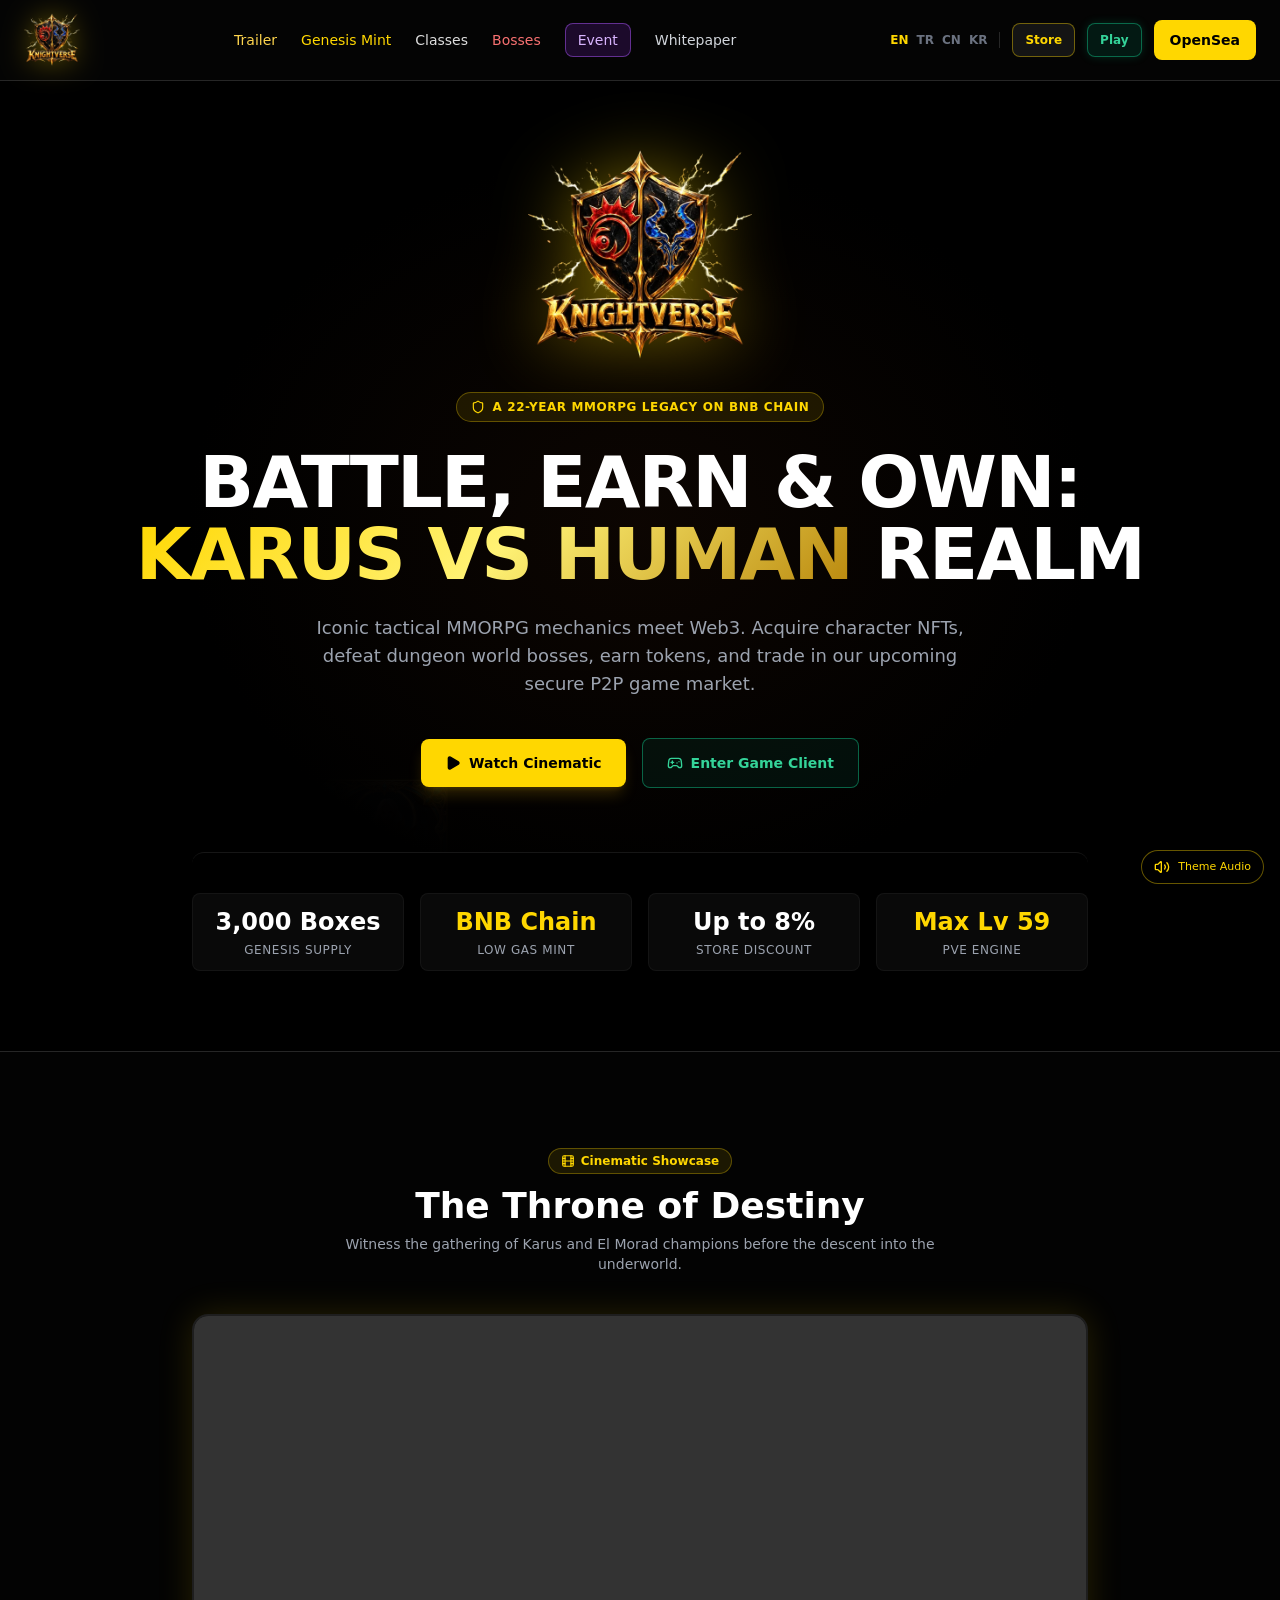
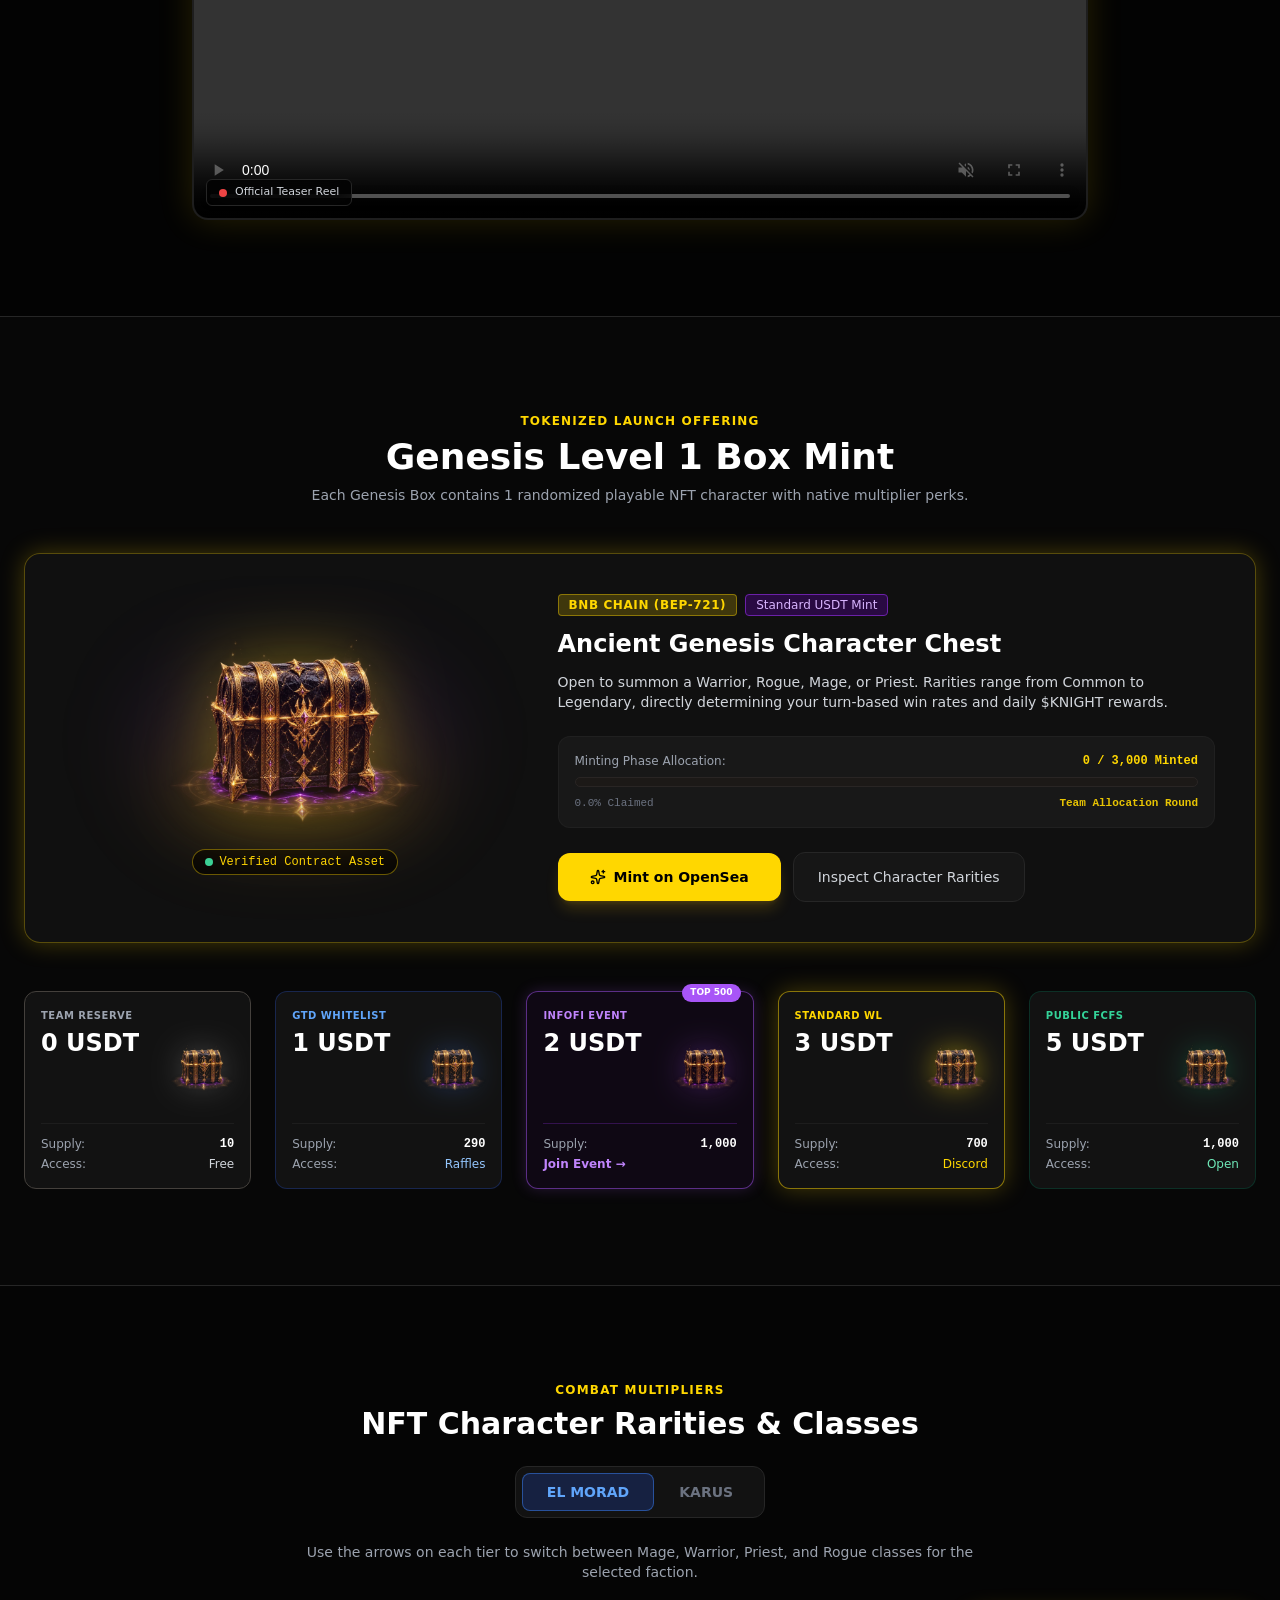
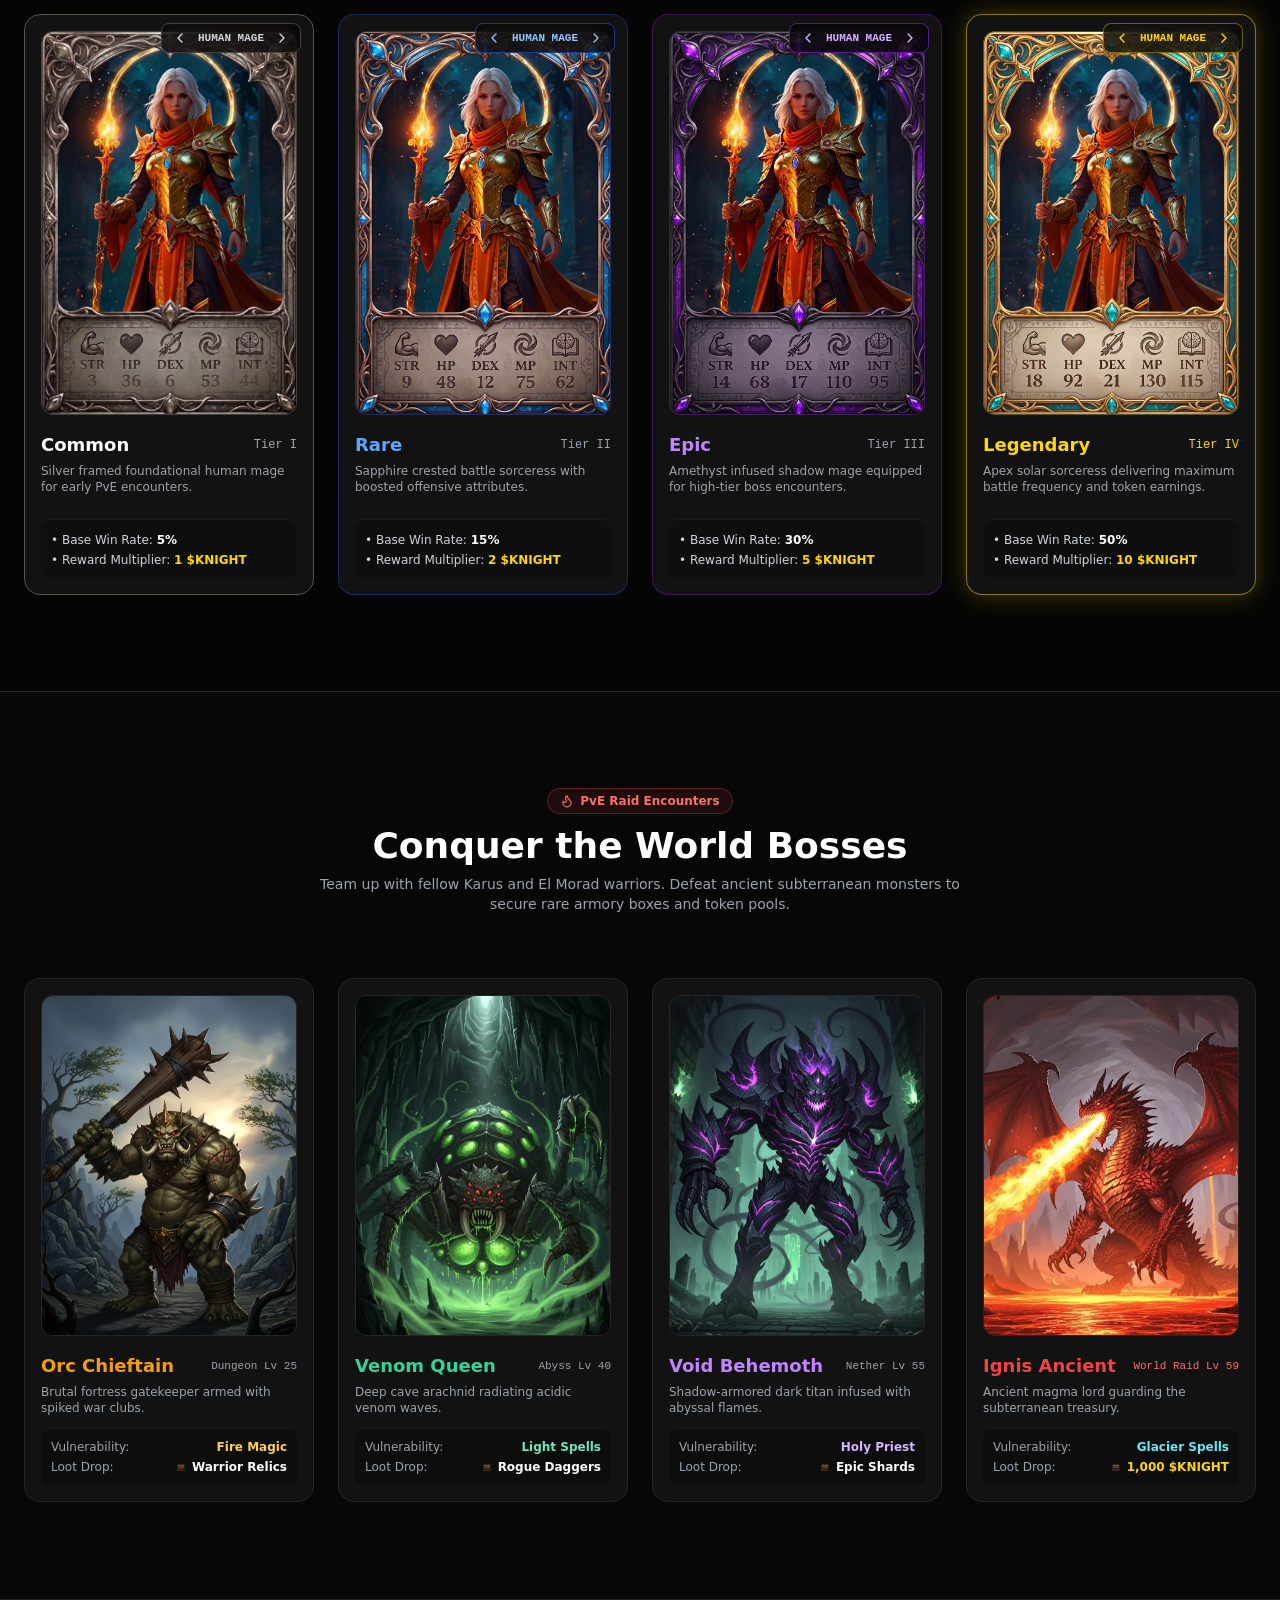
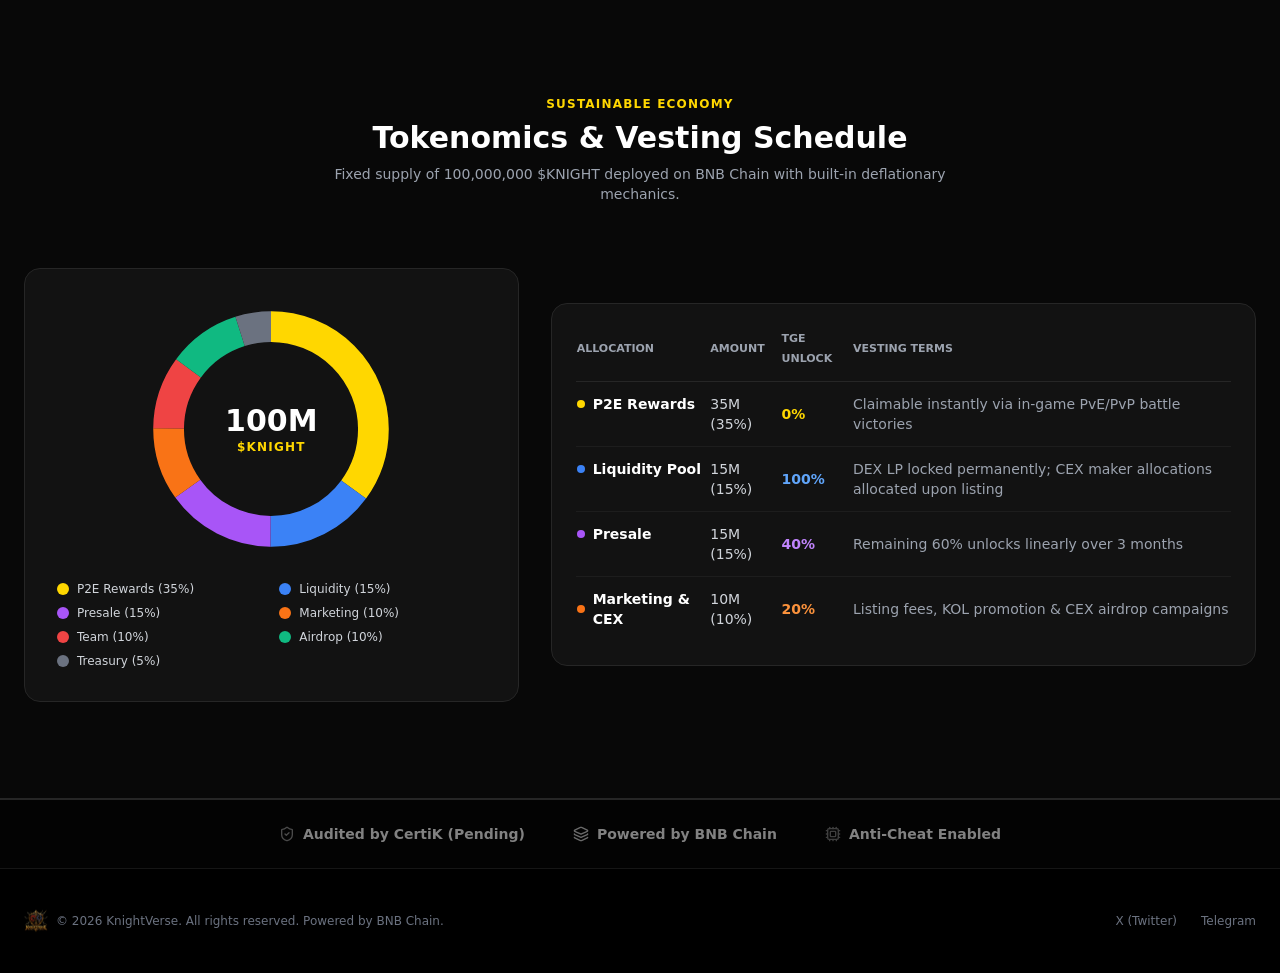
<file: index.html>
<!DOCTYPE html>
<html lang="en" class="scroll-smooth">
<head>
  <meta charset="UTF-8" />
  <meta http-equiv="Content-Security-Policy" content="default-src 'self'; script-src 'self' 'unsafe-inline' https://cdn.jsdelivr.net; style-src 'self' 'unsafe-inline' https://cdn.jsdelivr.net https://fonts.googleapis.com; font-src 'self' https://fonts.gstatic.com; img-src 'self' data: blob:; media-src 'self'; connect-src 'self' blob: https://ghnyalgjoahltifsjsqb.supabase.co http://localhost:* http://127.0.0.1:*; object-src 'none'; base-uri 'self'; form-action 'self'" />
  <meta name="referrer" content="strict-origin-when-cross-origin" />
  <meta name="viewport" content="width=device-width, initial-scale=1.0" />
  <title>KnightVerse | Web3 Play-to-Earn MMORPG</title>
  <link rel="icon" type="image/png" sizes="32x32" href="assets/img/brand/favicon-32.png" />
  <link rel="apple-touch-icon" href="assets/img/brand/apple-touch-icon.png" />
  
  <!-- Kütüphaneler -->
  <script src="assets/js/icons.js"></script>
  <link rel="stylesheet" href="https://cdn.jsdelivr.net/npm/aos@2.3.1/dist/aos.css" integrity="sha384-/rJKQnzOkEo+daG0jMjU1IwwY9unxt1NBw3Ef2fmOJ3PW/TfAg2KXVoWwMZQZtw9" crossorigin="anonymous" />
  
  <!-- Tailwind Ayarları -->
  
  <!-- Özel Stiller ve Animasyonlar -->
  <style>
    .gold-gradient-text { background: linear-gradient(135deg, #FFD700 0%, #FFF275 50%, #B8860B 100%); -webkit-background-clip: text; -webkit-text-fill-color: transparent; }
    .gold-glow { box-shadow: 0 0 25px rgba(255, 215, 0, 0.25); }
    .video-glow { box-shadow: 0 0 35px rgba(255, 215, 0, 0.15); }
    
    @keyframes pulse-gold { 0%, 100% { opacity: 1; transform: scale(1); } 50% { opacity: 0.7; transform: scale(1.05); } }
    .animate-pulse-gold { animation: pulse-gold 2.5s infinite ease-in-out; }
    
    .blend-logo { mix-blend-mode: screen; }
    
    /* YÜZEN NFT ANİMASYONLARI (PARALLAX HİSSİ) */
    @keyframes float-1 { 0%, 100% { transform: translateY(0px) rotate(-5deg); } 50% { transform: translateY(-20px) rotate(2deg); } }
    @keyframes float-2 { 0%, 100% { transform: translateY(0px) rotate(5deg) scale(1); } 50% { transform: translateY(-25px) rotate(-3deg) scale(1.05); } }
    @keyframes float-3 { 0%, 100% { transform: translateY(0px) rotate(-10deg); } 50% { transform: translateY(15px) rotate(5deg); } }
    @keyframes float-4 { 0%, 100% { transform: translateY(0px) rotate(10deg); } 50% { transform: translateY(-15px) rotate(-5deg); } }
    
    .nft-float-1 { animation: float-1 7s ease-in-out infinite; }
    .nft-float-2 { animation: float-2 8s ease-in-out infinite; }
    .nft-float-3 { animation: float-3 9s ease-in-out infinite; }
    .nft-float-4 { animation: float-4 10s ease-in-out infinite; }
    
    @keyframes float-box { 0%, 100% { transform: translateY(0px); } 50% { transform: translateY(-8px); } }
    .animate-float { animation: float-box 4s ease-in-out infinite; }
  </style>
  <link rel="stylesheet" href="assets/css/site.css" />
</head>
<body class="bg-[#050505] text-[#DDDDDD] font-sans antialiased selection:bg-brand-gold selection:text-black overflow-x-hidden">

  <!-- Arkaplan Müziği -->
  <audio id="bgMusic" loop preload="none">
    <source src="assets/media/theme.mp3" type="audio/mpeg" />
  </audio>

  <!-- Müzik Kontrol Butonu -->
  <div class="fixed bottom-4 right-4 z-50">
    <button id="audioToggle" class="flex items-center gap-2 px-3 py-2 rounded-full bg-black/80 backdrop-blur-md border border-brand-gold/40 text-brand-gold text-xs shadow-xl hover:bg-black transition">
      <i id="audioIcon" data-lucide="volume-2" class="w-4 h-4 animate-pulse-gold"></i>
      <span id="audioText" class="font-medium text-[11px] hidden sm:inline" data-i18n="audio_theme">Theme Audio</span>
    </button>
  </div>

  <!-- ÜST MENÜ (NAVBAR) -->
  <nav class="fixed top-0 left-0 w-full z-50 bg-[#050505]/95 backdrop-blur-md border-b border-brand-border">
    <div class="max-w-7xl mx-auto px-3 sm:px-6 h-16 sm:h-20 flex items-center justify-between">
      
      <!-- Logo -->
      <a href="#" class="flex items-center gap-2">
        <img src="assets/img/brand/logo.webp" alt="KnightVerse Logo" class="h-11 sm:h-14 w-auto object-contain blend-logo drop-shadow-[0_0_15px_rgba(255,215,0,0.4)]" />
      </a>

      <!-- Desktop Linkler -->
      <div class="hidden lg:flex items-center gap-6 text-sm font-medium">
        <a href="#teaser" data-i18n="nav_trailer" class="hover:text-brand-gold transition text-amber-300 flex items-center gap-1">Trailer</a>
        <a href="#mint" data-i18n="nav_mint" class="hover:text-brand-gold transition text-brand-gold flex items-center gap-1">Genesis Mint</a>
        <a href="#rarity" data-i18n="nav_classes" class="hover:text-brand-gold transition">Classes</a>
        <a href="#bosses" data-i18n="nav_bosses" class="hover:text-brand-gold transition text-red-400 flex items-center gap-1.5">Bosses</a>
        <a href="infofi.html" data-i18n="nav_event" class="px-3 py-1.5 rounded-lg bg-purple-900/30 border border-purple-500/50 text-purple-300 hover:bg-purple-500/20 hover:text-white transition flex items-center gap-1.5 animate-pulse">Event</a>
        <a href="whitepaper.html" data-i18n="nav_wp" class="hover:text-brand-gold transition text-gray-300 flex items-center gap-1.5">Whitepaper</a>
      </div>

      <!-- Sağ Aksiyonlar -->
      <div class="flex items-center gap-2">
        <div class="hidden sm:flex items-center gap-3">
            <!-- Dil Seçenekleri -->
            <div class="flex items-center gap-2 text-xs border-r border-brand-border pr-3">
                <a onclick="setLanguage('en')" class="lang-btn text-brand-gold cursor-default font-extrabold">EN</a>
                <a onclick="setLanguage('tr')" class="lang-btn text-gray-500 hover:text-white transition cursor-pointer font-extrabold">TR</a>
                <a onclick="setLanguage('cn')" class="lang-btn text-gray-500 hover:text-white transition cursor-pointer font-extrabold">CN</a>
                <a onclick="setLanguage('kr')" class="lang-btn text-gray-500 hover:text-white transition cursor-pointer font-extrabold">KR</a>
            </div>
            
            <a href="store.html" data-i18n="nav_store" class="px-3 py-2 rounded-lg bg-[#141414] border border-brand-gold/40 text-brand-gold font-semibold text-xs hover:bg-brand-gold/10 transition flex items-center gap-1.5">Store</a>
            <a href="arena.html" data-i18n="nav_play" class="px-3 py-2 rounded-lg bg-emerald-900/30 border border-emerald-500/50 text-emerald-400 font-semibold text-xs hover:bg-emerald-500/20 transition flex items-center gap-1.5 shadow-[0_0_10px_rgba(16,185,129,0.2)]">Play</a>
        </div>
        <a href="https://opensea.io" target="_blank" rel="noopener noreferrer" data-i18n="nav_opensea" class="px-3 py-1.5 sm:px-4 sm:py-2.5 rounded-lg bg-brand-gold text-black font-semibold text-xs sm:text-sm hover:bg-brand-goldHover transition flex items-center gap-1.5 ml-1">OpenSea</a>
      </div>
    </div>

    <!-- Mobil Alt Menü -->
    <div class="sm:hidden border-t border-brand-border/60 bg-[#0a0a0a] px-2 py-2 flex items-center justify-between text-[11px] overflow-x-auto gap-2">
        <div class="flex items-center gap-1.5 border-r border-brand-border pr-2 shrink-0">
            <a onclick="setLanguage('en')" class="lang-btn text-brand-gold font-bold">EN</a>
            <a onclick="setLanguage('tr')" class="lang-btn text-gray-500 hover:text-white">TR</a>
            <a onclick="setLanguage('cn')" class="lang-btn text-gray-500 hover:text-white">CN</a>
            <a onclick="setLanguage('kr')" class="lang-btn text-gray-500 hover:text-white">KR</a>
        </div>
        <a href="arena.html" data-i18n="nav_play" class="px-2.5 py-1.5 rounded bg-emerald-900/30 border border-emerald-500/50 text-emerald-400 font-bold whitespace-nowrap shadow-[0_0_8px_rgba(16,185,129,0.2)]">Play</a>
        <a href="store.html" data-i18n="nav_store" class="px-2.5 py-1.5 rounded bg-[#161616] border border-brand-gold/40 text-brand-gold font-bold whitespace-nowrap">Store</a>
    </div>
  </nav>

  <!-- HERO BÖLÜMÜ (Ana Ekran) -->
  <header class="relative pt-28 sm:pt-36 pb-16 sm:pb-20 overflow-hidden border-b border-brand-border bg-black">
    
    <!-- Yüzen NFT'ler (Sadece masaüstünde) -->
    <div class="absolute inset-0 z-0 pointer-events-none opacity-20 hidden md:block">
      <img src="assets/img/heroes/epic.jpg" class="absolute top-32 left-10 w-24 h-36 object-cover rounded-xl nft-float-1 border border-purple-500/30" />
      <img src="assets/img/heroes/legendary.jpg" class="absolute bottom-20 left-1/4 w-32 h-48 object-cover rounded-xl nft-float-2 border border-brand-gold/40 shadow-[0_0_20px_rgba(255,215,0,0.2)]" />
      <img src="assets/img/heroes/rare.jpg" class="absolute top-20 right-1/4 w-20 h-32 object-cover rounded-xl nft-float-3 border border-blue-500/30" />
      <img src="assets/img/heroes/common.jpg" class="absolute bottom-32 right-10 w-28 h-40 object-cover rounded-xl nft-float-4 border border-gray-500/30" />
    </div>

    <!-- Işık Efekti -->
    <div class="absolute inset-0 bg-[radial-gradient(ellipse_at_center,_var(--tw-gradient-stops))] from-amber-900/10 via-black to-black z-0"></div>

    <div class="max-w-7xl mx-auto px-4 sm:px-6 relative z-10 text-center">
      
      <div class="flex justify-center mb-4 sm:mb-6" data-aos="zoom-in" data-aos-duration="1000">
        <img src="assets/img/brand/logo.webp" alt="KnightVerse" class="w-36 sm:w-56 h-auto object-contain blend-logo drop-shadow-[0_0_35px_rgba(255,215,0,0.45)] mx-auto animate-pulse-gold" />
      </div>

      <div data-aos="fade-up" data-aos-delay="200" data-i18n="hero_badge" class="inline-flex items-center gap-2 px-3.5 py-1.5 rounded-full border border-brand-gold/30 bg-brand-gold/10 text-brand-gold text-xs font-semibold uppercase tracking-wider mb-6"></div>
      
      <h1 data-aos="fade-up" data-aos-delay="400" data-i18n="hero_title" class="text-3xl sm:text-5xl lg:text-7xl font-extrabold tracking-tight text-white mb-6 leading-tight"></h1>
      
      <p data-aos="fade-up" data-aos-delay="500" data-i18n="hero_desc" class="max-w-2xl mx-auto text-sm sm:text-base md:text-lg text-gray-400 mb-8 sm:mb-10 leading-relaxed"></p>
      
      <div data-aos="zoom-in" data-aos-delay="600" class="flex flex-col sm:flex-row items-center justify-center gap-3 sm:gap-4 max-w-md mx-auto sm:max-w-none">
        <a href="#teaser" data-i18n="btn_watch" class="w-full sm:w-auto px-6 py-3.5 rounded-lg bg-brand-gold text-black font-bold text-sm hover:bg-brand-goldHover transition flex items-center justify-center gap-2 shadow-lg shadow-yellow-500/20"></a>
        <a href="arena.html" data-i18n="btn_enter" class="w-full sm:w-auto px-6 py-3.5 rounded-lg bg-emerald-900/20 border border-emerald-500/50 text-emerald-400 font-bold text-sm hover:bg-emerald-900/40 transition flex items-center justify-center gap-2"></a>
      </div>

      <!-- İstatistik Kartları -->
      <div data-aos="fade-up" data-aos-delay="800" class="grid grid-cols-2 md:grid-cols-4 gap-3 sm:gap-4 max-w-4xl mx-auto mt-12 sm:mt-16 pt-8 sm:pt-10 border-t border-brand-border/60 backdrop-blur-sm bg-black/40 rounded-xl">
        <div class="p-3 bg-brand-card/50 rounded-lg border border-brand-border/40">
          <div class="text-xl sm:text-2xl font-bold text-white" data-i18n="stat1_val"></div>
          <div class="text-[11px] sm:text-xs text-gray-400 uppercase tracking-wider mt-1" data-i18n="stat1_lbl"></div>
        </div>
        <div class="p-3 bg-brand-card/50 rounded-lg border border-brand-border/40">
          <div class="text-xl sm:text-2xl font-bold text-brand-gold" data-i18n="stat2_val"></div>
          <div class="text-[11px] sm:text-xs text-gray-400 uppercase tracking-wider mt-1" data-i18n="stat2_lbl"></div>
        </div>
        <div class="p-3 bg-brand-card/50 rounded-lg border border-brand-border/40">
          <div class="text-xl sm:text-2xl font-bold text-white" data-i18n="stat3_val"></div>
          <div class="text-[11px] sm:text-xs text-gray-400 uppercase tracking-wider mt-1" data-i18n="stat3_lbl"></div>
        </div>
        <div class="p-3 bg-brand-card/50 rounded-lg border border-brand-border/40">
          <div class="text-xl sm:text-2xl font-bold text-brand-gold" data-i18n="stat4_val"></div>
          <div class="text-[11px] sm:text-xs text-gray-400 uppercase tracking-wider mt-1" data-i18n="stat4_lbl"></div>
        </div>
      </div>
    </div>
  </header>

  <!-- FRAGMAN (Teaser) -->
  <section id="teaser" class="py-16 sm:py-24 border-b border-brand-border bg-[#030303]">
    <div class="max-w-6xl mx-auto px-4 sm:px-6">
      <div class="text-center max-w-2xl mx-auto mb-10" data-aos="fade-up">
        <div data-i18n="teaser_badge" class="inline-flex items-center gap-1.5 px-3 py-1 rounded-full border border-brand-gold/30 bg-brand-gold/10 text-brand-gold text-xs font-semibold mb-3"></div>
        <h2 data-i18n="teaser_title" class="text-2xl sm:text-4xl font-extrabold text-white"></h2>
        <p data-i18n="teaser_desc" class="text-xs sm:text-sm text-gray-400 mt-2"></p>
      </div>
      <div data-aos="zoom-in" data-aos-duration="1200" class="relative rounded-2xl overflow-hidden border-2 border-brand-border/80 hover:border-brand-gold/50 transition video-glow bg-black max-w-4xl mx-auto">
        <video autoplay muted loop playsinline controls class="w-full aspect-video object-cover">
          <source src="assets/media/intro.mp4" type="video/mp4" />
        </video>
        <div data-i18n="teaser_tag" class="absolute bottom-3 left-3 hidden sm:flex items-center gap-2 px-3 py-1 rounded-md bg-black/70 backdrop-blur-md border border-brand-border text-[11px] text-gray-300"></div>
      </div>
    </div>
  </section>

  <!-- GENESIS MINT BÖLÜMÜ -->
  <section id="mint" class="py-16 sm:py-24 border-b border-brand-border bg-[#070707] relative overflow-hidden">
    <div class="max-w-7xl mx-auto px-4 sm:px-6 relative z-10">
      
      <div class="text-center max-w-2xl mx-auto mb-12" data-aos="fade-up">
        <h2 data-i18n="mint_badge" class="text-xs font-bold text-brand-gold tracking-widest uppercase mb-2"></h2>
        <h3 data-i18n="mint_title" class="text-2xl sm:text-4xl font-extrabold text-white"></h3>
        <p data-i18n="mint_desc" class="text-xs sm:text-sm text-gray-400 mt-2"></p>
      </div>

      <!-- Sandık Kartı -->
      <div class="bg-brand-card/90 border border-brand-gold/30 rounded-2xl p-6 sm:p-10 mb-12 gold-glow backdrop-blur-sm" data-aos="fade-up" data-aos-duration="1000">
        <div class="grid grid-cols-1 lg:grid-cols-12 gap-8 items-center">
          
          <div class="lg:col-span-5 flex flex-col items-center justify-center text-center relative" data-aos="zoom-in-up" data-aos-delay="200">
            <div class="relative w-64 sm:w-80 h-auto">
              <div class="absolute inset-0 bg-gradient-to-t from-amber-500/20 via-purple-600/10 to-transparent blur-2xl rounded-full"></div>
              <img src="assets/img/items/loot.webp" alt="Chest" class="relative w-full h-auto object-contain blend-logo drop-shadow-[0_0_35px_rgba(255,215,0,0.4)] animate-float mx-auto" />
            </div>
            <div data-i18n="mint_asset" class="inline-flex items-center gap-1.5 px-3 py-1 rounded-full bg-black/80 border border-brand-gold/40 text-brand-gold text-xs font-mono mt-3"></div>
          </div>

          <div class="lg:col-span-7 flex flex-col justify-between" data-aos="fade-left" data-aos-delay="300">
            <div>
              <div class="flex flex-wrap items-center gap-2 mb-3">
                <span class="px-2.5 py-0.5 rounded bg-brand-gold/20 text-brand-gold border border-brand-gold/40 text-xs font-bold uppercase tracking-wider">BNB Chain (BEP-721)</span>
                <span data-i18n="mint_usdt" class="px-2.5 py-0.5 rounded bg-purple-950/60 text-purple-300 border border-purple-800 text-xs font-medium"></span>
              </div>
              <h4 data-i18n="mint_chest_title" class="text-xl sm:text-2xl font-bold text-white mb-3"></h4>
              <p data-i18n="mint_chest_desc" class="text-xs sm:text-sm text-gray-300 leading-relaxed mb-6"></p>
              
              <!-- İlerleme Çubuğu -->
              <div class="bg-[#181818] p-4 rounded-xl border border-brand-border/60 mb-6">
                <div class="flex justify-between text-xs mb-2">
                  <span data-i18n="mint_prog_lbl" class="text-gray-400 font-medium"></span>
                  <span id="mintCountText" class="text-brand-gold font-bold font-mono">0 / 3,000 Minted</span>
                </div>
                <div class="w-full bg-stone-900 rounded-full h-2.5 overflow-hidden border border-stone-800">
                  <div id="mintProgressBar" class="bg-gradient-to-r from-amber-500 to-brand-gold h-2.5 rounded-full transition-all duration-700" style="width: 0%"></div>
                </div>
                <div class="flex justify-between text-[11px] text-gray-500 mt-2 font-mono">
                  <span id="mintPercentText">0.0% Claimed</span>
                  <span data-i18n="mint_alloc_lbl" class="text-brand-gold/90 font-semibold"></span>
                </div>
              </div>
            </div>
            
            <div class="flex flex-col sm:flex-row items-center gap-3">
              <a href="https://opensea.io" target="_blank" rel="noopener noreferrer" data-i18n="btn_mint" class="w-full sm:w-auto px-8 py-3.5 rounded-xl bg-brand-gold text-black font-extrabold text-sm hover:bg-brand-goldHover transition flex items-center justify-center gap-2 shadow-lg shadow-yellow-500/20"></a>
              <a href="#rarity" data-i18n="btn_inspect" class="w-full sm:w-auto px-6 py-3.5 rounded-xl bg-[#161616] border border-brand-border text-gray-300 text-sm hover:border-brand-gold hover:text-white transition flex items-center justify-center gap-2"></a>
            </div>
          </div>
        </div>
      </div>

      <!-- Satış Turları Kartları -->
      <div class="grid grid-cols-1 sm:grid-cols-2 lg:grid-cols-5 gap-4 sm:gap-6 mt-8">
        <div class="bg-brand-card border border-stone-700 rounded-xl p-4 flex flex-col justify-between hover:border-stone-500 transition" data-aos="fade-up" data-aos-delay="100">
          <div>
            <div data-i18n="c1_title" class="text-[10px] font-bold text-gray-400 uppercase tracking-wider mb-1"></div>
            <div class="flex justify-between">
              <div class="text-2xl font-black text-white">0 USDT</div>
              <img src="assets/img/items/loot.webp" class="w-16 h-16 sm:w-20 sm:h-20 object-contain blend-logo drop-shadow-[0_0_15px_rgba(255,255,255,0.2)] -mr-2" />
            </div>
          </div>
          <div class="mt-4 pt-3 border-t border-brand-border/60 text-xs">
            <div class="flex justify-between"><span data-i18n="lbl_supply" class="text-gray-400"></span> <span class="font-bold text-white font-mono">10</span></div>
            <div class="flex justify-between mt-1"><span data-i18n="lbl_access" class="text-gray-400"></span> <span data-i18n="c1_acc" class="text-gray-300"></span></div>
          </div>
        </div>
        
        <div class="bg-brand-card border border-blue-900/50 rounded-xl p-4 flex flex-col justify-between hover:border-blue-500/70 transition" data-aos="fade-up" data-aos-delay="200">
          <div>
            <div data-i18n="c2_title" class="text-[10px] font-bold text-blue-400 uppercase tracking-wider mb-1"></div>
            <div class="flex justify-between">
              <div class="text-2xl font-black text-white">1 USDT</div>
              <img src="assets/img/items/loot.webp" class="w-16 h-16 sm:w-20 sm:h-20 object-contain blend-logo drop-shadow-[0_0_15px_rgba(59,130,246,0.3)] -mr-2" />
            </div>
          </div>
          <div class="mt-4 pt-3 border-t border-brand-border/60 text-xs">
            <div class="flex justify-between"><span data-i18n="lbl_supply" class="text-gray-400"></span> <span class="font-bold text-white font-mono">290</span></div>
            <div class="flex justify-between mt-1"><span data-i18n="lbl_access" class="text-gray-400"></span> <span data-i18n="c2_acc" class="text-blue-300"></span></div>
          </div>
        </div>

        <div class="bg-purple-900/10 border border-purple-500/50 rounded-xl p-4 flex flex-col justify-between relative shadow-[0_0_15px_rgba(168,85,247,0.2)] hover:border-purple-400 transition cursor-pointer" onclick="window.location.href='infofi.html'" data-aos="fade-up" data-aos-delay="300">
          <div class="absolute -top-2 right-3 bg-purple-500 text-white text-[9px] font-black px-2 py-0.5 rounded-full uppercase">Top 500</div>
          <div>
            <div data-i18n="c3_title" class="text-[10px] font-bold text-purple-400 uppercase tracking-wider mb-1"></div>
            <div class="flex justify-between">
              <div class="text-2xl font-black text-white">2 USDT</div>
              <img src="assets/img/items/loot.webp" class="w-16 h-16 sm:w-20 sm:h-20 object-contain blend-logo drop-shadow-[0_0_15px_rgba(168,85,247,0.3)] -mr-2" />
            </div>
          </div>
          <div class="mt-4 pt-3 border-t border-purple-900/50 text-xs">
            <div class="flex justify-between"><span data-i18n="lbl_supply" class="text-gray-400"></span> <span class="font-bold text-white font-mono">1,000</span></div>
            <a href="infofi.html" data-i18n="c3_acc" class="flex justify-between mt-1 text-purple-400 hover:text-white transition font-semibold"></a>
          </div>
        </div>

        <div class="bg-brand-card border border-brand-gold/50 rounded-xl p-4 flex flex-col justify-between gold-glow relative" data-aos="fade-up" data-aos-delay="400">
          <div>
            <div data-i18n="c4_title" class="text-[10px] font-bold text-brand-gold uppercase tracking-wider mb-1"></div>
            <div class="flex justify-between">
              <div class="text-2xl font-black text-white">3 USDT</div>
              <img src="assets/img/items/loot.webp" class="w-16 h-16 sm:w-20 sm:h-20 object-contain blend-logo drop-shadow-[0_0_15px_rgba(255,215,0,0.5)] animate-pulse-gold -mr-2" />
            </div>
          </div>
          <div class="mt-4 pt-3 border-t border-brand-border/60 text-xs">
            <div class="flex justify-between"><span data-i18n="lbl_supply" class="text-gray-400"></span> <span class="font-bold text-white font-mono">700</span></div>
            <div class="flex justify-between mt-1"><span data-i18n="lbl_access" class="text-gray-400"></span> <span data-i18n="c4_acc" class="text-brand-gold"></span></div>
          </div>
        </div>

        <div class="bg-brand-card border border-emerald-900/50 rounded-xl p-4 flex flex-col justify-between hover:border-emerald-500/70 transition" data-aos="fade-up" data-aos-delay="500">
          <div>
            <div data-i18n="c5_title" class="text-[10px] font-bold text-emerald-400 uppercase tracking-wider mb-1"></div>
            <div class="flex justify-between">
              <div class="text-2xl font-black text-white">5 USDT</div>
              <img src="assets/img/items/loot.webp" class="w-16 h-16 sm:w-20 sm:h-20 object-contain blend-logo drop-shadow-[0_0_15px_rgba(16,185,129,0.3)] -mr-2" />
            </div>
          </div>
          <div class="mt-4 pt-3 border-t border-brand-border/60 text-xs">
            <div class="flex justify-between"><span data-i18n="lbl_supply" class="text-gray-400"></span> <span class="font-bold text-white font-mono">1,000</span></div>
            <div class="flex justify-between mt-1"><span data-i18n="lbl_access" class="text-gray-400"></span> <span data-i18n="c5_acc" class="text-emerald-300"></span></div>
          </div>
        </div>
      </div>
    </div>
  </section>

  <!-- SINIFLAR VE NADİRLİK BÖLÜMÜ (Rarity Slider) -->
  <section id="rarity" class="py-16 sm:py-24 border-b border-brand-border">
    <div class="max-w-7xl mx-auto px-4 sm:px-6">
      
      <div class="text-center max-w-2xl mx-auto mb-8" data-aos="fade-up">
        <h2 data-i18n="rarity_badge" class="text-xs font-bold text-brand-gold tracking-widest uppercase mb-2"></h2>
        <h3 data-i18n="rarity_title" class="text-2xl sm:text-3xl font-extrabold text-white mb-6"></h3>
        
        <!-- Irk Değiştirme Butonları -->
        <div class="inline-flex bg-[#121212] p-1.5 rounded-xl border border-brand-border">
          <button id="btn-human" onclick="setFaction('human')" data-i18n="rarity_elmorad" class="px-6 py-2 rounded-lg bg-blue-900/40 text-blue-400 font-extrabold text-xs sm:text-sm border border-blue-500/50 transition"></button>
          <button id="btn-karus" onclick="setFaction('karus')" data-i18n="rarity_karus" class="px-6 py-2 rounded-lg text-gray-500 font-extrabold text-xs sm:text-sm hover:text-white transition border border-transparent"></button>
        </div>
        
        <p data-i18n="rarity_desc" class="text-xs sm:text-sm text-gray-400 mt-6"></p>
      </div>

      <div class="grid grid-cols-1 sm:grid-cols-2 lg:grid-cols-4 gap-6">
        
        <!-- TIER 1 -->
        <div class="bg-brand-card border border-stone-600 rounded-2xl p-4 transition flex flex-col justify-between relative group" data-aos="fade-up" data-aos-delay="100">
          <div class="absolute top-2 right-3 z-20 flex items-center gap-1 bg-black/70 backdrop-blur-md px-2 py-1 rounded-lg border border-stone-700 text-[11px] text-gray-300">
            <button onclick="slideCard('common', -1)" class="hover:text-brand-gold p-0.5"><i data-lucide="chevron-left" class="w-4 h-4"></i></button>
            <span id="common-name" class="font-bold font-mono px-1">MAGE</span>
            <button onclick="slideCard('common', 1)" class="hover:text-brand-gold p-0.5"><i data-lucide="chevron-right" class="w-4 h-4"></i></button>
          </div>
          <div>
            <div class="w-full aspect-[2/3] rounded-xl overflow-hidden mb-4 border border-stone-700 bg-[#161616] relative">
              <img id="common-img" src="assets/img/heroes/common.jpg" class="w-full h-full object-cover transition-all duration-300" />
            </div>
            <div class="flex items-center justify-between mb-1">
              <h4 data-i18n="t1_name" class="font-bold text-white text-lg"></h4>
              <span data-i18n="t1_lvl" class="text-xs text-stone-400 font-mono"></span>
            </div>
            <p id="common-desc" class="text-xs text-gray-400 mb-4 h-10"></p>
          </div>
          <div class="text-xs border-t border-brand-border/60 pt-3 text-gray-300 space-y-1 bg-[#0a0a0a]/50 p-2.5 rounded-lg">
            <div>• <span data-i18n="lbl_winrate"></span> <span class="text-white font-semibold">5%</span></div>
            <div>• <span data-i18n="lbl_reward"></span> <span class="text-brand-gold font-semibold">1 $KNIGHT</span></div>
          </div>
        </div>
        
        <!-- TIER 2 -->
        <div class="bg-brand-card border border-blue-900/60 rounded-2xl p-4 transition flex flex-col justify-between relative group" data-aos="fade-up" data-aos-delay="200">
          <div class="absolute top-2 right-3 z-20 flex items-center gap-1 bg-black/70 backdrop-blur-md px-2 py-1 rounded-lg border border-blue-900 text-[11px] text-blue-300">
            <button onclick="slideCard('rare', -1)" class="hover:text-brand-gold p-0.5"><i data-lucide="chevron-left" class="w-4 h-4"></i></button>
            <span id="rare-name" class="font-bold font-mono px-1">MAGE</span>
            <button onclick="slideCard('rare', 1)" class="hover:text-brand-gold p-0.5"><i data-lucide="chevron-right" class="w-4 h-4"></i></button>
          </div>
          <div>
            <div class="w-full aspect-[2/3] rounded-xl overflow-hidden mb-4 border border-blue-900/70 bg-[#161616] relative">
              <img id="rare-img" src="assets/img/heroes/rare.jpg" class="w-full h-full object-cover" />
            </div>
            <div class="flex items-center justify-between mb-1">
              <h4 data-i18n="t2_name" class="font-bold text-blue-400 text-lg"></h4>
              <span data-i18n="t2_lvl" class="text-xs text-gray-400 font-mono"></span>
            </div>
            <p id="rare-desc" class="text-xs text-gray-400 mb-4 h-10"></p>
          </div>
          <div class="text-xs border-t border-brand-border/60 pt-3 text-gray-300 space-y-1 bg-[#0a0a0a]/50 p-2.5 rounded-lg">
            <div>• <span data-i18n="lbl_winrate"></span> <span class="text-white font-semibold">15%</span></div>
            <div>• <span data-i18n="lbl_reward"></span> <span class="text-brand-gold font-semibold">2 $KNIGHT</span></div>
          </div>
        </div>

        <!-- TIER 3 -->
        <div class="bg-brand-card border border-purple-900/60 rounded-2xl p-4 transition flex flex-col justify-between relative group" data-aos="fade-up" data-aos-delay="300">
          <div class="absolute top-2 right-3 z-20 flex items-center gap-1 bg-black/70 backdrop-blur-md px-2 py-1 rounded-lg border border-purple-900 text-[11px] text-purple-300">
            <button onclick="slideCard('epic', -1)" class="hover:text-brand-gold p-0.5"><i data-lucide="chevron-left" class="w-4 h-4"></i></button>
            <span id="epic-name" class="font-bold font-mono px-1">MAGE</span>
            <button onclick="slideCard('epic', 1)" class="hover:text-brand-gold p-0.5"><i data-lucide="chevron-right" class="w-4 h-4"></i></button>
          </div>
          <div>
            <div class="w-full aspect-[2/3] rounded-xl overflow-hidden mb-4 border border-purple-900/70 bg-[#161616] relative">
              <img id="epic-img" src="assets/img/heroes/epic.jpg" class="w-full h-full object-cover" />
            </div>
            <div class="flex items-center justify-between mb-1">
              <h4 data-i18n="t3_name" class="font-bold text-purple-400 text-lg"></h4>
              <span data-i18n="t3_lvl" class="text-xs text-gray-400 font-mono"></span>
            </div>
            <p id="epic-desc" class="text-xs text-gray-400 mb-4 h-10"></p>
          </div>
          <div class="text-xs border-t border-brand-border/60 pt-3 text-gray-300 space-y-1 bg-[#0a0a0a]/50 p-2.5 rounded-lg">
            <div>• <span data-i18n="lbl_winrate"></span> <span class="text-white font-semibold">30%</span></div>
            <div>• <span data-i18n="lbl_reward"></span> <span class="text-brand-gold font-semibold">5 $KNIGHT</span></div>
          </div>
        </div>

        <!-- TIER 4 -->
        <div class="bg-brand-card border border-brand-gold/50 rounded-2xl p-4 gold-glow transition flex flex-col justify-between relative group" data-aos="fade-up" data-aos-delay="400">
          <div class="absolute top-2 right-3 z-20 flex items-center gap-1 bg-black/70 backdrop-blur-md px-2 py-1 rounded-lg border border-brand-gold/40 text-[11px] text-brand-gold">
            <button onclick="slideCard('legendary', -1)" class="hover:text-white p-0.5"><i data-lucide="chevron-left" class="w-4 h-4"></i></button>
            <span id="legendary-name" class="font-bold font-mono px-1">MAGE</span>
            <button onclick="slideCard('legendary', 1)" class="hover:text-white p-0.5"><i data-lucide="chevron-right" class="w-4 h-4"></i></button>
          </div>
          <div>
            <div class="w-full aspect-[2/3] rounded-xl overflow-hidden mb-4 border border-brand-gold/30 bg-[#161616] relative">
              <img id="legendary-img" src="assets/img/heroes/legendary.jpg" class="w-full h-full object-cover" />
            </div>
            <div class="flex items-center justify-between mb-1">
              <h4 data-i18n="t4_name" class="font-bold text-brand-gold text-lg"></h4>
              <span data-i18n="t4_lvl" class="text-xs text-brand-gold font-mono"></span>
            </div>
            <p id="legendary-desc" class="text-xs text-gray-400 mb-4 h-10"></p>
          </div>
          <div class="text-xs border-t border-brand-border/60 pt-3 text-gray-300 space-y-1 bg-[#0a0a0a]/50 p-2.5 rounded-lg">
            <div>• <span data-i18n="lbl_winrate"></span> <span class="text-white font-semibold">50%</span></div>
            <div>• <span data-i18n="lbl_reward"></span> <span class="text-brand-gold font-semibold">10 $KNIGHT</span></div>
          </div>
        </div>

      </div>
    </div>
  </section>

  <!-- BOSSLAR BÖLÜMÜ -->
  <section id="bosses" class="py-16 sm:py-24 border-b border-brand-border bg-[#070707]">
    <div class="max-w-7xl mx-auto px-4 sm:px-6">
      <div class="text-center max-w-2xl mx-auto mb-12 sm:mb-16" data-aos="fade-up">
        <div data-i18n="boss_badge" class="inline-flex items-center gap-1.5 px-3 py-1 rounded-full border border-red-500/30 bg-red-500/10 text-red-400 text-xs font-semibold mb-3"></div>
        <h3 data-i18n="boss_title" class="text-2xl sm:text-4xl font-extrabold text-white"></h3>
        <p data-i18n="boss_desc" class="text-xs sm:text-sm text-gray-400 mt-2"></p>
      </div>

      <div class="grid grid-cols-1 sm:grid-cols-2 lg:grid-cols-4 gap-6">
        
        <!-- Boss 1 -->
        <div class="bg-brand-card border border-stone-800 rounded-2xl p-4 hover:border-amber-600 transition" data-aos="flip-left" data-aos-delay="100">
          <div>
            <div class="w-full aspect-[3/4] rounded-xl overflow-hidden mb-4 border border-stone-800">
              <img src="assets/img/bosses/boss-orc.webp" class="w-full h-full object-cover" />
            </div>
            <div class="flex items-center justify-between mb-1">
              <h4 data-i18n="b1_name" class="font-bold text-amber-500 sm:text-lg"></h4>
              <span data-i18n="b1_lvl" class="text-[11px] text-gray-400 font-mono"></span>
            </div>
            <p data-i18n="b1_desc" class="text-xs text-gray-400 mb-3"></p>
          </div>
          <div class="text-xs border-t border-brand-border/60 pt-2.5 text-gray-300 space-y-1 bg-[#0a0a0a]/60 p-2.5 rounded-lg">
            <div class="flex justify-between"><span data-i18n="lbl_vuln" class="text-gray-400"></span> <span data-i18n="b1_v" class="text-amber-300 font-semibold"></span></div>
            <div class="flex justify-between items-center"><span data-i18n="lbl_loot" class="text-gray-400"></span> <span data-i18n="b1_l" class="text-white font-semibold flex items-center gap-1"></span></div>
          </div>
        </div>

        <!-- Boss 2 -->
        <div class="bg-brand-card border border-stone-800 rounded-2xl p-4 hover:border-emerald-600 transition" data-aos="flip-left" data-aos-delay="200">
          <div>
            <div class="w-full aspect-[3/4] rounded-xl overflow-hidden mb-4 border border-stone-800">
              <img src="assets/img/bosses/boss-spider.webp" class="w-full h-full object-cover" />
            </div>
            <div class="flex items-center justify-between mb-1">
              <h4 data-i18n="b2_name" class="font-bold text-emerald-400 sm:text-lg"></h4>
              <span data-i18n="b2_lvl" class="text-[11px] text-gray-400 font-mono"></span>
            </div>
            <p data-i18n="b2_desc" class="text-xs text-gray-400 mb-3"></p>
          </div>
          <div class="text-xs border-t border-brand-border/60 pt-2.5 text-gray-300 space-y-1 bg-[#0a0a0a]/60 p-2.5 rounded-lg">
            <div class="flex justify-between"><span data-i18n="lbl_vuln" class="text-gray-400"></span> <span data-i18n="b2_v" class="text-emerald-300 font-semibold"></span></div>
            <div class="flex justify-between items-center"><span data-i18n="lbl_loot" class="text-gray-400"></span> <span data-i18n="b2_l" class="text-white font-semibold flex items-center gap-1"></span></div>
          </div>
        </div>

        <!-- Boss 3 -->
        <div class="bg-brand-card border border-stone-800 rounded-2xl p-4 hover:border-purple-600 transition" data-aos="flip-left" data-aos-delay="300">
          <div>
            <div class="w-full aspect-[3/4] rounded-xl overflow-hidden mb-4 border border-stone-800">
              <img src="assets/img/bosses/boss-void.webp" class="w-full h-full object-cover" />
            </div>
            <div class="flex items-center justify-between mb-1">
              <h4 data-i18n="b3_name" class="font-bold text-purple-400 sm:text-lg"></h4>
              <span data-i18n="b3_lvl" class="text-[11px] text-gray-400 font-mono"></span>
            </div>
            <p data-i18n="b3_desc" class="text-xs text-gray-400 mb-3"></p>
          </div>
          <div class="text-xs border-t border-brand-border/60 pt-2.5 text-gray-300 space-y-1 bg-[#0a0a0a]/60 p-2.5 rounded-lg">
            <div class="flex justify-between"><span data-i18n="lbl_vuln" class="text-gray-400"></span> <span data-i18n="b3_v" class="text-purple-300 font-semibold"></span></div>
            <div class="flex justify-between items-center"><span data-i18n="lbl_loot" class="text-gray-400"></span> <span data-i18n="b3_l" class="text-white font-semibold flex items-center gap-1"></span></div>
          </div>
        </div>

        <!-- Boss 4 -->
        <div class="bg-brand-card border border-stone-800 rounded-2xl p-4 hover:border-red-600 transition" data-aos="flip-left" data-aos-delay="400">
          <div>
            <div class="w-full aspect-[3/4] rounded-xl overflow-hidden mb-4 border border-stone-800">
              <img src="assets/img/bosses/boss-dragon.webp" class="w-full h-full object-cover" />
            </div>
            <div class="flex items-center justify-between mb-1">
              <h4 data-i18n="b4_name" class="font-bold text-red-500 sm:text-lg"></h4>
              <span data-i18n="b4_lvl" class="text-[11px] text-red-400 font-mono"></span>
            </div>
            <p data-i18n="b4_desc" class="text-xs text-gray-400 mb-3"></p>
          </div>
          <div class="text-xs border-t border-brand-border/60 pt-2.5 text-gray-300 space-y-1 bg-[#0a0a0a]/60 p-2.5 rounded-lg">
            <div class="flex justify-between"><span data-i18n="lbl_vuln" class="text-gray-400"></span> <span data-i18n="b4_v" class="text-cyan-300 font-semibold"></span></div>
            <div class="flex justify-between items-center"><span data-i18n="lbl_loot" class="text-gray-400"></span> <span data-i18n="b4_l" class="text-brand-gold font-semibold flex items-center gap-1"></span></div>
          </div>
        </div>

      </div>
    </div>
  </section>

  <!-- TOKENOMICS BÖLÜMÜ -->
  <section id="tokenomics" class="py-16 sm:py-24 border-b border-brand-border bg-[#080808]">
    <div class="max-w-7xl mx-auto px-4 sm:px-6">
      <div class="text-center max-w-2xl mx-auto mb-12 sm:mb-16" data-aos="fade-up">
        <h2 data-i18n="tok_badge" class="text-xs font-bold text-brand-gold tracking-widest uppercase mb-2"></h2>
        <h3 data-i18n="tok_title" class="text-2xl sm:text-3xl font-extrabold text-white"></h3>
        <p data-i18n="tok_desc" class="text-xs sm:text-sm text-gray-400 mt-2"></p>
      </div>

      <div class="grid grid-cols-1 lg:grid-cols-12 gap-8 items-center">
        <!-- Grafik -->
        <div class="lg:col-span-5 bg-brand-card border border-brand-border rounded-2xl p-6 sm:p-8 flex flex-col items-center" data-aos="fade-right">
          <div class="relative w-56 h-56 sm:w-64 sm:h-64 mb-6">
            <svg class="w-full h-full transform -rotate-90" viewBox="0 0 100 100">
              <circle cx="50" cy="50" r="40" fill="transparent" stroke="#1c1c1c" stroke-width="12"></circle>
              <circle cx="50" cy="50" r="40" fill="transparent" stroke="#FFD700" stroke-width="12" stroke-dasharray="88 251.3" stroke-dashoffset="0"></circle>
              <circle cx="50" cy="50" r="40" fill="transparent" stroke="#3b82f6" stroke-width="12" stroke-dasharray="37.7 251.3" stroke-dashoffset="-88"></circle>
              <circle cx="50" cy="50" r="40" fill="transparent" stroke="#a855f7" stroke-width="12" stroke-dasharray="37.7 251.3" stroke-dashoffset="-125.7"></circle>
              <circle cx="50" cy="50" r="40" fill="transparent" stroke="#f97316" stroke-width="12" stroke-dasharray="25.1 251.3" stroke-dashoffset="-163.4"></circle>
              <circle cx="50" cy="50" r="40" fill="transparent" stroke="#ef4444" stroke-width="12" stroke-dasharray="25.1 251.3" stroke-dashoffset="-188.5"></circle>
              <circle cx="50" cy="50" r="40" fill="transparent" stroke="#10b981" stroke-width="12" stroke-dasharray="25.1 251.3" stroke-dashoffset="-213.6"></circle>
              <circle cx="50" cy="50" r="40" fill="transparent" stroke="#6b7280" stroke-width="12" stroke-dasharray="12.6 251.3" stroke-dashoffset="-238.7"></circle>
            </svg>
            <div class="absolute inset-0 flex flex-col items-center justify-center text-center">
              <span class="text-2xl sm:text-3xl font-black text-white">100M</span>
              <span class="text-[10px] sm:text-xs text-brand-gold font-bold uppercase tracking-widest">$KNIGHT</span>
            </div>
          </div>
          <div class="grid grid-cols-2 gap-x-4 gap-y-2 text-xs w-full">
            <div class="flex items-center gap-2"><span class="w-3 h-3 rounded-full bg-[#FFD700] shrink-0"></span><span data-i18n="t_pie1" class="text-gray-300"></span></div>
            <div class="flex items-center gap-2"><span class="w-3 h-3 rounded-full bg-[#3b82f6] shrink-0"></span><span data-i18n="t_pie2" class="text-gray-300"></span></div>
            <div class="flex items-center gap-2"><span class="w-3 h-3 rounded-full bg-[#a855f7] shrink-0"></span><span data-i18n="t_pie3" class="text-gray-300"></span></div>
            <div class="flex items-center gap-2"><span class="w-3 h-3 rounded-full bg-[#f97316] shrink-0"></span><span data-i18n="t_pie4" class="text-gray-300"></span></div>
            <div class="flex items-center gap-2"><span class="w-3 h-3 rounded-full bg-[#ef4444] shrink-0"></span><span data-i18n="t_pie5" class="text-gray-300"></span></div>
            <div class="flex items-center gap-2"><span class="w-3 h-3 rounded-full bg-[#10b981] shrink-0"></span><span data-i18n="t_pie6" class="text-gray-300"></span></div>
            <div class="flex items-center gap-2 col-span-2"><span class="w-3 h-3 rounded-full bg-[#6b7280] shrink-0"></span><span data-i18n="t_pie7" class="text-gray-300"></span></div>
          </div>
        </div>

        <!-- Tablo -->
        <div class="lg:col-span-7 bg-brand-card border border-brand-border rounded-2xl p-5 sm:p-6 overflow-x-auto" data-aos="fade-left">
          <table class="w-full text-left text-xs sm:text-sm">
            <thead>
              <tr class="border-b border-brand-border text-gray-400 uppercase text-[11px] pb-3">
                <th data-i18n="th_1" class="pb-3 font-semibold"></th>
                <th data-i18n="th_2" class="pb-3 font-semibold"></th>
                <th data-i18n="th_3" class="pb-3 font-semibold"></th>
                <th data-i18n="th_4" class="pb-3 font-semibold"></th>
              </tr>
            </thead>
            <tbody class="divide-y divide-brand-border/60 text-gray-300">
              <tr>
                <td class="py-3 font-bold text-white flex items-center gap-2"><span class="w-2 h-2 rounded-full bg-brand-gold shrink-0"></span><span data-i18n="tb_1a"></span></td>
                <td class="py-3">35M (35%)</td>
                <td class="py-3 text-brand-gold font-semibold">0%</td>
                <td data-i18n="tb_1d" class="py-3 text-gray-400"></td>
              </tr>
              <tr>
                <td class="py-3 font-bold text-white flex items-center gap-2"><span class="w-2 h-2 rounded-full bg-blue-500 shrink-0"></span><span data-i18n="tb_2a"></span></td>
                <td class="py-3">15M (15%)</td>
                <td class="py-3 text-blue-400 font-semibold">100%</td>
                <td data-i18n="tb_2d" class="py-3 text-gray-400"></td>
              </tr>
              <tr>
                <td class="py-3 font-bold text-white flex items-center gap-2"><span class="w-2 h-2 rounded-full bg-purple-500 shrink-0"></span><span data-i18n="tb_3a"></span></td>
                <td class="py-3">15M (15%)</td>
                <td class="py-3 text-purple-400 font-semibold">40%</td>
                <td data-i18n="tb_3d" class="py-3 text-gray-400"></td>
              </tr>
              <tr>
                <td class="py-3 font-bold text-white flex items-center gap-2"><span class="w-2 h-2 rounded-full bg-orange-500 shrink-0"></span><span data-i18n="tb_4a"></span></td>
                <td class="py-3">10M (10%)</td>
                <td class="py-3 text-orange-400 font-semibold">20%</td>
                <td data-i18n="tb_4d" class="py-3 text-gray-400"></td>
              </tr>
            </tbody>
          </table>
        </div>
      </div>
    </div>
  </section>

  <!-- ALT BİLGİ VE PARTNERLER -->
  <div class="border-t border-brand-border bg-[#030303] py-6" data-aos="fade-in">
    <div class="max-w-7xl mx-auto px-4 flex flex-wrap justify-center items-center gap-6 sm:gap-12 opacity-50 grayscale hover:grayscale-0 transition duration-500">
      <span class="text-xs sm:text-sm font-bold text-white flex items-center gap-2">
        <i data-lucide="shield-check" class="w-4 h-4 text-emerald-500"></i> <span data-i18n="ft_audit"></span>
      </span>
      <span class="text-xs sm:text-sm font-bold text-white flex items-center gap-2">
        <i data-lucide="layers" class="w-4 h-4 text-brand-gold"></i> <span data-i18n="ft_chain"></span>
      </span>
      <span class="text-xs sm:text-sm font-bold text-white flex items-center gap-2">
        <i data-lucide="cpu" class="w-4 h-4 text-blue-500"></i> <span data-i18n="ft_ac"></span>
      </span>
    </div>
  </div>

  <footer class="py-10 bg-black border-t border-brand-border/60">
    <div class="max-w-7xl mx-auto px-4 sm:px-6 flex flex-col sm:flex-row items-center justify-between gap-4 text-xs text-gray-500 text-center sm:text-left">
      <div class="flex items-center gap-2 justify-center sm:justify-start">
        <img src="assets/img/brand/logo.webp" alt="KnightVerse" class="h-6 w-auto object-contain blend-logo opacity-70" />
        <span data-i18n="ft_copy"></span>
      </div>
      <div class="flex items-center gap-4 sm:gap-6 justify-center">
        <a href="https://x.com" target="_blank" rel="noopener noreferrer" class="hover:text-brand-gold transition">X (Twitter)</a>
        <a href="https://telegram.org" target="_blank" rel="noopener noreferrer" class="hover:text-brand-gold transition">Telegram</a>
      </div>
    </div>
  </footer>

  <!-- SCRIPT BÖLÜMÜ -->
  <script src="https://cdn.jsdelivr.net/npm/aos@2.3.1/dist/aos.js" integrity="sha384-wziAfh6b/qT+3LrqebF9WeK4+J5sehS6FA10J1t3a866kJ/fvU5UwofWnQyzLtwu" crossorigin="anonymous"></script>
  <script>
    
    // ==========================================
    // 1. DEV ÇEVİRİ SÖZLÜĞÜ (HER ŞEY DAHİL)
    // ==========================================
    const translations = {
      
      en: {
        // Navigasyon
        nav_trailer: "Trailer", 
        nav_mint: "Genesis Mint", 
        nav_classes: "Classes", 
        nav_bosses: "Bosses", 
        nav_event: "Event", 
        nav_wp: "Whitepaper", 
        nav_store: "Store", 
        nav_play: "Play", 
        nav_opensea: "OpenSea", 
        audio_theme: "Theme Audio",
        
        // Hero Bölümü
        hero_badge: "<i data-lucide='shield' class='w-3.5 h-3.5'></i> A 22-Year MMORPG Legacy on BNB Chain",
        hero_title: "BATTLE, EARN & OWN: <br /><span class='gold-gradient-text'>KARUS VS HUMAN</span> REALM",
        hero_desc: "Iconic tactical MMORPG mechanics meet Web3. Acquire character NFTs, defeat dungeon world bosses, earn tokens, and trade in our upcoming secure P2P game market.",
        btn_watch: "<i data-lucide='play' class='w-4 h-4 fill-current'></i> Watch Cinematic",
        btn_enter: "<i data-lucide='gamepad-2' class='w-4 h-4'></i> Enter Game Client",
        
        // İstatistikler
        stat1_val: "3,000 Boxes", stat1_lbl: "Genesis Supply", 
        stat2_val: "BNB Chain", stat2_lbl: "Low Gas Mint", 
        stat3_val: "Up to 8%", stat3_lbl: "Store Discount", 
        stat4_val: "Max Lv 59", stat4_lbl: "PvE Engine",
        
        // Fragman
        teaser_badge: "<i data-lucide='film' class='w-3.5 h-3.5'></i> Cinematic Showcase", 
        teaser_title: "The Throne of Destiny", 
        teaser_desc: "Witness the gathering of Karus and El Morad champions before the descent into the underworld.", 
        teaser_tag: "<span class='w-2 h-2 rounded-full bg-red-500 animate-pulse'></span> Official Teaser Reel",
        
        // Mint Bölümü
        mint_badge: "Tokenized Launch Offering", 
        mint_title: "Genesis Level 1 Box Mint", 
        mint_desc: "Each Genesis Box contains 1 randomized playable NFT character with native multiplier perks.",
        mint_asset: "<span class='w-2 h-2 rounded-full bg-emerald-400 animate-pulse'></span> Verified Contract Asset", 
        mint_usdt: "Standard USDT Mint",
        mint_chest_title: "Ancient Genesis Character Chest", 
        mint_chest_desc: "Open to summon a Warrior, Rogue, Mage, or Priest. Rarities range from Common to Legendary, directly determining your turn-based win rates and daily $KNIGHT rewards.",
        mint_prog_lbl: "Minting Phase Allocation:", 
        mint_alloc_lbl: "Team Allocation Round",
        btn_mint: "<i data-lucide='sparkles' class='w-4 h-4'></i> Mint on OpenSea", 
        btn_inspect: "Inspect Character Rarities",
        
        // Mint Kartları
        c1_title: "Team Reserve", c2_title: "GTD Whitelist", c3_title: "InfoFi Event", c4_title: "Standard WL", c5_title: "Public FCFS",
        lbl_supply: "Supply:", lbl_access: "Access:", 
        c1_acc: "Free", c2_acc: "Raffles", c3_acc: "Join Event &rarr;", c4_acc: "Discord", c5_acc: "Open",
        
        // Sınıflar & Nadirlik
        rarity_badge: "Combat Multipliers", 
        rarity_title: "NFT Character Rarities & Classes", 
        rarity_elmorad: "EL MORAD", 
        rarity_karus: "KARUS", 
        rarity_desc: "Use the arrows on each tier to switch between Mage, Warrior, Priest, and Rogue classes for the selected faction.",
        t1_name: "Common", t1_lvl: "Tier I", 
        t2_name: "Rare", t2_lvl: "Tier II", 
        t3_name: "Epic", t3_lvl: "Tier III", 
        t4_name: "Legendary", t4_lvl: "Tier IV",
        lbl_winrate: "Base Win Rate:", 
        lbl_reward: "Reward Multiplier:",
        
        // Bosslar
        boss_badge: "<i data-lucide='flame' class='w-3.5 h-3.5'></i> PvE Raid Encounters", 
        boss_title: "Conquer the World Bosses", 
        boss_desc: "Team up with fellow Karus and El Morad warriors. Defeat ancient subterranean monsters to secure rare armory boxes and token pools.",
        b1_name: "Orc Chieftain", b1_lvl: "Dungeon Lv 25", b1_desc: "Brutal fortress gatekeeper armed with spiked war clubs.", b1_v: "Fire Magic", b1_l: "<img src='assets/img/items/loot.webp' class='w-3.5 h-3.5 object-contain blend-logo inline' /> Warrior Relics",
        b2_name: "Venom Queen", b2_lvl: "Abyss Lv 40", b2_desc: "Deep cave arachnid radiating acidic venom waves.", b2_v: "Light Spells", b2_l: "<img src='assets/img/items/loot.webp' class='w-3.5 h-3.5 object-contain blend-logo inline' /> Rogue Daggers",
        b3_name: "Void Behemoth", b3_lvl: "Nether Lv 55", b3_desc: "Shadow-armored dark titan infused with abyssal flames.", b3_v: "Holy Priest", b3_l: "<img src='assets/img/items/loot.webp' class='w-3.5 h-3.5 object-contain blend-logo inline' /> Epic Shards",
        b4_name: "Ignis Ancient", b4_lvl: "World Raid Lv 59", b4_desc: "Ancient magma lord guarding the subterranean treasury.", b4_v: "Glacier Spells", b4_l: "<img src='assets/img/items/loot.webp' class='w-3.5 h-3.5 object-contain blend-logo inline' /> 1,000 $KNIGHT",
        lbl_vuln: "Vulnerability:", 
        lbl_loot: "Loot Drop:",
        
        // Tokenomics
        tok_badge: "Sustainable Economy", 
        tok_title: "Tokenomics & Vesting Schedule", 
        tok_desc: "Fixed supply of 100,000,000 $KNIGHT deployed on BNB Chain with built-in deflationary mechanics.",
        t_pie1: "P2E Rewards (35%)", t_pie2: "Liquidity (15%)", t_pie3: "Presale (15%)", t_pie4: "Marketing (10%)", t_pie5: "Team (10%)", t_pie6: "Airdrop (10%)", t_pie7: "Treasury (5%)",
        th_1: "Allocation", th_2: "Amount", th_3: "TGE Unlock", th_4: "Vesting Terms",
        tb_1a: "P2E Rewards", tb_1d: "Claimable instantly via in-game PvE/PvP battle victories", 
        tb_2a: "Liquidity Pool", tb_2d: "DEX LP locked permanently; CEX maker allocations allocated upon listing", 
        tb_3a: "Presale", tb_3d: "Remaining 60% unlocks linearly over 3 months", 
        tb_4a: "Marketing & CEX", tb_4d: "Listing fees, KOL promotion & CEX airdrop campaigns",
        
        // Footer
        ft_audit: "Audited by CertiK (Pending)", 
        ft_chain: "Powered by BNB Chain", 
        ft_ac: "Anti-Cheat Enabled", 
        ft_copy: "© 2026 KnightVerse. All rights reserved. Powered by BNB Chain."
      },
      
      tr: {
        nav_trailer: "Fragman", 
        nav_mint: "Genesis Mint", 
        nav_classes: "Sınıflar", 
        nav_bosses: "Bosslar", 
        nav_event: "Etkinlik", 
        nav_wp: "Teknik Belge", 
        nav_store: "Mağaza", 
        nav_play: "Oyna", 
        nav_opensea: "OpenSea", 
        audio_theme: "Müziği Aç",
        
        hero_badge: "<i data-lucide='shield' class='w-3.5 h-3.5'></i> BNB Chain Üzerinde 22 Yıllık MMORPG Mirası",
        hero_title: "SAVAŞ, KAZAN VE SAHİP OL: <br /><span class='gold-gradient-text'>KARUS VS İNSAN</span> IRKI",
        hero_desc: "Efsanevi taktiksel MMORPG mekanikleri Web3 ile buluşuyor. Karakter NFT'leri topla, zindan bosslarını mağlup et, token kazan ve P2P pazarımızda ticaret yap.",
        btn_watch: "<i data-lucide='play' class='w-4 h-4 fill-current'></i> Sinematiği İzle",
        btn_enter: "<i data-lucide='gamepad-2' class='w-4 h-4'></i> Oyuna Giriş Yap",
        
        stat1_val: "3.000 Kutu", stat1_lbl: "Genesis Arzı", 
        stat2_val: "BNB Chain", stat2_lbl: "Düşük Ağ Ücreti", 
        stat3_val: "%8'e Kadar", stat3_lbl: "Mağaza İndirimi", 
        stat4_val: "Maks Sv 59", stat4_lbl: "PvE Motoru",
        
        teaser_badge: "<i data-lucide='film' class='w-3.5 h-3.5'></i> Sinematik Gösterim", 
        teaser_title: "Kader Tahtı", 
        teaser_desc: "Yeraltı dünyasına inmeden önce Karus ve El Morad şampiyonlarının toplanışına tanık ol.", 
        teaser_tag: "<span class='w-2 h-2 rounded-full bg-red-500 animate-pulse'></span> Resmi Fragman",
        
        mint_badge: "Tokenize Lansman Arzı", 
        mint_title: "Genesis Seviye 1 Kutu Satışı", 
        mint_desc: "Her Genesis Kutusu, çarpan avantajlarına sahip rastgele 1 adet oynanabilir karakter NFT'si içerir.",
        mint_asset: "<span class='w-2 h-2 rounded-full bg-emerald-400 animate-pulse'></span> Onaylı Akıllı Sözleşme", 
        mint_usdt: "Standart USDT Satışı",
        mint_chest_title: "Kadim Genesis Karakter Sandığı", 
        mint_chest_desc: "Warrior, Rogue, Mage veya Priest çağırmak için aç. Yaygın'dan Efsanevi'ye uzanan nadirlikler, kazanma oranlarını ve günlük $KNIGHT ödüllerini belirler.",
        mint_prog_lbl: "Tahsis İlerlemesi:", 
        mint_alloc_lbl: "Takım Tahsis Turu",
        btn_mint: "<i data-lucide='sparkles' class='w-4 h-4'></i> OpenSea'de Al", 
        btn_inspect: "Nadirlikleri İncele",
        
        c1_title: "Takım Rezervi", c2_title: "Garantili Liste", c3_title: "InfoFi Etkinliği", c4_title: "Standart Liste", c5_title: "Herkese Açık",
        lbl_supply: "Arz:", lbl_access: "Erişim:", 
        c1_acc: "Ücretsiz", c2_acc: "Çekiliş", c3_acc: "Etkinliğe Katıl &rarr;", c4_acc: "Discord", c5_acc: "Açık",
        
        rarity_badge: "Savaş Çarpanları", 
        rarity_title: "NFT Nadirlikleri ve Sınıflar", 
        rarity_elmorad: "EL MORAD", 
        rarity_karus: "KARUS", 
        rarity_desc: "Seçili ırkın sınıfları (Mage, Warrior, Priest, Rogue) arasında geçiş yapmak için oklara tıkla.",
        t1_name: "Yaygın", t1_lvl: "Aşama I", 
        t2_name: "Nadir", t2_lvl: "Aşama II", 
        t3_name: "Destansı", t3_lvl: "Aşama III", 
        t4_name: "Efsanevi", t4_lvl: "Aşama IV",
        lbl_winrate: "Kazanma Oranı:", 
        lbl_reward: "Ödül Çarpanı:",
        
        boss_badge: "<i data-lucide='flame' class='w-3.5 h-3.5'></i> PvE Baskınları", 
        boss_title: "Dünya Bosslarını Fethet", 
        boss_desc: "Karus ve El Morad savaşçılarıyla takım ol. Kadim yaratıkları mağlup ederek nadir eşya kutuları ve token ödülleri kazan.",
        b1_name: "Ork Şefi", b1_lvl: "Zindan Sv 25", b1_desc: "Dikenli savaş sopalarıyla silahlanmış acımasız kale bekçisi.", b1_v: "Ateş Büyüsü", b1_l: "<img src='assets/img/items/loot.webp' class='w-3.5 h-3.5 object-contain blend-logo inline' /> Savaşçı Yadigarı",
        b2_name: "Zehir Kraliçesi", b2_lvl: "Uçurum Sv 40", b2_desc: "Asidik zehir dalgaları yayan derin mağara örümceği.", b2_v: "Işık Büyüsü", b2_l: "<img src='assets/img/items/loot.webp' class='w-3.5 h-3.5 object-contain blend-logo inline' /> Suikastçi Hançeri",
        b3_name: "Hiçlik Devi", b3_lvl: "Cehennem Sv 55", b3_desc: "Cehennem alevleriyle aşılanmış karanlık zırhlı titan.", b3_v: "Kutsal Rahip", b3_l: "<img src='assets/img/items/loot.webp' class='w-3.5 h-3.5 object-contain blend-logo inline' /> Destansı Parçalar",
        b4_name: "Kadim Ignis", b4_lvl: "Baskın Sv 59", b4_desc: "Yeraltı hazinesini koruyan antik magma efendisi.", b4_v: "Buz Büyüsü", b4_l: "<img src='assets/img/items/loot.webp' class='w-3.5 h-3.5 object-contain blend-logo inline' /> 1.000 $KNIGHT",
        lbl_vuln: "Zayıflık:", 
        lbl_loot: "Ganimet:",
        
        tok_badge: "Sürdürülebilir Ekonomi", 
        tok_title: "Tokenomics ve Kilit Açılımı", 
        tok_desc: "Deflasyonist mekaniklere sahip BNB Chain üzerinde 100.000.000 $KNIGHT sabit arzı.",
        t_pie1: "Oyna-Kazan (35%)", t_pie2: "Likidite (15%)", t_pie3: "Ön Satış (15%)", t_pie4: "Pazarlama (10%)", t_pie5: "Takım (10%)", t_pie6: "Airdrop (10%)", t_pie7: "Hazine (5%)",
        th_1: "Tahsis", th_2: "Miktar", th_3: "TGE Açılış", th_4: "Kilit Şartları",
        tb_1a: "Oyna-Kazan", tb_1d: "Oyun içi PvE/PvP zaferleriyle anında talep edilebilir", 
        tb_2a: "Likidite Havuzu", tb_2d: "DEX LP kalıcı olarak kilitli; CEX payı listeleme ile dağıtılır", 
        tb_3a: "Ön Satış", tb_3d: "Kalan %60, 3 ay boyunca doğrusal olarak açılır", 
        tb_4a: "Pazarlama", tb_4d: "Listeleme ücretleri, KOL tanıtımları ve CEX kampanyaları",
        
        ft_audit: "CertiK Tarafından Denetlendi", 
        ft_chain: "BNB Chain Altyapısı", 
        ft_ac: "Anti-Hile Aktif", 
        ft_copy: "© 2026 KnightVerse. Tüm hakları saklıdır."
      },
      
      cn: {
        nav_trailer: "预告片", 
        nav_mint: "创世铸造", 
        nav_classes: "职业", 
        nav_bosses: "老板", 
        nav_event: "活动", 
        nav_wp: "白皮书", 
        nav_store: "商店", 
        nav_play: "开始游戏", 
        nav_opensea: "OpenSea", 
        audio_theme: "音乐",
        
        hero_badge: "<i data-lucide='shield' class='w-3.5 h-3.5'></i> BNB Chain 上的 22 年 MMORPG 传奇",
        hero_title: "战斗、赚钱并拥有：<br /><span class='gold-gradient-text'>卡鲁斯 VS 人类</span> 领域",
        hero_desc: "标志性的战术 MMORPG 机制与 Web3 的结合。获取角色 NFT，击败地牢世界首领，赚取代币，并在我们即将推出的安全 P2P 游戏市场中进行交易。",
        btn_watch: "<i data-lucide='play' class='w-4 h-4 fill-current'></i> 观看预告片",
        btn_enter: "<i data-lucide='gamepad-2' class='w-4 h-4'></i> 进入游戏",
        
        stat1_val: "3,000 个盒子", stat1_lbl: "创世供应", 
        stat2_val: "BNB Chain", stat2_lbl: "低 Gas", 
        stat3_val: "高达 8%", stat3_lbl: "商店折扣", 
        stat4_val: "最高等级 59", stat4_lbl: "PvE 引擎",
        
        teaser_badge: "<i data-lucide='film' class='w-3.5 h-3.5'></i> 电影展示", 
        teaser_title: "命运的王座", 
        teaser_desc: "见证卡鲁斯和埃尔莫拉德冠军在进入黑社会之前的聚会。", 
        teaser_tag: "<span class='w-2 h-2 rounded-full bg-red-500 animate-pulse'></span> 官方预告片",
        
        mint_badge: "代币化发行", 
        mint_title: "创世 1 级盒子铸造", 
        mint_desc: "每个盒子包含 1 个随机可玩的 NFT 角色。",
        mint_asset: "<span class='w-2 h-2 rounded-full bg-emerald-400 animate-pulse'></span> 验证合约资产", 
        mint_usdt: "标准 USDT",
        mint_chest_title: "古代创世角色宝箱", 
        mint_chest_desc: "开启以召唤战士、盗贼、法师或牧师。稀有度从普通到传奇。",
        mint_prog_lbl: "铸造阶段分配:", 
        mint_alloc_lbl: "团队分配回合",
        btn_mint: "<i data-lucide='sparkles' class='w-4 h-4'></i> 在 OpenSea 上铸造", 
        btn_inspect: "检查角色稀有度",
        
        c1_title: "团队储备", c2_title: "保证白名单", c3_title: "InfoFi 活动", c4_title: "标准白名单", c5_title: "公开销售",
        lbl_supply: "供应:", lbl_access: "访问:", 
        c1_acc: "自由的", c2_acc: "抽奖", c3_acc: "参加活动 &rarr;", c4_acc: "Discord", c5_acc: "打开",
        
        rarity_badge: "战斗乘数", 
        rarity_title: "NFT 角色稀有度与职业", 
        rarity_elmorad: "埃尔莫拉德 (人类)", 
        rarity_karus: "卡鲁斯 (兽人)", 
        rarity_desc: "使用每个层级上的箭头在职业之间切换。",
        t1_name: "普通", t1_lvl: "第一层", 
        t2_name: "稀有", t2_lvl: "第二层", 
        t3_name: "史诗", t3_lvl: "第三层", 
        t4_name: "传奇", t4_lvl: "第四层",
        lbl_winrate: "基本胜率:", 
        lbl_reward: "奖励乘数:",
        
        boss_badge: "<i data-lucide='flame' class='w-3.5 h-3.5'></i> PvE 突袭", 
        boss_title: "征服世界首领", 
        boss_desc: "与卡鲁斯和埃尔莫拉德的勇士组队，击败远古怪物。",
        b1_name: "兽人酋长", b1_lvl: "地牢 25级", b1_desc: "残忍的堡垒守门人。", b1_v: "火魔法", b1_l: "<img src='assets/img/items/loot.webp' class='w-3.5 h-3.5 object-contain blend-logo inline' /> 战士遗物",
        b2_name: "毒液女王", b2_lvl: "深渊 40级", b2_desc: "深洞蜘蛛辐射酸性毒液波。", b2_v: "光魔法", b2_l: "<img src='assets/img/items/loot.webp' class='w-3.5 h-3.5 object-contain blend-logo inline' /> 盗贼匕首",
        b3_name: "虚空巨兽", b3_lvl: "下界 55级", b3_desc: "充满深渊火焰的暗影盔甲黑暗泰坦。", b3_v: "神圣牧师", b3_l: "<img src='assets/img/items/loot.webp' class='w-3.5 h-3.5 object-contain blend-logo inline' /> 史诗碎片",
        b4_name: "古代伊格尼斯", b4_lvl: "世界突袭 59级", b4_desc: "守卫地下宝库的远古岩浆领主。", b4_v: "冰川魔法", b4_l: "<img src='assets/img/items/loot.webp' class='w-3.5 h-3.5 object-contain blend-logo inline' /> 1,000 $KNIGHT",
        lbl_vuln: "弱点:", 
        lbl_loot: "战利品:",
        
        tok_badge: "可持续经济", 
        tok_title: "代币经济学", 
        tok_desc: "固定供应量为 100,000,000 $KNIGHT。",
        t_pie1: "P2E 奖励 (35%)", t_pie2: "流动性 (15%)", t_pie3: "预售 (15%)", t_pie4: "营销 (10%)", t_pie5: "团队 (10%)", t_pie6: "空投 (10%)", t_pie7: "宝库 (5%)",
        th_1: "分配", th_2: "数量", th_3: "TGE 解锁", th_4: "归属条款",
        tb_1a: "P2E 奖励", tb_1d: "通过游戏内 PvE/PvP 胜利立即可领取", 
        tb_2a: "流动性池", tb_2d: "DEX LP 永久锁定", 
        tb_3a: "预售", tb_3d: "剩余 60% 在 3 个月内线性解锁", 
        tb_4a: "营销", tb_4d: "上市费用、KOL 推广",
        
        ft_audit: "CertiK 审核", 
        ft_chain: "BNB Chain 提供支持", 
        ft_ac: "防作弊系统", 
        ft_copy: "© 2026 KnightVerse. 版权所有."
      },
      
      kr: {
        nav_trailer: "트레일러", 
        nav_mint: "창세기 민트", 
        nav_classes: "클래스", 
        nav_bosses: "보스", 
        nav_event: "이벤트", 
        nav_wp: "백서", 
        nav_store: "상점", 
        nav_play: "게임 플레이", 
        nav_opensea: "OpenSea", 
        audio_theme: "오디오",
        
        hero_badge: "<i data-lucide='shield' class='w-3.5 h-3.5'></i> BNB 체인의 22년 MMORPG 레거시",
        hero_title: "전투, 수익 창출 및 소유: <br /><span class='gold-gradient-text'>카루스 VS 인간</span> 왕국",
        hero_desc: "상징적인 전술 MMORPG 역학이 Web3를 만납니다. 캐릭터 NFT를 획득하고, 던전 보스를 물리치고, 토큰을 얻으세요.",
        btn_watch: "<i data-lucide='play' class='w-4 h-4 fill-current'></i> 시네마틱 보기",
        btn_enter: "<i data-lucide='gamepad-2' class='w-4 h-4'></i> 게임 입장",
        
        stat1_val: "3,000 박스", stat1_lbl: "창세기 공급", 
        stat2_val: "BNB 체인", stat2_lbl: "낮은 가스 요금", 
        stat3_val: "최대 8%", stat3_lbl: "상점 할인", 
        stat4_val: "최대 레벨 59", stat4_lbl: "PvE 엔진",
        
        teaser_badge: "<i data-lucide='film' class='w-3.5 h-3.5'></i> 시네마틱 쇼케이스", 
        teaser_title: "운명의 왕좌", 
        teaser_desc: "지하 세계로 내려가기 전 챔피언들의 모임을 목격하세요.", 
        teaser_tag: "<span class='w-2 h-2 rounded-full bg-red-500 animate-pulse'></span> 공식 트레일러",
        
        mint_badge: "토큰화된 런칭", 
        mint_title: "제네시스 레벨 1 박스 민트", 
        mint_desc: "각 제네시스 박스에는 무작위 플레이 가능한 NFT 캐릭터가 1개 들어 있습니다.",
        mint_asset: "<span class='w-2 h-2 rounded-full bg-emerald-400 animate-pulse'></span> 검증된 계약", 
        mint_usdt: "표준 USDT",
        mint_chest_title: "고대 창세기 캐릭터 상자", 
        mint_chest_desc: "전사, 도적, 마법사 또는 사제를 소환하십시오.",
        mint_prog_lbl: "민팅 할당:", 
        mint_alloc_lbl: "팀 할당",
        btn_mint: "<i data-lucide='sparkles' class='w-4 h-4'></i> OpenSea에서 민트", 
        btn_inspect: "캐릭터 희귀도 검사",
        
        c1_title: "팀 리저브", c2_title: "화이트리스트", c3_title: "InfoFi 이벤트", c4_title: "표준 WL", c5_title: "공개 판매",
        lbl_supply: "공급:", lbl_access: "액세스:", 
        c1_acc: "무료", c2_acc: "추첨", c3_acc: "이벤트 참여 &rarr;", c4_acc: "Discord", c5_acc: "열린",
        
        rarity_badge: "전투 승수", 
        rarity_title: "NFT 캐릭터 희귀도 및 클래스", 
        rarity_elmorad: "엘 모라드 (인간)", 
        rarity_karus: "카루스 (오크)", 
        rarity_desc: "화살표를 사용하여 클래스 간에 전환합니다.",
        t1_name: "일반", t1_lvl: "티어 I", 
        t2_name: "희귀", t2_lvl: "티어 II", 
        t3_name: "에픽", t3_lvl: "티어 III", 
        t4_name: "전설", t4_lvl: "티어 IV",
        lbl_winrate: "기본 승률:", 
        lbl_reward: "보상 승수:",
        
        boss_badge: "<i data-lucide='flame' class='w-3.5 h-3.5'></i> PvE 레이드", 
        boss_title: "월드 보스 정복", 
        boss_desc: "전사들과 팀을 이뤄 고대 몬스터를 물리치세요.",
        b1_name: "오크 족장", b1_lvl: "던전 레벨 25", b1_desc: "잔인한 요새 문지기.", b1_v: "불 마법", b1_l: "<img src='assets/img/items/loot.webp' class='w-3.5 h-3.5 object-contain blend-logo inline' /> 전사의 유물",
        b2_name: "베놈 퀸", b2_lvl: "심연 레벨 40", b2_desc: "산성 독파를 방출하는 깊은 동굴 거미.", b2_v: "빛 마법", b2_l: "<img src='assets/img/items/loot.webp' class='w-3.5 h-3.5 object-contain blend-logo inline' /> 도적의 단검",
        b3_name: "공허의 베히모스", b3_lvl: "네더 레벨 55", b3_desc: "심연의 불꽃이 주입된 암흑 타이탄.", b3_v: "신성한 사제", b3_l: "<img src='assets/img/items/loot.webp' class='w-3.5 h-3.5 object-contain blend-logo inline' /> 에픽 파편",
        b4_name: "고대 이그니스", b4_lvl: "레이드 레벨 59", b4_desc: "지하 금고를 지키는 고대 마그마 군주.", b4_v: "빙하 마법", b4_l: "<img src='assets/img/items/loot.webp' class='w-3.5 h-3.5 object-contain blend-logo inline' /> 1,000 $KNIGHT",
        lbl_vuln: "약점:", 
        lbl_loot: "전리품:",
        
        tok_badge: "지속 가능한 경제", 
        tok_title: "토크노믹스", 
        tok_desc: "총 공급량은 100,000,000 $KNIGHT 입니다.",
        t_pie1: "P2E 보상 (35%)", t_pie2: "유동성 (15%)", t_pie3: "프리세일 (15%)", t_pie4: "마케팅 (10%)", t_pie5: "팀 (10%)", t_pie6: "에어드롭 (10%)", t_pie7: "금고 (5%)",
        th_1: "할당", th_2: "수량", th_3: "TGE 잠금 해제", th_4: "가득 조건",
        tb_1a: "P2E 보상", tb_1d: "게임 내 PvE/PvP 승리를 통해 즉시 청구 가능", 
        tb_2a: "유동성 풀", tb_2d: "DEX LP 영구 잠금", 
        tb_3a: "프리세일", tb_3d: "나머지 60%는 3개월에 걸쳐 잠금 해제됩니다", 
        tb_4a: "마케팅", tb_4d: "상장 수수료, KOL 프로모션",
        
        ft_audit: "CertiK 감사", 
        ft_chain: "BNB 체인 제공", 
        ft_ac: "안티 치트 활성화", 
        ft_copy: "© 2026 KnightVerse. 판권 소유."
      }
    };


    // ==========================================
    // 2. DİNAMİK SINIF KARTLARI VERİSİ (Slider)
    // ==========================================
    const classData = {
      
      en: {
        human: {
          common: [
            { name: "HUMAN MAGE", img: "assets/img/heroes/common.jpg", desc: "Silver framed foundational human mage for early PvE encounters." }, 
            { name: "HUMAN WARRIOR", img: "assets/img/heroes/commonw.jpg", desc: "Heavy plate vanguard trained for front-line melee combat." }, 
            { name: "HUMAN PRIEST", img: "assets/img/heroes/commonp.jpg", desc: "Devoted acolyte providing basic tactical buffs and healing." }, 
            { name: "HUMAN ROGUE", img: "assets/img/heroes/commonr.jpg", desc: "Nimble human scout equipped with light dual daggers." }
          ],
          rare: [
            { name: "HUMAN MAGE", img: "assets/img/heroes/rare.jpg", desc: "Sapphire crested battle sorceress with boosted offensive attributes." }, 
            { name: "HUMAN WARRIOR", img: "assets/img/heroes/rarew.jpg", desc: "Armored human vanguard wielding enhanced strike power." }, 
            { name: "HUMAN PRIEST", img: "assets/img/heroes/rarep.jpg", desc: "Consecrated cleric offering balanced divine shielding." }, 
            { name: "HUMAN ROGUE", img: "assets/img/heroes/rarer.jpg", desc: "Shadow assassin specializing in swift stealth strikes." }
          ],
          epic: [
            { name: "HUMAN MAGE", img: "assets/img/heroes/epic.jpg", desc: "Amethyst infused shadow mage equipped for high-tier boss encounters." }, 
            { name: "HUMAN WARRIOR", img: "assets/img/heroes/epicw.jpg", desc: "Veteran berserker commander with devastating cleave attacks." }, 
            { name: "HUMAN PRIEST", img: "assets/img/heroes/epicp.jpg", desc: "Battle-hardened holy templar wielding divine judgment." }, 
            { name: "HUMAN ROGUE", img: "assets/img/heroes/epicr.jpg", desc: "Elite human shadow master dealing critical venom damage." }
          ],
          legendary: [
            { name: "HUMAN MAGE", img: "assets/img/heroes/legendary.jpg", desc: "Apex solar sorceress delivering maximum battle frequency and token earnings." }, 
            { name: "HUMAN WARRIOR", img: "assets/img/heroes/legendaryw.jpg", desc: "Immortal titan champion possessing supreme attack and defense multipliers." }, 
            { name: "HUMAN PRIEST", img: "assets/img/heroes/legendaryp.jpg", desc: "Supreme divine avatar providing absolute party immunity and sanctuary." }, 
            { name: "HUMAN ROGUE", img: "assets/img/heroes/legendaryr.jpg", desc: "Legendary master assassin executing flawless critical takedowns." }
          ]
        },
        karus: {
          common: [
            { name: "KARUS MAGE", img: "assets/img/heroes/magc.jpg", desc: "Gothic orc sorcerer wielding primal fire and ice spells." }, 
            { name: "KARUS WARRIOR", img: "assets/img/heroes/warc.jpg", desc: "Brutal orc warrior wrapped in dark steel and leather." }, 
            { name: "KARUS PRIEST", img: "assets/img/heroes/pric.jpg", desc: "Defensive orc cleric casting dark warding spells." }, 
            { name: "KARUS ROGUE", img: "assets/img/heroes/rogc.jpg", desc: "Agile orc assassin ready for deadly stealth encounters." }
          ],
          rare: [
            { name: "KARUS MAGE", img: "assets/img/heroes/magr.jpg", desc: "Dark occultist channeling intense magical destruction." }, 
            { name: "KARUS WARRIOR", img: "assets/img/heroes/warr.jpg", desc: "Fierce Karus gladiator armed with spiked heavy weaponry." }, 
            { name: "KARUS PRIEST", img: "assets/img/heroes/prir.jpg", desc: "Tribal shadow priest bolstering allies with dark blessings." }, 
            { name: "KARUS ROGUE", img: "assets/img/heroes/rogr.jpg", desc: "Lethal Karus shadow tracker excelling in critical hits." }
          ],
          epic: [
            { name: "KARUS MAGE", img: "assets/img/heroes/mage.jpg", desc: "Master of the dark arcane arts, capable of massive AoE damage." }, 
            { name: "KARUS WARRIOR", img: "assets/img/heroes/ware.jpg", desc: "Elite orc warlord crushing defenses with overwhelming force." }, 
            { name: "KARUS PRIEST", img: "assets/img/heroes/prie.jpg", desc: "High dark cleric providing critical mass healing and curses." }, 
            { name: "KARUS ROGUE", img: "assets/img/heroes/roge.jpg", desc: "Ghostly Karus assassin striking from the deep shadows." }
          ],
          legendary: [
            { name: "KARUS MAGE", img: "assets/img/heroes/magl.jpg", desc: "Legendary elemental overlord of the Karus realm." }, 
            { name: "KARUS WARRIOR", img: "assets/img/heroes/warl.jpg", desc: "Unstoppable Karus juggernaut with god-tier physical power." }, 
            { name: "KARUS PRIEST", img: "assets/img/heroes/pril.jpg", desc: "Demonic sanctuary keeper holding the line against any raid." }, 
            { name: "KARUS ROGUE", img: "assets/img/heroes/rogl.jpg", desc: "Apex predator of the night, dealing devastating poison damage." }
          ]
        }
      },
      
      tr: {
        human: {
          common: [
            { name: "İNSAN MAGE", img: "assets/img/heroes/common.jpg", desc: "Erken PvE savaşları için gümüş çerçeveli temel insan büyücüsü." }, 
            { name: "İNSAN WARRIOR", img: "assets/img/heroes/commonw.jpg", desc: "Ön saf yakın dövüşü için eğitilmiş ağır zırhlı öncü." }, 
            { name: "İNSAN PRIEST", img: "assets/img/heroes/commonp.jpg", desc: "Temel taktiksel güçlendirmeler ve iyileştirme sağlayan adanmış rahip." }, 
            { name: "İNSAN ROGUE", img: "assets/img/heroes/commonr.jpg", desc: "Hafif çift hançerlerle donatılmış çevik insan izcisi." }
          ],
          rare: [
            { name: "İNSAN MAGE", img: "assets/img/heroes/rare.jpg", desc: "Artırılmış saldırı özelliklerine sahip safir tepeli savaş büyücüsü." }, 
            { name: "İNSAN WARRIOR", img: "assets/img/heroes/rarew.jpg", desc: "Gelişmiş vuruş gücüne sahip zırhlı insan öncüsü." }, 
            { name: "İNSAN PRIEST", img: "assets/img/heroes/rarep.jpg", desc: "Dengeli ilahi kalkanlar sunan kutsanmış din adamı." }, 
            { name: "İNSAN ROGUE", img: "assets/img/heroes/rarer.jpg", desc: "Hızlı gizlilik saldırılarında uzmanlaşmış gölge suikastçısı." }
          ],
          epic: [
            { name: "İNSAN MAGE", img: "assets/img/heroes/epic.jpg", desc: "Yüksek seviye boss savaşları için donatılmış ametist aşılanmış gölge büyücüsü." }, 
            { name: "İNSAN WARRIOR", img: "assets/img/heroes/epicw.jpg", desc: "Yıkıcı yarma saldırılarına sahip usta berserker komutanı." }, 
            { name: "İNSAN PRIEST", img: "assets/img/heroes/epicp.jpg", desc: "Savaşta sertleşmiş, ilahi yargı dağıtan kutsal tapınak şövalyesi." }, 
            { name: "İNSAN ROGUE", img: "assets/img/heroes/epicr.jpg", desc: "Kritik zehir hasarı veren elit insan gölge efendisi." }
          ],
          legendary: [
            { name: "İNSAN MAGE", img: "assets/img/heroes/legendary.jpg", desc: "Maksimum savaş frekansı ve token kazancı sağlayan apex güneş büyücüsü." }, 
            { name: "İNSAN WARRIOR", img: "assets/img/heroes/legendaryw.jpg", desc: "Üstün saldırı ve savunma çarpanlarına sahip ölümsüz titan şampiyonu." }, 
            { name: "İNSAN PRIEST", img: "assets/img/heroes/legendaryp.jpg", desc: "Mutlak parti dokunulmazlığı sağlayan yüce ilahi avatar." }, 
            { name: "İNSAN ROGUE", img: "assets/img/heroes/legendaryr.jpg", desc: "Kusursuz kritik alt etmeler gerçekleştiren efsanevi usta suikastçı." }
          ]
        },
        karus: {
          common: [
            { name: "KARUS MAGE", img: "assets/img/heroes/magc.jpg", desc: "İlkel ateş ve buz büyüleri yapan gotik ork büyücüsü." }, 
            { name: "KARUS WARRIOR", img: "assets/img/heroes/warc.jpg", desc: "Karanlık çelik ve deriye sarılmış acımasız ork savaşçısı." }, 
            { name: "KARUS PRIEST", img: "assets/img/heroes/pric.jpg", desc: "Karanlık koruma büyüleri yapan savunmacı ork din adamı." }, 
            { name: "KARUS ROGUE", img: "assets/img/heroes/rogc.jpg", desc: "Ölümcül gizlilik karşılaşmalarına hazır çevik ork suikastçısı." }
          ],
          rare: [
            { name: "KARUS MAGE", img: "assets/img/heroes/magr.jpg", desc: "Yoğun büyü yıkımını yönlendiren karanlık okültist." }, 
            { name: "KARUS WARRIOR", img: "assets/img/heroes/warr.jpg", desc: "Çivili ağır silahlarla donanmış vahşi Karus gladyatörü." }, 
            { name: "KARUS PRIEST", img: "assets/img/heroes/prir.jpg", desc: "Müttefiklerini karanlık kutsamalarla destekleyen kabile gölge rahibi." }, 
            { name: "KARUS ROGUE", img: "assets/img/heroes/rogr.jpg", desc: "Kritik vuruşlarda mükemmel olan ölümcül Karus gölge izleyicisi." }
          ],
          epic: [
            { name: "KARUS MAGE", img: "assets/img/heroes/mage.jpg", desc: "Büyük AoE hasarı verebilen karanlık mistik sanatların ustası." }, 
            { name: "KARUS WARRIOR", img: "assets/img/heroes/ware.jpg", desc: "Ezip geçen gücüyle savunmaları kıran elit ork savaş beyi." }, 
            { name: "KARUS PRIEST", img: "assets/img/heroes/prie.jpg", desc: "Kritik kitle iyileştirmesi ve lanetler sağlayan yüksek karanlık din adamı." }, 
            { name: "KARUS ROGUE", img: "assets/img/heroes/roge.jpg", desc: "Derin gölgelerden saldıran hayaletimsi Karus suikastçısı." }
          ],
          legendary: [
            { name: "KARUS MAGE", img: "assets/img/heroes/magl.jpg", desc: "Karus diyarının efsanevi elemental efendisi." }, 
            { name: "KARUS WARRIOR", img: "assets/img/heroes/warl.jpg", desc: "Tanrısal fiziksel güce sahip durdurulamaz Karus gücü." }, 
            { name: "KARUS PRIEST", img: "assets/img/heroes/pril.jpg", desc: "Herhangi bir baskına karşı hattı tutan şeytani sığınak bekçisi." }, 
            { name: "KARUS ROGUE", img: "assets/img/heroes/rogl.jpg", desc: "Yıkıcı zehir hasarı veren gecenin apex yırtıcısı." }
          ]
        }
      },
      
      cn: { 
        human: { 
          common: [
            { name: "人类法师", img: "assets/img/heroes/common.jpg", desc: "早期 PvE 的基础法师。" },
            { name: "人类战士", img: "assets/img/heroes/commonw.jpg", desc: "前线近战先锋。" },
            { name: "人类牧师", img: "assets/img/heroes/commonp.jpg", desc: "提供战术增益和治疗。" },
            { name: "人类盗贼", img: "assets/img/heroes/commonr.jpg", desc: "装备轻型双匕首的侦察兵。" }
          ], 
          rare: [
            { name: "人类法师", img: "assets/img/heroes/rare.jpg", desc: "拥有强大攻击属性的战斗法师。" },
            { name: "人类战士", img: "assets/img/heroes/rarew.jpg", desc: "强大的装甲先锋。" },
            { name: "人类牧师", img: "assets/img/heroes/rarep.jpg", desc: "提供神圣护盾的牧师。" },
            { name: "人类盗贼", img: "assets/img/heroes/rarer.jpg", desc: "擅长快速隐身打击的刺客。" }
          ], 
          epic: [
            { name: "人类法师", img: "assets/img/heroes/epic.jpg", desc: "为高级首领战配备的暗影法师。" },
            { name: "人类战士", img: "assets/img/heroes/epicw.jpg", desc: "拥有毁灭性顺劈斩的狂战士指挥官。" },
            { name: "人类牧师", img: "assets/img/heroes/epicp.jpg", desc: "挥舞神圣审判的圣殿骑士。" },
            { name: "人类盗贼", img: "assets/img/heroes/epicr.jpg", desc: "造成致命毒伤的精英暗影大师。" }
          ], 
          legendary: [
            { name: "人类法师", img: "assets/img/heroes/legendary.jpg", desc: "提供最大战斗频率和代币收益的太阳法师。" },
            { name: "人类战士", img: "assets/img/heroes/legendaryw.jpg", desc: "拥有最高攻防乘数的不朽泰坦。" },
            { name: "人类牧师", img: "assets/img/heroes/legendaryp.jpg", desc: "提供绝对团队免疫的最高神圣化身。" },
            { name: "人类盗贼", img: "assets/img/heroes/legendaryr.jpg", desc: "执行完美暴击击杀的传奇刺客大师。" }
          ] 
        }, 
        karus: { 
          common: [
            { name: "兽人法师", img: "assets/img/heroes/magc.jpg", desc: "挥舞原始冰火法术的兽人法师。" },
            { name: "兽人战士", img: "assets/img/heroes/warc.jpg", desc: "身披黑钢的残忍兽人战士。" },
            { name: "兽人牧师", img: "assets/img/heroes/pric.jpg", desc: "施展黑暗结界的防御牧师。" },
            { name: "兽人盗贼", img: "assets/img/heroes/rogc.jpg", desc: "准备进行致命隐身遭遇战的敏捷刺客。" }
          ], 
          rare: [
            { name: "兽人法师", img: "assets/img/heroes/magr.jpg", desc: "引导强烈魔法破坏的黑暗术士。" },
            { name: "兽人战士", img: "assets/img/heroes/warr.jpg", desc: "装备重型武器的凶猛角斗士。" },
            { name: "兽人牧师", img: "assets/img/heroes/prir.jpg", desc: "用黑暗祝福支援盟友的部落暗影牧师。" },
            { name: "兽人盗贼", img: "assets/img/heroes/rogr.jpg", desc: "擅长暴击的致命暗影追踪者。" }
          ], 
          epic: [
            { name: "兽人法师", img: "assets/img/heroes/mage.jpg", desc: "黑暗秘术大师，能造成大量 AoE 伤害。" },
            { name: "兽人战士", img: "assets/img/heroes/ware.jpg", desc: "以压倒性力量摧毁防御的精英兽人督军。" },
            { name: "兽人牧师", img: "assets/img/heroes/prie.jpg", desc: "提供群体治疗和诅咒的高级黑暗牧师。" },
            { name: "兽人盗贼", img: "assets/img/heroes/roge.jpg", desc: "从深影中出击的幽灵刺客。" }
          ], 
          legendary: [
            { name: "兽人法师", img: "assets/img/heroes/magl.jpg", desc: "卡鲁斯领域的传奇元素领主。" },
            { name: "兽人战士", img: "assets/img/heroes/warl.jpg", desc: "拥有神级物理力量的不可阻挡的剑圣。" },
            { name: "兽人牧师", img: "assets/img/heroes/pril.jpg", desc: "对抗任何突袭的恶魔圣所守护者。" },
            { name: "兽人盗贼", img: "assets/img/heroes/rogl.jpg", desc: "造成毁灭性毒伤的暗夜顶级掠食者。" }
          ] 
        } 
      },
      
      kr: { 
        human: { 
          common: [
            { name: "인간 마법사", img: "assets/img/heroes/common.jpg", desc: "초기 PvE 조우를 위한 기본 인간 마법사." },
            { name: "인간 전사", img: "assets/img/heroes/commonw.jpg", desc: "최전선 근접 전투 뱅가드." },
            { name: "인간 사제", img: "assets/img/heroes/commonp.jpg", desc: "기본 버프와 치유를 제공하는 사제." },
            { name: "인간 도적", img: "assets/img/heroes/commonr.jpg", desc: "가벼운 쌍단검을 장착한 민첩한 정찰병." }
          ], 
          rare: [
            { name: "인간 마법사", img: "assets/img/heroes/rare.jpg", desc: "강력한 공격 속성을 지닌 전투 마법사." },
            { name: "인간 전사", img: "assets/img/heroes/rarew.jpg", desc: "향상된 타격력을 지닌 장갑 전사." },
            { name: "인간 사제", img: "assets/img/heroes/rarep.jpg", desc: "균형 잡힌 신성한 방패를 제공하는 사제." },
            { name: "인간 도적", img: "assets/img/heroes/rarer.jpg", desc: "빠른 은신 공격에 특화된 암살자." }
          ], 
          epic: [
            { name: "인간 마법사", img: "assets/img/heroes/epic.jpg", desc: "고위급 보스전에 장비된 암흑 마법사." },
            { name: "인간 전사", img: "assets/img/heroes/epicw.jpg", desc: "파괴적인 쪼개기 공격을 하는 광전사 사령관." },
            { name: "인간 사제", img: "assets/img/heroes/epicp.jpg", desc: "신성한 심판을 휘두르는 성전사." },
            { name: "인간 도적", img: "assets/img/heroes/epicr.jpg", desc: "치명적인 독 피해를 입히는 엘리트 암흑 마스터." }
          ], 
          legendary: [
            { name: "인간 마법사", img: "assets/img/heroes/legendary.jpg", desc: "최고의 전투 빈도와 토큰 수익을 제공하는 태양 마법사." },
            { name: "인간 전사", img: "assets/img/heroes/legendaryw.jpg", desc: "최고의 공격 및 방어 배율을 지닌 불멸의 타이탄." },
            { name: "인간 사제", img: "assets/img/heroes/legendaryp.jpg", desc: "절대적인 파티 면역을 제공하는 최고 신성한 아바타." },
            { name: "인간 도적", img: "assets/img/heroes/legendaryr.jpg", desc: "완벽한 치명타 테이크다운을 실행하는 전설적인 암살자 마스터." }
          ] 
        }, 
        karus: { 
          common: [
            { name: "오크 마법사", img: "assets/img/heroes/magc.jpg", desc: "원시 불과 얼음 마법을 휘두르는 고딕 오크 마법사." },
            { name: "오크 전사", img: "assets/img/heroes/warc.jpg", desc: "검은 강철로 둘러싸인 잔인한 오크 전사." },
            { name: "오크 사제", img: "assets/img/heroes/pric.jpg", desc: "어둠의 보호 마법을 시전하는 방어 사제." },
            { name: "오크 도적", img: "assets/img/heroes/rogc.jpg", desc: "치명적인 은신 전투를 준비하는 민첩한 암살자." }
          ], 
          rare: [
            { name: "오크 마법사", img: "assets/img/heroes/magr.jpg", desc: "강렬한 마법 파괴를 집중시키는 어둠의 주술사." },
            { name: "오크 전사", img: "assets/img/heroes/warr.jpg", desc: "스파이크가 달린 중무기를 장착한 사나운 검투사." },
            { name: "오크 사제", img: "assets/img/heroes/prir.jpg", desc: "어둠의 축복으로 아군을 지원하는 부족 암흑 사제." },
            { name: "오크 도적", img: "assets/img/heroes/rogr.jpg", desc: "치명타가 뛰어난 치명적인 암흑 추적자." }
          ], 
          epic: [
            { name: "오크 마법사", img: "assets/img/heroes/mage.jpg", desc: "막대한 광역 피해를 입히는 어둠의 비전 예술의 대가." },
            { name: "오크 전사", img: "assets/img/heroes/ware.jpg", desc: "압도적인 힘으로 방어를 부수는 엘리트 오크 장군." },
            { name: "오크 사제", img: "assets/img/heroes/prie.jpg", desc: "대규모 치유와 저주를 제공하는 고위 암흑 사제." },
            { name: "오크 도적", img: "assets/img/heroes/roge.jpg", desc: "깊은 그림자 속에서 공격하는 유령 암살자." }
          ], 
          legendary: [
            { name: "오크 마법사", img: "assets/img/heroes/magl.jpg", desc: "카루스 왕국의 전설적인 정령 군주." },
            { name: "오크 전사", img: "assets/img/heroes/warl.jpg", desc: "신급 물리력을 지닌 멈출 수 없는 저거너트." },
            { name: "오크 사제", img: "assets/img/heroes/pril.jpg", desc: "모든 레이드에 맞서 선을 유지하는 악마 성소 수호자." },
            { name: "오크 도적", img: "assets/img/heroes/rogl.jpg", desc: "파괴적인 독 피해를 입히는 밤의 최상위 포식자." }
          ] 
        } 
      }
    };


    // ==========================================
    // 3. FONKSİYONLAR VE KONTROLLER
    // ==========================================
    
    let currentLang = 'en';
    let currentFaction = 'human';
    let currentIndexes = { common: 0, rare: 0, epic: 0, legendary: 0 };

    // Dil Değiştirme Sistemi
    function setLanguage(lang) {
      currentLang = lang;
      
      // Sabit Metinleri Çevir
      document.querySelectorAll('[data-i18n]').forEach(el => {
        const key = el.getAttribute('data-i18n');
        if (translations[lang] && translations[lang][key]) {
          el.innerHTML = translations[lang][key];
        }
      });

      // Menü Buton Stillerini Ayarla
      document.querySelectorAll('.lang-btn').forEach(btn => {
        if (btn.getAttribute('onclick').includes(`('${lang}')`)) {
          btn.className = "lang-btn text-brand-gold cursor-default font-extrabold";
        } else {
          btn.className = "lang-btn text-gray-500 hover:text-white transition cursor-pointer font-extrabold";
        }
      });
      
      // Sınıf (Slider) Metinlerini Güncelle
      updateCardUI('common'); 
      updateCardUI('rare'); 
      updateCardUI('epic'); 
      updateCardUI('legendary');

      // İkonları yeniden oluştur
      lucide.createIcons();
    }

    // Irk Değiştirme Sistemi (Human / Karus)
    function setFaction(faction) {
      currentFaction = faction;
      const btnHuman = document.getElementById('btn-human');
      const btnKarus = document.getElementById('btn-karus');

      if(faction === 'human') {
        btnHuman.className = "px-6 py-2 rounded-lg bg-blue-900/40 text-blue-400 font-extrabold text-xs sm:text-sm border border-blue-500/50 transition";
        btnKarus.className = "px-6 py-2 rounded-lg text-gray-500 font-extrabold text-xs sm:text-sm hover:text-white transition border border-transparent";
      } else {
        btnKarus.className = "px-6 py-2 rounded-lg bg-red-900/40 text-red-400 font-extrabold text-xs sm:text-sm border border-red-500/50 transition";
        btnHuman.className = "px-6 py-2 rounded-lg text-gray-500 font-extrabold text-xs sm:text-sm hover:text-white transition border border-transparent";
      }

      currentIndexes = { common: 0, rare: 0, epic: 0, legendary: 0 };
      
      updateCardUI('common'); 
      updateCardUI('rare'); 
      updateCardUI('epic'); 
      updateCardUI('legendary');
    }

    // Slider Sağ/Sol Okları
    function slideCard(tier, direction) {
      const list = classData[currentLang][currentFaction][tier];
      currentIndexes[tier] = (currentIndexes[tier] + direction + list.length) % list.length;
      updateCardUI(tier);
    }

    // Arayüzdeki Sınıf Kartlarını Güncelle
    function updateCardUI(tier) {
      const list = classData[currentLang][currentFaction][tier];
      const item = list[currentIndexes[tier]];
      document.getElementById(`${tier}-name`).innerText = item.name;
      document.getElementById(`${tier}-img`).src = item.img;
      document.getElementById(`${tier}-desc`).innerText = item.desc;
    }

    // ==========================================
    // 4. BAŞLATMA (İnit) İŞLEMLERİ
    // ==========================================
    
    // Varsayılan dil ve ırk
    setLanguage('en');
    setFaction('human');

    // Kaydırma Animasyonlarını (AOS) Başlat
    // scroll animations; if the library could not load, show everything instead of leaving it hidden
    if (window.AOS) AOS.init({ duration: 800, once: true, offset: 100 });
    else document.querySelectorAll('[data-aos]').forEach(el => el.removeAttribute('data-aos'));
    
    // Sandık Mint İlerleme Çubuğu
    let currentMinted = 0; 
    const maxSupply = 3000;
    function updateMintUI(count) {
      const percentage = ((count / maxSupply) * 100).toFixed(1);
      document.getElementById('mintCountText').innerText = `${count.toLocaleString()} / ${maxSupply.toLocaleString()} Minted`;
      document.getElementById('mintProgressBar').style.width = `${percentage}%`;
      document.getElementById('mintPercentText').innerText = `${percentage}% Claimed`;
    }
    updateMintUI(currentMinted);

    // Arkaplan Müziği Sistemi
    const audio = document.getElementById('bgMusic');
    const audioBtn = document.getElementById('audioToggle');
    const audioIcon = () => document.getElementById('audioIcon'); // re-read: createIcons() swaps the element
    let hasInteracted = false;

    function playAudioOnFirstClick() {
      if (!hasInteracted) {
        audio.play().then(() => { 
          hasInteracted = true; 
          audioIcon().classList.add('animate-pulse-gold'); 
        }).catch(e => { console.log("Otomatik oynatma engellendi."); });
      }
    }
    
    window.addEventListener('click', playAudioOnFirstClick, { once: true });
    window.addEventListener('touchstart', playAudioOnFirstClick, { once: true });
    
    audioBtn.addEventListener('click', (e) => {
      e.stopPropagation();
      if (audio.paused) { 
        audio.play(); 
        audioIcon().setAttribute('data-lucide', 'volume-2'); 
        audioIcon().classList.add('animate-pulse-gold'); 
      } else { 
        audio.pause(); 
        audioIcon().setAttribute('data-lucide', 'volume-x'); 
        audioIcon().classList.remove('animate-pulse-gold'); 
      }
      lucide.createIcons();
    });

  </script>
</body>
</html>
</file>
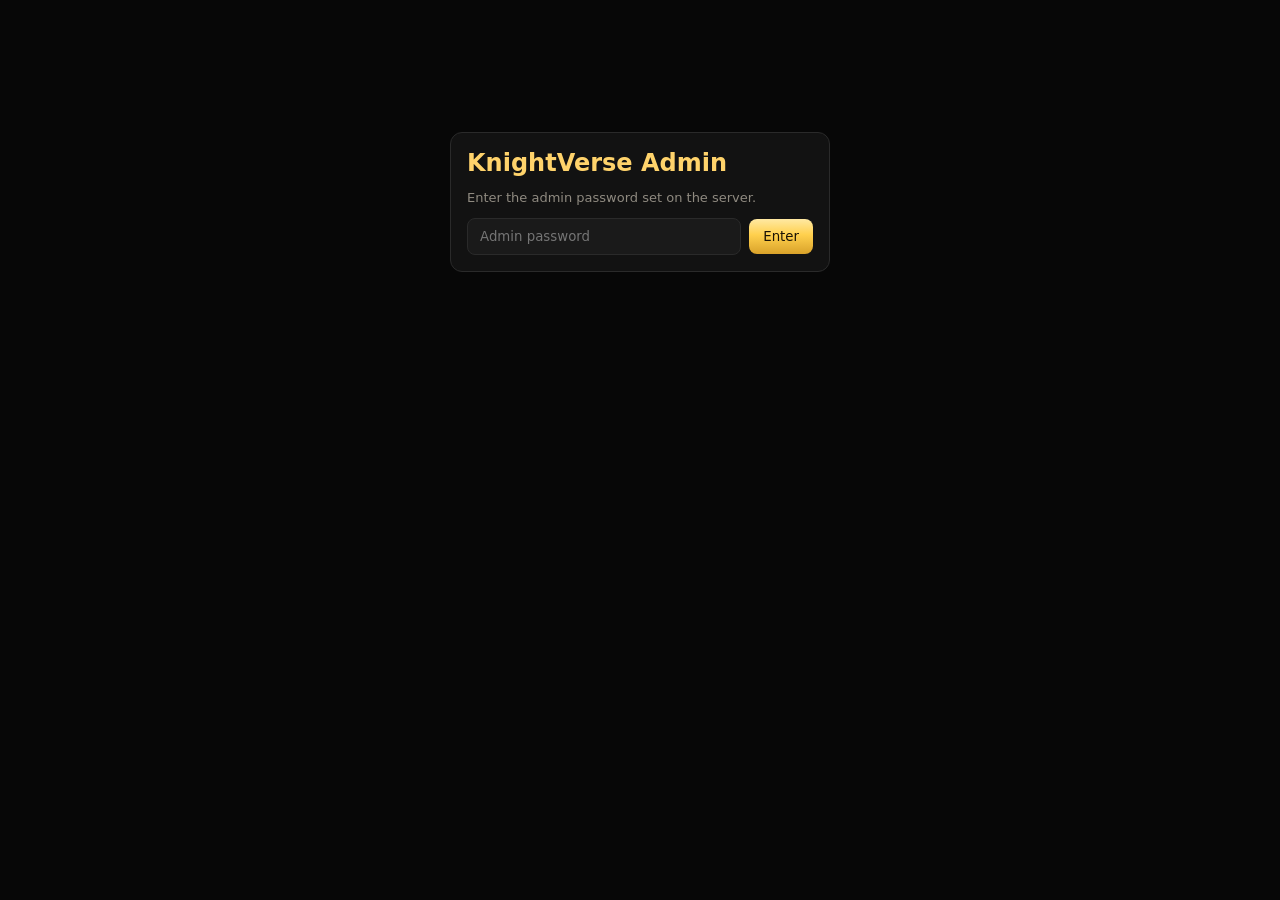
<file: admin.html>
<!DOCTYPE html>
<html lang="en">
<head>
    <meta charset="UTF-8">
    <meta http-equiv="Content-Security-Policy" content="default-src 'self'; script-src 'self' 'unsafe-inline' https://cdn.jsdelivr.net; style-src 'self' 'unsafe-inline' https://cdn.jsdelivr.net https://fonts.googleapis.com; font-src 'self' https://fonts.gstatic.com; img-src 'self' data: blob:; media-src 'self'; connect-src 'self' blob: https://ghnyalgjoahltifsjsqb.supabase.co http://localhost:* http://127.0.0.1:*; object-src 'none'; base-uri 'self'; form-action 'self'" />
    <meta name="referrer" content="strict-origin-when-cross-origin" />
    <!-- the admin panel must never load inside another site (clickjacking) -->
    <style id="frameLock">body { display: none !important; }</style>
    <script>if (window.self === window.top) document.getElementById('frameLock').remove(); else window.top.location = window.self.location;</script>
    <meta name="viewport" content="width=device-width, initial-scale=1.0">
    <meta name="robots" content="noindex, nofollow">
    <title>KnightVerse | Admin</title>
    <link rel="icon" type="image/png" sizes="32x32" href="assets/img/brand/favicon-32.png" />
    <link rel="apple-touch-icon" href="assets/img/brand/apple-touch-icon.png" />
    <style>
        :root { --gold: #ffd36b; --border: #2a2a2a; --card: #121212; --muted: #8f8a80; }
        * { box-sizing: border-box; }
        body { margin: 0; background: #070707; color: #ddd; font-family: Inter, system-ui, -apple-system, sans-serif; -webkit-font-smoothing: antialiased; }
        main { max-width: 980px; margin: 0 auto; padding: 24px 14px 60px; }
        h1 { margin: 0 0 4px; font-size: 24px; color: var(--gold); }
        h2 { margin: 0 0 12px; font-size: 16px; color: #fff; }
        .muted { color: var(--muted); font-size: 13px; }
        .card { background: var(--card); border: 1px solid var(--border); border-radius: 12px; padding: 16px; margin-top: 16px; }
        input, select { width: 100%; background: #1a1a1a; border: 1px solid var(--border); border-radius: 8px; color: #fff; padding: 10px 12px; font: 600 14px inherit; font-family: inherit; outline: none; }
        input:focus { border-color: var(--gold); }
        button { cursor: pointer; border-radius: 8px; padding: 10px 14px; font: 800 13px inherit; font-family: inherit; border: 1px solid rgba(255, 211, 107, 0.4); color: var(--gold); background: rgba(255, 211, 107, 0.06); white-space: nowrap; }
        button.gold { border: 0; color: #1a1205; background: linear-gradient(180deg, #ffe9a3, #ffd04d 45%, #d9a22a); }
        button.ok { border-color: rgba(52, 211, 153, 0.5); color: #34d399; background: rgba(16, 185, 129, 0.1); }
        button.no { border-color: rgba(248, 113, 113, 0.5); color: #f87171; background: rgba(239, 68, 68, 0.08); }
        button:disabled { opacity: 0.4; cursor: wait; }
        .row { display: flex; gap: 8px; align-items: center; }
        .grid { display: grid; grid-template-columns: repeat(auto-fit, minmax(140px, 1fr)); gap: 10px; }
        .pill { display: inline-block; padding: 3px 9px; border-radius: 99px; font-size: 11px; font-weight: 800; }
        .pill.on { background: rgba(16, 185, 129, 0.15); color: #34d399; }
        .pill.off { background: rgba(239, 68, 68, 0.12); color: #f87171; }
        code { background: #1a1a1a; border: 1px solid var(--border); border-radius: 6px; padding: 2px 6px; font-size: 12px; color: #ffe08a; word-break: break-all; }
        .stat { background: #181818; border: 1px solid var(--border); border-radius: 10px; padding: 12px; }
        .stat span { display: block; font-size: 11px; color: var(--muted); text-transform: uppercase; letter-spacing: 0.06em; }
        .stat b { font-size: 22px; color: #fff; }
        .task { display: grid; grid-template-columns: 90px 1fr; gap: 10px; align-items: center; margin-bottom: 10px; }
        .task label { font-weight: 800; font-size: 13px; }
        .task small { grid-column: 2; color: var(--muted); font-size: 11.5px; margin-top: -6px; }
        .post { display: flex; align-items: center; justify-content: space-between; gap: 10px; padding: 10px 0; border-bottom: 1px solid var(--border); flex-wrap: wrap; }
        .post a { color: #7fb8ff; word-break: break-all; font-size: 13px; }
        .tabs { display: flex; gap: 6px; margin-bottom: 10px; }
        .tabs button.on { color: #1a1205; background: var(--gold); border-color: var(--gold); }
        #msg { position: fixed; left: 50%; bottom: 20px; transform: translateX(-50%); background: #1b1b1b; border: 1px solid #3a3a3a; border-radius: 10px; padding: 10px 16px; font-size: 13px; font-weight: 700; opacity: 0; transition: opacity .2s; pointer-events: none; max-width: 92vw; }
        #msg.show { opacity: 1; }
        #login { max-width: 380px; margin: 12vh auto 0; }
        #panel { display: none; }
        @media (max-width: 640px) { .task { grid-template-columns: 1fr; } .task small { grid-column: 1; } }
    </style>
</head>
<body>
<main>
    <div id="login" class="card">
        <h1>KnightVerse Admin</h1>
        <p class="muted">Enter the admin password set on the server.</p>
        <div class="row"><input id="key" type="password" placeholder="Admin password" autocomplete="current-password"><button class="gold" id="loginBtn">Enter</button></div>
    </div>

    <div id="panel">
        <div class="row" style="justify-content:space-between"><div><h1>KnightVerse Admin</h1><span class="muted">Quests, post reviews and players</span></div><button id="logout">Log out</button></div>

        <div class="card">
            <h2>Overview</h2>
            <div class="grid" id="stats"></div>
        </div>

        <div class="card">
            <h2>X login <span id="xState" class="pill off">Off</span></h2>
            <p class="muted" style="margin-top:-6px">Players must connect their X account (approved on X) before doing quests. Paste the <b>Client ID</b> of your X app here. In the X app settings use this Callback URL: <code id="xRedirect"></code></p>
            <div class="row"><input id="xClientId" placeholder="Client ID from developer.x.com" autocomplete="off"><button class="gold" id="saveX">Save</button></div>
            <small class="muted" id="xNote"></small>
        </div>

        <div class="card">
            <h2>Daily X post links</h2>
            <p class="muted" style="margin-top:-6px">Paste today's post link. When a link changes, everyone can do that task again. You can use the same post for all three.</p>
            <div class="task"><label>Paste once</label><div class="row"><input id="allUrl" placeholder="https://x.com/_KnightVerse/status/..."><button id="fillAll">Use for all 3</button></div></div>
            <div id="taskInputs"></div>
            <div class="row" style="justify-content:flex-end"><button class="gold" id="saveTasks">Save links</button></div>
        </div>

        <div class="card">
            <h2>Submitted posts</h2>
            <div class="tabs"><button data-s="pending" class="on">Waiting</button><button data-s="approved">Approved</button><button data-s="rejected">Rejected</button></div>
            <p class="muted" style="margin-top:0">Open each post and check that it mentions @_KnightVerse, uses #KnightVerse, and that the author shown on X is the same @name listed here (X opens a post even if the name in the link is changed). Approving adds +30 InfoFi points.</p>
            <div id="posts"></div>
        </div>

        <div class="card">
            <h2>Players</h2>
            <p class="muted" style="margin-top:-6px">Suspend a cheating account (it disappears from the rankings), or restore it.</p>
            <div class="row"><input id="banName" placeholder="Fighter name"><button class="no" id="banBtn">Suspend</button><button class="ok" id="unbanBtn">Restore</button></div>
        </div>
    </div>
</main>
<div id="msg"></div>
<script type="module">
    import { api, esc, errText } from './arena/api.js';
    const $ = s => document.querySelector(s);
    let key = sessionStorage.getItem('kv_admin') || '';
    let postStatus = 'pending';
    const LABEL = { like: 'Like', retweet: 'Retweet', reply: 'Reply' };
    const POINTS = { like: 10, retweet: 15, reply: 15 };

    function msg(t) { const m = $('#msg'); m.textContent = t; m.className = 'show'; clearTimeout(msg._t); msg._t = setTimeout(() => { m.className = ''; }, 3000); }
    const call = (action, body = {}) => api(action, { ...body, admin_key: key, token: null });

    async function login() {
        key = $('#key').value.trim() || key;
        try {
            await loadOverview();
            sessionStorage.setItem('kv_admin', key);
            $('#login').style.display = 'none'; $('#panel').style.display = 'block';
            loadPosts();
        } catch (e) { msg(errText(e)); sessionStorage.removeItem('kv_admin'); }
    }

    async function loadOverview() {
        const r = await call('admin_overview');
        const c = r.counts;
        $('#stats').innerHTML = [['Players', c.players], ['X connected', c.x_connected], ['Active today', c.active_today], ['Battles today', c.battles_today], ['Posts to review', c.pending_posts]]
            .map(([k, v]) => `<div class="stat"><span>${k}</span><b>${v}</b></div>`).join('');
        const x = r.x || {};
        $('#xState').textContent = x.on ? 'On' : 'Off';
        $('#xState').className = 'pill ' + (x.on ? 'on' : 'off');
        $('#xRedirect').textContent = x.redirect || '';
        $('#xNote').textContent = x.on ? `Saved Client ID ends with ...${x.client_id_end}${x.from_secret ? ' (set as a server secret)' : ''}. Paste a new one to replace it.` : 'Until this is set, players see "X login is not switched on yet".';
        const done = Object.fromEntries((r.claims || []).map(x => [x.task, x.n]));
        $('#taskInputs').innerHTML = ['like', 'retweet', 'reply'].map(k => {
            const t = r.tasks.find(x => x.kind === k) || {};
            return `<div class="task"><label>${LABEL[k]} <span class="muted">+${t.points || POINTS[k]}</span></label><input data-kind="${k}" value="${esc(t.tweet_url || '')}" placeholder="https://x.com/_KnightVerse/status/...">
                <small>${t.tweet_url ? `Live since ${new Date(t.updated_at).toLocaleString()} &middot; ${done[k] || 0} players completed` : 'No link yet'}</small></div>`;
        }).join('');
    }

    async function saveTasks() {
        const btn = $('#saveTasks'); btn.disabled = true;
        let changed = 0;
        try {
            for (const inp of document.querySelectorAll('[data-kind]')) {
                const url = inp.value.trim();
                if (!url) continue;
                const r = await call('admin_set_task', { kind: inp.dataset.kind, url });
                if (r.changed) changed++;
            }
            msg(changed ? `Saved. ${changed} task(s) reopened for everyone.` : 'No changes.');
            loadOverview();
        } catch (e) { msg(errText(e)); }
        btn.disabled = false;
    }

    async function saveX() {
        const client_id = $('#xClientId').value.trim();
        if (!client_id) return;
        const btn = $('#saveX'); btn.disabled = true;
        try { await call('admin_set_x', { client_id }); $('#xClientId').value = ''; msg('X login switched on.'); loadOverview(); }
        catch (e) { msg(errText(e)); }
        btn.disabled = false;
    }

    async function loadPosts() {
        for (const b of document.querySelectorAll('.tabs button')) b.classList.toggle('on', b.dataset.s === postStatus);
        try {
            const r = await call('admin_posts', { status: postStatus });
            $('#posts').innerHTML = r.rows.length ? r.rows.map(p => `<div class="post">
                <div><b>${esc(p.nickname)}</b> <span class="muted">@${esc(p.x_handle || '-')} &middot; ${new Date(p.created_at).toLocaleString()}</span><br><a href="${esc(p.url)}" target="_blank" rel="noopener">${esc(p.url)}</a></div>
                ${postStatus === 'pending' ? `<div class="row"><button class="ok" data-ok="${p.id}">Approve +30</button><button class="no" data-no="${p.id}">Reject</button></div>` : ''}
            </div>`).join('') : '<p class="muted">Nothing here.</p>';
            for (const b of document.querySelectorAll('[data-ok]')) b.onclick = () => review(b.dataset.ok, true, b);
            for (const b of document.querySelectorAll('[data-no]')) b.onclick = () => review(b.dataset.no, false, b);
        } catch (e) { msg(errText(e)); }
    }

    async function review(id, approve, btn) {
        btn.disabled = true;
        try { await call('admin_review', { id: Number(id), approve }); msg(approve ? 'Approved, +30 points added.' : 'Rejected.'); loadPosts(); loadOverview(); }
        catch (e) { msg(errText(e)); btn.disabled = false; }
    }

    async function ban(banned) {
        const nickname = $('#banName').value.trim();
        if (!nickname) return;
        try { const r = await call('admin_ban', { nickname, banned }); msg(`${r.player.nickname} is now ${r.player.banned ? 'suspended' : 'active'}.`); }
        catch (e) { msg(errText(e)); }
    }

    $('#loginBtn').onclick = login;
    $('#key').onkeydown = e => { if (e.key === 'Enter') login(); };
    $('#logout').onclick = () => { sessionStorage.removeItem('kv_admin'); location.reload(); };
    $('#fillAll').onclick = () => { const v = $('#allUrl').value.trim(); for (const i of document.querySelectorAll('[data-kind]')) i.value = v; };
    $('#saveTasks').onclick = saveTasks;
    $('#saveX').onclick = saveX;
    for (const b of document.querySelectorAll('.tabs button')) b.onclick = () => { postStatus = b.dataset.s; loadPosts(); };
    $('#banBtn').onclick = () => ban(true);
    $('#unbanBtn').onclick = () => ban(false);
    if (key) login();
</script>
</body>
</html>
</file>
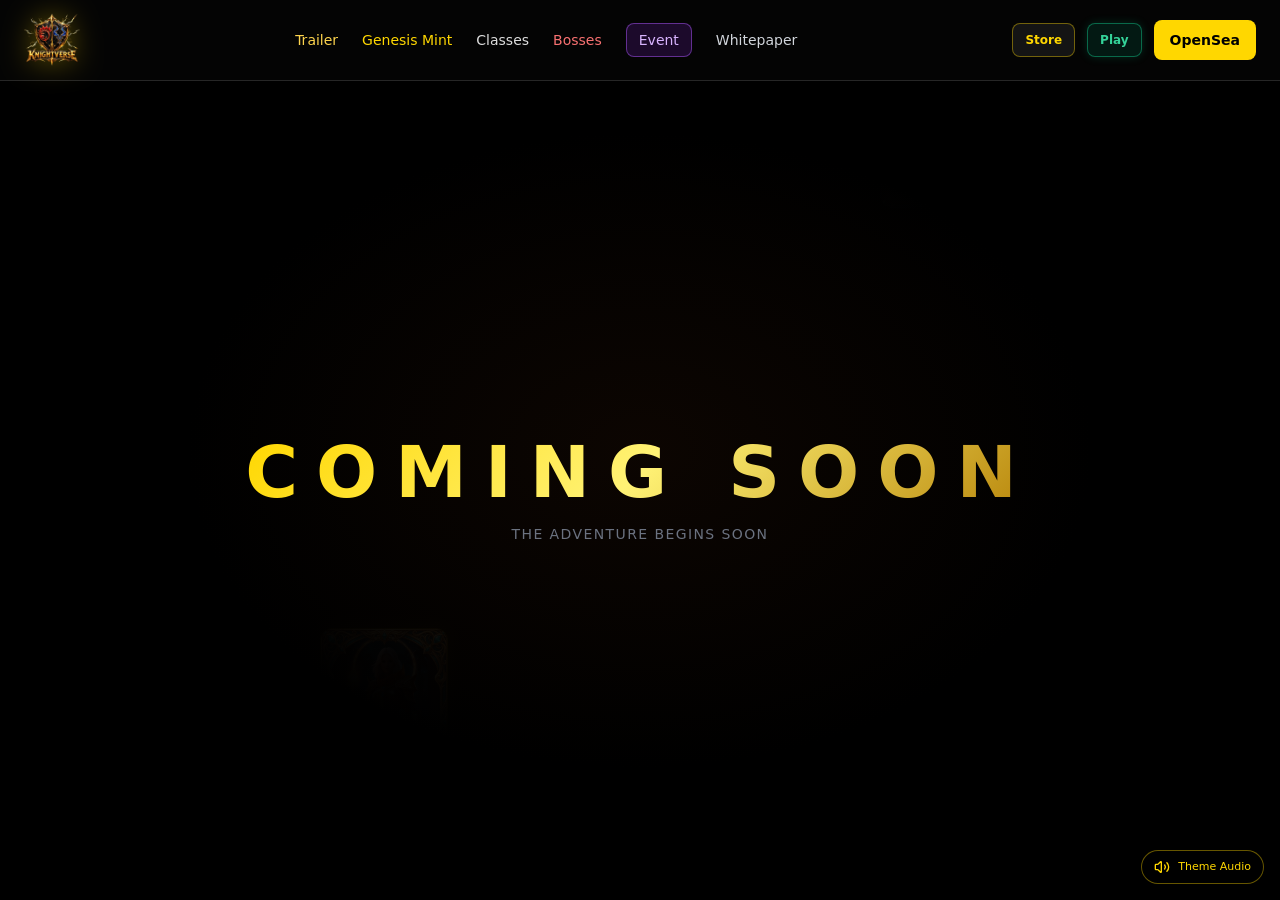
<file: game.html>
<!DOCTYPE html>
<html lang="en">
<head>
  <meta charset="UTF-8" />
  <meta http-equiv="Content-Security-Policy" content="default-src 'self'; script-src 'self' 'unsafe-inline' https://cdn.jsdelivr.net; style-src 'self' 'unsafe-inline' https://cdn.jsdelivr.net https://fonts.googleapis.com; font-src 'self' https://fonts.gstatic.com; img-src 'self' data: blob:; media-src 'self'; connect-src 'self' blob: https://ghnyalgjoahltifsjsqb.supabase.co http://localhost:* http://127.0.0.1:*; object-src 'none'; base-uri 'self'; form-action 'self'" />
  <meta name="referrer" content="strict-origin-when-cross-origin" />
  <meta name="viewport" content="width=device-width, initial-scale=1.0" />
  <title>KnightVerse | Game - Coming Soon</title>
  <link rel="icon" type="image/png" sizes="32x32" href="assets/img/brand/favicon-32.png" />
  <link rel="apple-touch-icon" href="assets/img/brand/apple-touch-icon.png" />

  <script src="assets/js/icons.js"></script>


  <style>
    .gold-gradient-text { background: linear-gradient(135deg, #FFD700 0%, #FFF275 50%, #B8860B 100%); -webkit-background-clip: text; -webkit-text-fill-color: transparent; }
    .blend-logo { mix-blend-mode: screen; }

    @keyframes pulse-gold { 0%, 100% { opacity: 1; transform: scale(1); } 50% { opacity: 0.7; transform: scale(1.05); } }
    .animate-pulse-gold { animation: pulse-gold 2.5s infinite ease-in-out; }

    /* Yanıp sönen Coming Soon */
    @keyframes blink-gold {
      0%, 100% { opacity: 1; text-shadow: 0 0 12px rgba(255,215,0,0.7), 0 0 35px rgba(255,215,0,0.35); }
      50%      { opacity: 0.25; text-shadow: 0 0 4px rgba(255,215,0,0.2); }
    }
    .blink-gold { animation: blink-gold 1.8s infinite ease-in-out; }

    /* Yüzen NFT animasyonları (ana sayfadaki ile aynı) */
    @keyframes float-1 { 0%, 100% { transform: translateY(0px) rotate(-5deg); } 50% { transform: translateY(-20px) rotate(2deg); } }
    @keyframes float-2 { 0%, 100% { transform: translateY(0px) rotate(5deg) scale(1); } 50% { transform: translateY(-25px) rotate(-3deg) scale(1.05); } }
    @keyframes float-3 { 0%, 100% { transform: translateY(0px) rotate(-10deg); } 50% { transform: translateY(15px) rotate(5deg); } }
    @keyframes float-4 { 0%, 100% { transform: translateY(0px) rotate(10deg); } 50% { transform: translateY(-15px) rotate(-5deg); } }
    .nft-float-1 { animation: float-1 7s ease-in-out infinite; }
    .nft-float-2 { animation: float-2 8s ease-in-out infinite; }
    .nft-float-3 { animation: float-3 9s ease-in-out infinite; }
    .nft-float-4 { animation: float-4 10s ease-in-out infinite; }
  </style>
  <link rel="stylesheet" href="assets/css/site.css" />
</head>
<body class="bg-[#050505] text-[#DDDDDD] font-sans antialiased selection:bg-brand-gold selection:text-black overflow-x-hidden">

  <!-- Arkaplan Müziği -->
  <audio id="bgMusic" loop preload="none">
    <source src="assets/media/theme.mp3" type="audio/mpeg" />
  </audio>

  <!-- Müzik Kontrol Butonu -->
  <div class="fixed bottom-4 right-4 z-50">
    <button id="audioToggle" class="flex items-center gap-2 px-3 py-2 rounded-full bg-black/80 backdrop-blur-md border border-brand-gold/40 text-brand-gold text-xs shadow-xl hover:bg-black transition">
      <i id="audioIcon" data-lucide="volume-2" class="w-4 h-4 animate-pulse-gold"></i>
      <span class="font-medium text-[11px] hidden sm:inline">Theme Audio</span>
    </button>
  </div>

  <!-- ÜST MENÜ (NAVBAR) -->
  <nav class="fixed top-0 left-0 w-full z-50 bg-[#050505]/95 backdrop-blur-md border-b border-brand-border">
    <div class="max-w-7xl mx-auto px-3 sm:px-6 h-16 sm:h-20 flex items-center justify-between">

      <a href="index.html" class="flex items-center gap-2">
        <img src="assets/img/brand/logo.webp" alt="KnightVerse Logo" class="h-11 sm:h-14 w-auto object-contain blend-logo drop-shadow-[0_0_15px_rgba(255,215,0,0.4)]" />
      </a>

      <div class="hidden lg:flex items-center gap-6 text-sm font-medium">
        <a href="index.html#teaser" class="hover:text-brand-gold transition text-amber-300">Trailer</a>
        <a href="index.html#mint" class="hover:text-brand-gold transition text-brand-gold">Genesis Mint</a>
        <a href="index.html#rarity" class="hover:text-brand-gold transition">Classes</a>
        <a href="index.html#bosses" class="hover:text-brand-gold transition text-red-400">Bosses</a>
        <a href="infofi.html" class="px-3 py-1.5 rounded-lg bg-purple-900/30 border border-purple-500/50 text-purple-300 hover:bg-purple-500/20 hover:text-white transition animate-pulse">Event</a>
        <a href="whitepaper.html" class="hover:text-brand-gold transition text-gray-300">Whitepaper</a>
      </div>

      <div class="flex items-center gap-2">
        <div class="hidden sm:flex items-center gap-3">
          <a href="store.html" class="px-3 py-2 rounded-lg bg-[#141414] border border-brand-gold/40 text-brand-gold font-semibold text-xs hover:bg-brand-gold/10 transition">Store</a>
          <a href="arena.html" class="px-3 py-2 rounded-lg bg-emerald-900/30 border border-emerald-500/50 text-emerald-400 font-semibold text-xs hover:bg-emerald-500/20 transition shadow-[0_0_10px_rgba(16,185,129,0.2)]">Play</a>
        </div>
        <a href="https://opensea.io" target="_blank" rel="noopener noreferrer" class="px-3 py-1.5 sm:px-4 sm:py-2.5 rounded-lg bg-brand-gold text-black font-semibold text-xs sm:text-sm hover:bg-brand-goldHover transition ml-1">OpenSea</a>
      </div>
    </div>

    <!-- Mobil Alt Menü -->
    <div class="sm:hidden border-t border-brand-border/60 bg-[#0a0a0a] px-2 py-2 flex items-center justify-end text-[11px] gap-2">
      <a href="arena.html" class="px-2.5 py-1.5 rounded bg-emerald-900/30 border border-emerald-500/50 text-emerald-400 font-bold whitespace-nowrap">Play</a>
      <a href="store.html" class="px-2.5 py-1.5 rounded bg-[#161616] border border-brand-gold/40 text-brand-gold font-bold whitespace-nowrap">Store</a>
    </div>
  </nav>

  <!-- ANA ALAN -->
  <main class="relative min-h-screen flex items-center justify-center overflow-hidden bg-black pt-28 sm:pt-20">

    <!-- Yüzen NFT'ler (Sadece masaüstünde) -->
    <div class="absolute inset-0 z-0 pointer-events-none opacity-20 hidden md:block">
      <img src="assets/img/heroes/epic.jpg" class="absolute top-32 left-10 w-24 h-36 object-cover rounded-xl nft-float-1 border border-purple-500/30" />
      <img src="assets/img/heroes/legendary.jpg" class="absolute bottom-20 left-1/4 w-32 h-48 object-cover rounded-xl nft-float-2 border border-brand-gold/40 shadow-[0_0_20px_rgba(255,215,0,0.2)]" />
      <img src="assets/img/heroes/rare.jpg" class="absolute top-20 right-1/4 w-20 h-32 object-cover rounded-xl nft-float-3 border border-blue-500/30" />
      <img src="assets/img/heroes/common.jpg" class="absolute bottom-32 right-10 w-28 h-40 object-cover rounded-xl nft-float-4 border border-gray-500/30" />
    </div>

    <!-- Işık Efekti -->
    <div class="absolute inset-0 bg-[radial-gradient(ellipse_at_center,_var(--tw-gradient-stops))] from-amber-900/10 via-black to-black z-0"></div>

    <!-- Ortadaki yazı -->
    <div class="relative z-10 text-center px-4">
      <h1 class="blink-gold gold-gradient-text text-4xl sm:text-6xl lg:text-7xl font-extrabold uppercase tracking-[0.2em] sm:tracking-[0.25em]">
        Coming Soon
      </h1>
      <p class="mt-4 text-xs sm:text-sm text-gray-500 uppercase tracking-widest">The adventure begins soon</p>
    </div>
  </main>

  <script>
    lucide.createIcons();

    // Arkaplan Müziği Sistemi (ana sayfadakiyle aynı)
    const audio = document.getElementById('bgMusic');
    const audioBtn = document.getElementById('audioToggle');
    const audioIcon = () => document.getElementById('audioIcon'); // re-read: createIcons() swaps the element
    let hasInteracted = false;

    function playAudioOnFirstClick() {
      if (!hasInteracted) {
        audio.play().then(() => {
          hasInteracted = true;
          audioIcon().classList.add('animate-pulse-gold');
        }).catch(() => { console.log("Otomatik oynatma engellendi."); });
      }
    }

    window.addEventListener('click', playAudioOnFirstClick, { once: true });
    window.addEventListener('touchstart', playAudioOnFirstClick, { once: true });

    audioBtn.addEventListener('click', (e) => {
      e.stopPropagation();
      if (audio.paused) {
        audio.play();
        audioIcon().setAttribute('data-lucide', 'volume-2');
        audioIcon().classList.add('animate-pulse-gold');
      } else {
        audio.pause();
        audioIcon().setAttribute('data-lucide', 'volume-x');
        audioIcon().classList.remove('animate-pulse-gold');
      }
      lucide.createIcons();
    });
  </script>
</body>
</html>
</file>
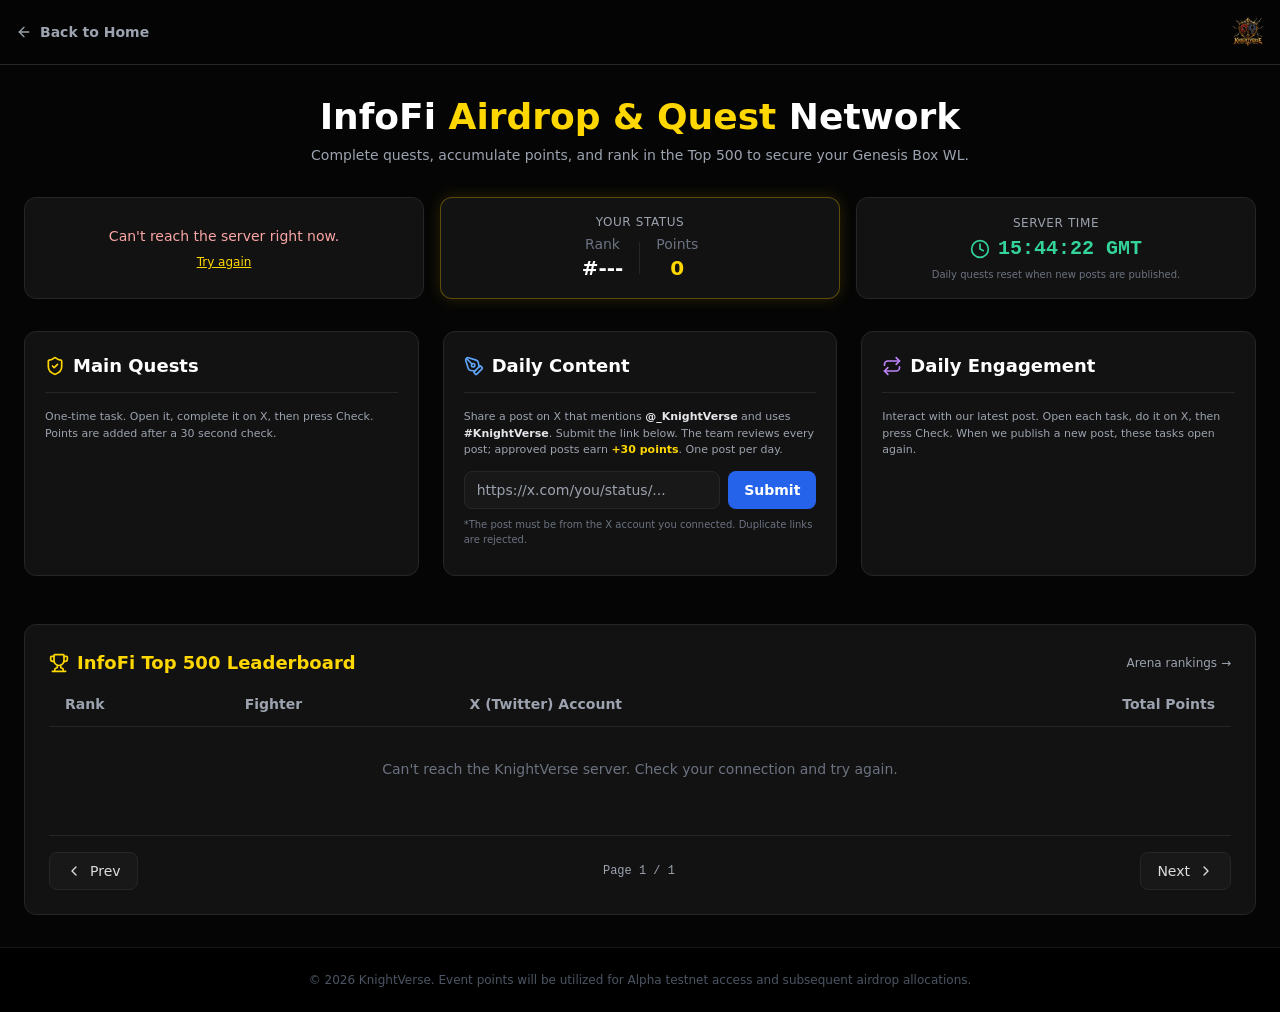
<file: infofi.html>
<!DOCTYPE html>
<html lang="en" class="scroll-smooth">
<head>
    <meta charset="UTF-8">
    <meta http-equiv="Content-Security-Policy" content="default-src 'self'; script-src 'self' 'unsafe-inline' https://cdn.jsdelivr.net; style-src 'self' 'unsafe-inline' https://cdn.jsdelivr.net https://fonts.googleapis.com; font-src 'self' https://fonts.gstatic.com; img-src 'self' data: blob:; media-src 'self'; connect-src 'self' blob: https://ghnyalgjoahltifsjsqb.supabase.co http://localhost:* http://127.0.0.1:*; object-src 'none'; base-uri 'self'; form-action 'self'" />
    <meta name="referrer" content="strict-origin-when-cross-origin" />
    <meta name="viewport" content="width=device-width, initial-scale=1.0">
    <title>KnightVerse | InfoFi Event</title>
    <link rel="icon" type="image/png" sizes="32x32" href="assets/img/brand/favicon-32.png" />
    <link rel="apple-touch-icon" href="assets/img/brand/apple-touch-icon.png" />
    <script src="assets/js/icons.js"></script>
    <style>
        .gold-glow { box-shadow: 0 0 15px rgba(255, 215, 0, 0.15); }
        .qbtn { font-size: 12px; font-weight: 700; padding: 6px 12px; border-radius: 6px; border: 1px solid; transition: background .15s, color .15s, opacity .15s; white-space: nowrap; cursor: pointer; }
        .qbtn:disabled { opacity: .4; cursor: not-allowed; }
        .qbtn.act { background: rgba(255, 215, 0, .1); color: #FFD700; border-color: rgba(255, 215, 0, .4); }
        .qbtn.act:not(:disabled):hover { background: #FFD700; color: #000; }
        .qbtn.chk { background: rgba(16, 185, 129, .12); color: #34d399; border-color: rgba(52, 211, 153, .45); }
        .qbtn.chk:not(:disabled):hover { background: #10b981; color: #000; }
        .qbtn.done { background: rgba(16, 185, 129, .18); color: #34d399; border-color: rgba(52, 211, 153, .5); opacity: 1 !important; }
        .qrow { display: flex; align-items: center; justify-content: space-between; gap: 10px; padding: 12px; background: #181818; border-radius: 8px; border: 1px solid #262626; }
        .qrow .pts { font-size: 11px; font-weight: 800; color: #FFD700; }
        .qrow .btns { display: flex; gap: 6px; flex: none; }
        #toast { position: fixed; left: 50%; bottom: 24px; transform: translate(-50%, 20px); z-index: 60; max-width: min(92vw, 460px); padding: 10px 16px; border-radius: 10px; background: #18181b; border: 1px solid #3f3f46; color: #fff; font-size: 13px; font-weight: 600; text-align: center; opacity: 0; pointer-events: none; transition: all .25s; }
        #toast.show { opacity: 1; transform: translate(-50%, 0); }
    </style>
    <link rel="stylesheet" href="assets/css/site.css" />
</head>
<body class="bg-[#050505] text-[#DDDDDD] font-sans antialiased selection:bg-brand-gold selection:text-black min-h-screen flex flex-col">

    <!-- TOP NAV (Simple) -->
    <nav class="w-full bg-[#050505]/95 backdrop-blur-md border-b border-brand-border sticky top-0 z-50">
        <div class="max-w-7xl mx-auto px-4 h-16 flex items-center justify-between">
            <a href="index.html" class="flex items-center gap-2 text-gray-400 hover:text-brand-gold transition text-sm font-semibold">
                <i data-lucide="arrow-left" class="w-4 h-4"></i> Back to Home
            </a>
            <img src="assets/img/brand/logo.webp" alt="KnightVerse" class="h-8 w-auto object-contain mix-blend-screen opacity-80" />
        </div>
    </nav>

    <!-- MAIN CONTENT -->
    <main class="flex-grow max-w-7xl mx-auto px-4 sm:px-6 py-8 w-full">

        <!-- HEADER -->
        <div class="text-center mb-8">
            <h1 class="text-2xl sm:text-4xl font-extrabold text-white mb-2">InfoFi <span class="text-brand-gold">Airdrop & Quest</span> Network</h1>
            <p class="text-xs sm:text-sm text-gray-400">Complete quests, accumulate points, and rank in the Top 500 to secure your Genesis Box WL.</p>
        </div>

        <!-- STATUS PANEL -->
        <div class="grid grid-cols-1 md:grid-cols-3 gap-4 mb-8">
            <!-- 1. Account / X box -->
            <div class="bg-brand-card border border-brand-border rounded-xl p-4 flex flex-col justify-center items-center text-center" id="accountBox">
                <div class="text-sm text-gray-500">Loading…</div>
            </div>

            <!-- 2. Score Box -->
            <div class="bg-brand-card border border-brand-gold/30 rounded-xl p-4 flex flex-col justify-center items-center text-center gold-glow">
                <div class="text-xs text-gray-400 uppercase tracking-wider mb-1">Your Status</div>
                <div class="flex items-center gap-4">
                    <div class="text-center">
                        <div class="text-sm text-gray-500">Rank</div>
                        <div class="text-xl font-black text-white" id="userRank">#---</div>
                    </div>
                    <div class="w-px h-8 bg-brand-border"></div>
                    <div class="text-center">
                        <div class="text-sm text-gray-500">Points</div>
                        <div class="text-xl font-black text-brand-gold" id="userPoints">0</div>
                    </div>
                </div>
            </div>

            <!-- 3. Clock Box -->
            <div class="bg-brand-card border border-brand-border rounded-xl p-4 flex flex-col justify-center items-center text-center">
                <div class="text-xs text-gray-400 uppercase tracking-wider mb-1">Server Time</div>
                <div class="text-xl font-mono font-bold text-emerald-400 flex items-center gap-2">
                    <i data-lucide="clock" class="w-5 h-5"></i>
                    <span id="clock">Loading...</span>
                </div>
                <span class="text-[10px] text-gray-500 mt-1">Daily quests reset when new posts are published.</span>
            </div>
        </div>

        <!-- QUEST CARDS -->
        <div class="grid grid-cols-1 lg:grid-cols-3 gap-6 mb-12">

            <!-- Main Quests (One-time) -->
            <div class="bg-brand-card border border-brand-border rounded-xl p-5 flex flex-col">
                <h3 class="text-lg font-bold text-white mb-1 border-b border-brand-border pb-3 flex items-center gap-2">
                    <i data-lucide="shield-check" class="w-5 h-5 text-brand-gold"></i> Main Quests
                </h3>
                <p class="text-[11px] text-gray-400 my-3">One-time task. Open it, complete it on X, then press Check. Points are added after a 30 second check.</p>
                <ul class="space-y-3 mt-auto" id="mainQuests"></ul>
            </div>

            <!-- Daily Content Creation -->
            <div class="bg-brand-card border border-brand-border rounded-xl p-5 flex flex-col">
                <h3 class="text-lg font-bold text-white mb-1 border-b border-brand-border pb-3 flex items-center gap-2">
                    <i data-lucide="pen-tool" class="w-5 h-5 text-blue-400"></i> Daily Content
                </h3>
                <p class="text-[11px] text-gray-400 my-3">Share a post on X that mentions <b class="text-gray-200">@_KnightVerse</b> and uses <b class="text-gray-200">#KnightVerse</b>. Submit the link below. The team reviews every post; approved posts earn <b class="text-brand-gold">+30 points</b>. One post per day.</p>
                <div class="mt-auto">
                    <div class="flex gap-2">
                        <input type="text" id="tweetUrl" placeholder="https://x.com/you/status/..." class="w-full bg-[#181818] border border-brand-border rounded-lg px-3 py-2 text-sm text-white focus:outline-none focus:border-blue-500 transition">
                        <button id="submitBtn" class="bg-blue-600 hover:bg-blue-500 text-white text-sm font-bold px-4 py-2 rounded-lg transition whitespace-nowrap">Submit</button>
                    </div>
                    <span class="text-[10px] text-gray-500 mt-2 block">*The post must be from the X account you connected. Duplicate links are rejected.</span>
                    <div id="submitMsg" class="mt-2 text-xs font-semibold"></div>
                </div>
            </div>

            <!-- Daily Engagement -->
            <div class="bg-brand-card border border-brand-border rounded-xl p-5 flex flex-col">
                <h3 class="text-lg font-bold text-white mb-1 border-b border-brand-border pb-3 flex items-center gap-2">
                    <i data-lucide="repeat" class="w-5 h-5 text-purple-400"></i> Daily Engagement
                </h3>
                <p class="text-[11px] text-gray-400 my-3">Interact with our latest post. Open each task, do it on X, then press Check. When we publish a new post, these tasks open again.</p>
                <ul class="space-y-3 mt-auto" id="dailyQuests"></ul>
            </div>
        </div>

        <!-- LEADERBOARD -->
        <div class="bg-brand-card border border-brand-border rounded-xl p-4 sm:p-6 overflow-hidden">
            <div class="flex items-center justify-between gap-3 mb-4 flex-wrap">
                <h3 class="text-lg font-bold text-brand-gold flex items-center gap-2">
                    <i data-lucide="trophy" class="w-5 h-5"></i> InfoFi Top 500 Leaderboard
                </h3>
                <a href="leaderboard.html" class="text-xs text-gray-400 hover:text-brand-gold">Arena rankings &rarr;</a>
            </div>

            <div class="overflow-x-auto w-full">
                <table class="w-full text-left text-xs sm:text-sm whitespace-nowrap">
                    <thead>
                        <tr class="border-b border-brand-border text-gray-400">
                            <th class="pb-3 font-semibold px-4">Rank</th>
                            <th class="pb-3 font-semibold px-4">Fighter</th>
                            <th class="pb-3 font-semibold px-4">X (Twitter) Account</th>
                            <th class="pb-3 font-semibold px-4 text-right">Total Points</th>
                        </tr>
                    </thead>
                    <tbody id="leaderboardBody" class="divide-y divide-brand-border/60 text-gray-300">
                        <tr><td colspan="4" class="py-8 text-center text-gray-500">Loading…</td></tr>
                    </tbody>
                </table>
            </div>

            <!-- PAGINATION -->
            <div class="flex items-center justify-between mt-6 pt-4 border-t border-brand-border">
                <button id="prevBtn" class="px-4 py-2 bg-[#181818] border border-brand-border rounded-lg text-sm hover:bg-[#262626] transition flex items-center gap-2">
                    <i data-lucide="chevron-left" class="w-4 h-4"></i> Prev
                </button>
                <span id="pageInfo" class="text-xs text-gray-400 font-mono">Page 1 / 1</span>
                <button id="nextBtn" class="px-4 py-2 bg-[#181818] border border-brand-border rounded-lg text-sm hover:bg-[#262626] transition flex items-center gap-2">
                    Next <i data-lucide="chevron-right" class="w-4 h-4"></i>
                </button>
            </div>
        </div>

    </main>

    <!-- FOOTER -->
    <footer class="py-6 bg-black border-t border-brand-border/60 text-center text-xs text-gray-600">
        © 2026 KnightVerse. Event points will be utilized for Alpha testnet access and subsequent airdrop allocations.
    </footer>
    <div id="toast"></div>

    <script>
        // GMT clock
        function updateClock() {
            const now = new Date();
            const options = { timeZone: 'GMT', hour12: false, hour: '2-digit', minute: '2-digit', second: '2-digit' };
            document.getElementById('clock').innerText = now.toLocaleTimeString('en-GB', options) + " GMT";
        }
        setInterval(updateClock, 1000);
        updateClock();
    </script>
    <script type="module">
        import { api, loadMe, openAccount, esc, errText } from './arena/api.js';
        const $ = s => document.querySelector(s);
        const icons = () => { try { lucide.createIcons(); } catch { /* icons are optional */ } };
        let me = null, tasks = null, rows = [], page = 1;
        const PER = 10;
        const timers = {};

        function toast(msg) {
            const t = $('#toast'); t.textContent = msg; t.className = 'show';
            clearTimeout(toast._t); toast._t = setTimeout(() => { t.className = ''; }, 3200);
        }
        const hasAccount = () => !!(me && me.profile);

        async function ensureAccount(reason) {
            if (hasAccount()) return true;
            await openAccount({ reason });
            await refresh();
            return hasAccount();
        }

        // ---------------------------------------------------------- account + X box
        function renderAccount() {
            const box = $('#accountBox');
            if (me && me.offline) {
                box.innerHTML = `<div class="text-sm text-red-300">Can't reach the server right now.</div><button id="retry" class="mt-2 text-xs text-brand-gold underline">Try again</button>`;
                $('#retry').onclick = refresh; return;
            }
            if (!hasAccount()) {
                box.innerHTML = `<button id="createBtn" class="bg-brand-gold hover:bg-brand-goldHover text-black font-bold py-2.5 px-6 rounded-lg w-full sm:w-auto transition shadow-lg">Create your fighter</button>
                    <button id="restoreBtn" class="text-[11px] text-gray-400 hover:text-brand-gold underline mt-2">I have a recovery code</button>
                    <span class="text-[10px] text-gray-500 mt-1">One account for quests and the Arena.</span>`;
                $('#createBtn').onclick = async () => { await openAccount(); refresh(); };
                $('#restoreBtn').onclick = async () => { await openAccount({ startWith: 'restore' }); refresh(); };
                return;
            }
            const p = me.profile;
            if (!p.x_handle) {
                box.innerHTML = `<div class="text-xs text-gray-400 mb-2">Signed in as <b class="text-white">${esc(p.nickname)}</b> &middot; <button id="accBtn" class="underline hover:text-brand-gold">recovery code</button></div>
                    <button id="xBtn" class="bg-white hover:bg-gray-200 text-black font-extrabold py-2.5 px-6 rounded-lg w-full sm:w-auto transition shadow-lg">Connect with X</button>
                    <span class="text-[10px] text-gray-500 mt-2 max-w-xs">You approve it on X. We only read your username; we can't post or see your DMs.</span>`;
                $('#xBtn').onclick = connectX;
            } else {
                box.innerHTML = `<div class="flex items-center gap-2 text-white font-bold"><i data-lucide="badge-check" class="w-4 h-4 text-emerald-400"></i> @${esc(p.x_handle)}</div>
                    <div class="text-xs text-gray-400 mt-1">Fighter: <b class="text-gray-200">${esc(p.nickname)}</b> &middot; <button id="accBtn" class="underline hover:text-brand-gold">recovery code</button> &middot; <button id="xBtn" class="underline hover:text-brand-gold">change X</button></div>`;
                $('#xBtn').onclick = connectX;
            }
            const acc = $('#accBtn');
            if (acc) acc.onclick = async () => { await openAccount({ startWith: 'code' }); refresh(); };
            icons();
        }

        // Connect with X: the server makes a one-time login link, X asks the player to approve,
        // then sends them back here with ?code=...&state=..., which the server checks with X.
        async function connectX() {
            const btn = $('#xBtn'); if (btn) btn.disabled = true;
            try { const r = await api('x_auth_start'); location.href = r.url; }
            catch (e) { toast(errText(e)); if (btn) btn.disabled = false; }
        }

        async function finishXLogin() {
            const qs = new URLSearchParams(location.search);
            if (!qs.has('state') || !(qs.has('code') || qs.has('error'))) return null;
            const code = qs.get('code'), state = qs.get('state'), err = qs.get('error');
            for (const k of ['code', 'state', 'error', 'error_description']) qs.delete(k);
            history.replaceState(null, '', location.pathname + (qs.toString() ? '?' + qs : '') + location.hash);
            if (err) return err === 'access_denied' ? 'X connection cancelled.' : 'X connection failed. Please try again.';
            try { const r = await api('x_auth_finish', { code, state }); return `X connected: @${r.profile.x_handle}`; }
            catch (e) { return errText(e); }
        }

        function needX() {
            toast('Connect your X account first.');
            const box = $('#accountBox');
            box.scrollIntoView({ behavior: 'smooth', block: 'center' });
            box.style.transition = 'box-shadow .3s'; box.style.boxShadow = '0 0 0 2px #FFD700';
            setTimeout(() => { box.style.boxShadow = ''; }, 1600);
        }

        function renderStatus() {
            const p = hasAccount() ? me.profile : null;
            $('#userRank').textContent = p && me.ranks && me.ranks.infofi ? '#' + me.ranks.infofi : '#---';
            $('#userPoints').textContent = p ? p.infofi_points.toLocaleString() : '0';
        }

        // ---------------------------------------------------------- quests
        const LABEL = { like: 'Like Latest Post', retweet: 'Retweet Latest Post', reply: 'Reply to Latest Post' };
        const ACTION = { like: 'Like', retweet: 'Retweet', reply: 'Reply', follow: 'Follow' };
        const intent = (task, t) => task === 'follow' ? `https://x.com/intent/follow?screen_name=${encodeURIComponent(t.handle)}`
            : task === 'like' ? `https://x.com/intent/like?tweet_id=${t.tweet_id}`
            : task === 'retweet' ? `https://x.com/intent/retweet?tweet_id=${t.tweet_id}`
            : `https://x.com/intent/tweet?in_reply_to=${t.tweet_id}`;

        function questRow(task, t, label) {
            const id = 'q-' + task;
            if (t.state === 'none') return `<li class="qrow" id="${id}"><span class="text-sm font-medium text-gray-500">${label}</span><span class="text-[11px] text-gray-500">No post yet</span></li>`;
            const done = t.state === 'done';
            return `<li class="qrow" id="${id}">
                <span class="text-sm font-medium text-gray-200">${label}<br><span class="pts">+${t.points} Pts</span></span>
                <span class="btns">
                    <button class="qbtn act" data-act="${task}" ${done ? 'disabled' : ''}>${ACTION[task]}</button>
                    <button class="qbtn ${done ? 'done' : 'chk'}" data-chk="${task}" ${done ? 'disabled' : ''}>${done ? 'Done ✓' : 'Check'}</button>
                </span></li>`;
        }

        function renderQuests() {
            if (!tasks) return;
            $('#mainQuests').innerHTML = questRow('follow', tasks.follow, `Follow @${esc(tasks.follow.handle)}`);
            const order = ['like', 'retweet', 'reply'];
            $('#dailyQuests').innerHTML = order.map(k => { const t = tasks.daily.find(d => d.kind === k); return t ? questRow(k, t, LABEL[k]) : ''; }).join('');
            for (const b of document.querySelectorAll('[data-act]')) b.onclick = () => openTask(b.dataset.act);
            for (const b of document.querySelectorAll('[data-chk]')) b.onclick = () => checkTask(b.dataset.chk);
            // resume a running check after a reload
            for (const t of [{ task: 'follow', ...tasks.follow }, ...tasks.daily.map(d => ({ task: d.kind, ...d }))]) {
                if (t.state === 'started' && timers[t.task]) startCountdown(t.task, t.wait_left);
            }
            const post = tasks.post.today;
            const msg = $('#submitMsg');
            if (post) {
                msg.style.color = post.status === 'approved' ? '#34d399' : post.status === 'rejected' ? '#f87171' : '#facc15';
                msg.innerHTML = `Today's post: ${post.status === 'pending' ? 'waiting for review' : post.status} &middot; <a class="underline" href="${esc(post.url)}" target="_blank" rel="noopener">view</a>`;
            }
        }

        const taskOf = task => task === 'follow' ? tasks.follow : tasks.daily.find(d => d.kind === task);

        async function openTask(task) {
            const t = taskOf(task);
            if (!hasAccount()) { if (await ensureAccount('You need a fighter account to collect quest points.')) needX(); return; }
            if (!me.profile.x_handle) { needX(); return; }
            // open X right away (inside the click) so the browser does not block the new tab
            const win = window.open(intent(task, t), '_blank');
            if (win) { try { win.opener = null; } catch { /* ignore */ } }
            try {
                const r = await api('task_start', { task });
                tasks = r.tasks;
                if (!win) toast('Your browser blocked the X window. Allow pop-ups and try again.');
                timers[task] = true;
                renderQuests();
            } catch (e) { toast(errText(e)); }
        }

        function startCountdown(task, seconds) {
            const btn = document.querySelector(`[data-chk="${task}"]`);
            if (!btn) return;
            clearInterval(timers['i_' + task]);
            let left = Math.max(0, seconds) + 1; // one extra second so the server's 30 s have surely passed
            const tick = async () => {
                const b = document.querySelector(`[data-chk="${task}"]`);
                if (!b) { clearInterval(timers['i_' + task]); return; }
                if (left > 0) { b.disabled = true; b.textContent = `Checking ${left}s`; left--; return; }
                clearInterval(timers['i_' + task]);
                b.textContent = 'Checking…';
                await claim(task);
            };
            tick();
            timers['i_' + task] = setInterval(tick, 1000);
        }

        async function checkTask(task) {
            if (!(await ensureAccount('You need a fighter account to collect quest points.'))) return;
            if (!me.profile.x_handle) { needX(); return; }
            const t = taskOf(task);
            if (t.state === 'todo') { toast(`Press "${ACTION[task]}" first, complete it on X, then check.`); return; }
            if (t.state === 'started') startCountdown(task, t.wait_left || 0);
        }

        async function claim(task) {
            try {
                const r = await api('task_claim', { task });
                tasks = r.tasks;
                me.profile.infofi_points = r.infofi_points;
                me.ranks = { ...(me.ranks || {}), infofi: r.rank };
                toast(`+${r.points} points!`);
                renderStatus(); renderQuests(); loadBoard();
            } catch (e) {
                if (e.code === 'too_early') { startCountdown(task, e.data.wait_left || 5); return; }
                toast(errText(e));
                await refresh();
            }
        }

        async function submitPost() {
            const msg = $('#submitMsg');
            const url = $('#tweetUrl').value.trim();
            if (!url) { msg.style.color = '#ef4444'; msg.textContent = 'Please paste the link to your post.'; return; }
            if (!(await ensureAccount('You need a fighter account to submit posts.'))) return;
            if (!me.profile.x_handle) { needX(); return; }
            try {
                const r = await api('submit_post', { url });
                tasks = r.tasks; $('#tweetUrl').value = '';
                renderQuests();
                msg.style.color = '#10b981'; msg.textContent = 'Submitted! The team will review your post.';
            } catch (e) { msg.style.color = '#ef4444'; msg.textContent = errText(e); }
        }
        $('#submitBtn').onclick = submitPost;

        // ---------------------------------------------------------- leaderboard
        function renderBoard() {
            const tbody = $('#leaderboardBody');
            const pages = Math.max(1, Math.ceil(rows.length / PER));
            page = Math.min(Math.max(1, page), pages);
            const mine = hasAccount() ? me.profile.nickname.toLowerCase() : null;
            const slice = rows.slice((page - 1) * PER, page * PER);
            tbody.innerHTML = slice.length ? slice.map(u => {
                let rankStyle = 'text-gray-300';
                if (u.rank === 1) rankStyle = 'text-brand-gold font-black text-base';
                if (u.rank === 2) rankStyle = 'text-gray-300 font-bold';
                if (u.rank === 3) rankStyle = 'text-amber-700 font-bold';
                return `<tr class="hover:bg-[#121212] transition ${u.nickname.toLowerCase() === mine ? 'bg-yellow-500/10' : ''}">
                    <td class="py-4 px-4 ${rankStyle}">#${u.rank}</td>
                    <td class="py-4 px-4 font-medium">${esc(u.nickname)}</td>
                    <td class="py-4 px-4">${u.x_handle ? `<a class="text-sky-400 hover:underline" href="https://x.com/${esc(u.x_handle)}" target="_blank" rel="noopener nofollow">@${esc(u.x_handle)}</a>` : '<span class="text-gray-600">-</span>'}</td>
                    <td class="py-4 px-4 text-right text-brand-gold font-bold">${u.points.toLocaleString()}</td></tr>`;
            }).join('') : '<tr><td colspan="4" class="py-8 text-center text-gray-500">No points yet. Complete a quest to be first!</td></tr>';
            $('#pageInfo').innerText = `Page ${page} / ${pages}`;
        }
        async function loadBoard() {
            try { rows = (await api('leaderboard', { kind: 'infofi' })).rows; renderBoard(); }
            catch (e) { $('#leaderboardBody').innerHTML = `<tr><td colspan="4" class="py-8 text-center text-gray-500">${esc(errText(e))}</td></tr>`; }
        }
        $('#prevBtn').onclick = () => { page--; renderBoard(); };
        $('#nextBtn').onclick = () => { page++; renderBoard(); };

        async function refresh() {
            me = await loadMe();
            try { const r = await api('tasks'); tasks = r.tasks; if (hasAccount() && r.ranks) me.ranks = r.ranks; }
            catch (e) { if (!me) me = { offline: true }; }
            renderAccount(); renderStatus(); renderQuests(); icons();
        }
        const xResult = await finishXLogin();
        await refresh();
        if (xResult) toast(xResult);
        loadBoard();
        icons();
    </script>
</body>
</html>
</file>
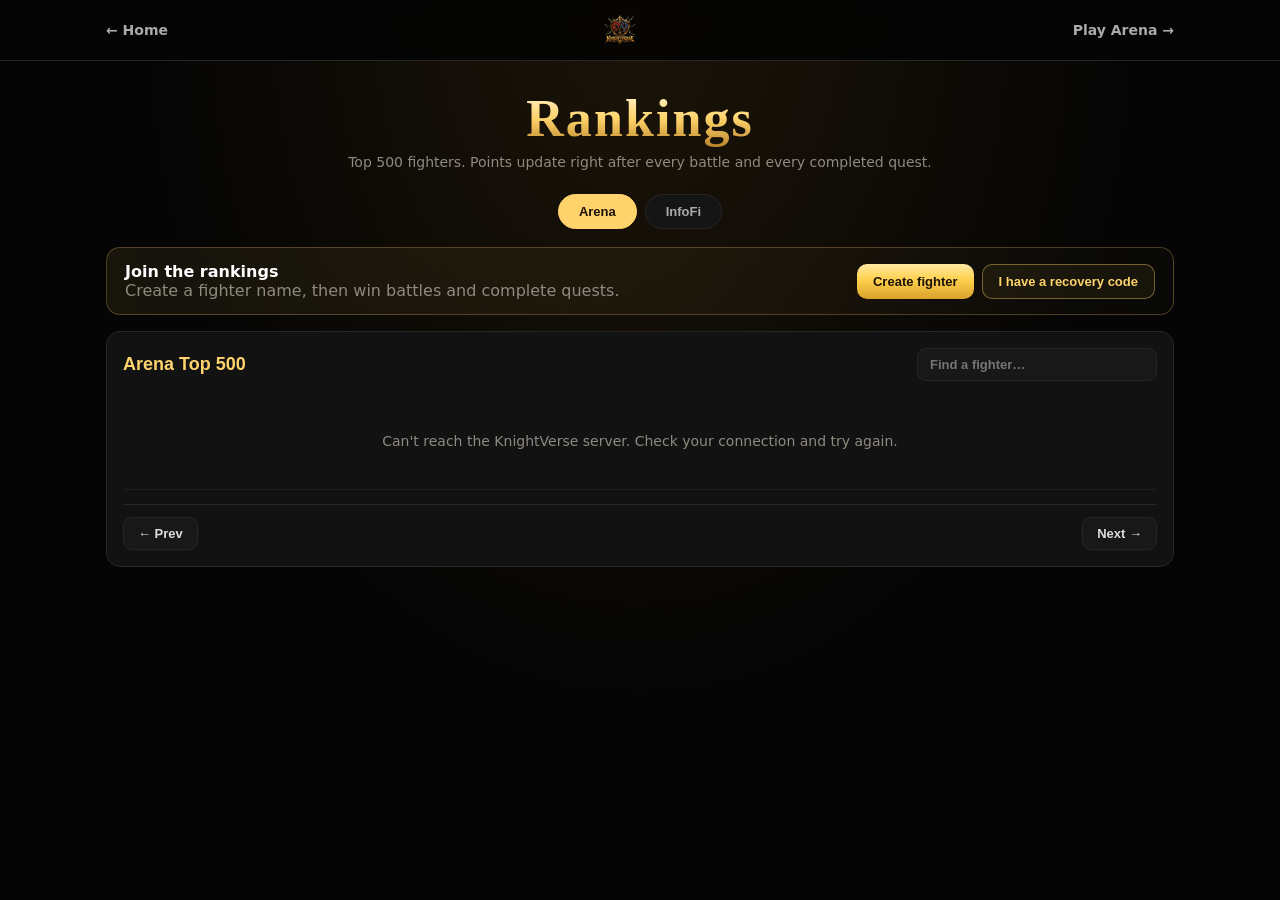
<file: leaderboard.html>
<!DOCTYPE html>
<html lang="en">
<head>
    <meta charset="UTF-8">
    <meta http-equiv="Content-Security-Policy" content="default-src 'self'; script-src 'self' 'unsafe-inline' https://cdn.jsdelivr.net; style-src 'self' 'unsafe-inline' https://cdn.jsdelivr.net https://fonts.googleapis.com; font-src 'self' https://fonts.gstatic.com; img-src 'self' data: blob:; media-src 'self'; connect-src 'self' blob: https://ghnyalgjoahltifsjsqb.supabase.co http://localhost:* http://127.0.0.1:*; object-src 'none'; base-uri 'self'; form-action 'self'" />
    <meta name="referrer" content="strict-origin-when-cross-origin" />
    <meta name="viewport" content="width=device-width, initial-scale=1.0">
    <title>KnightVerse | Rankings</title>
    <meta name="description" content="KnightVerse Arena and InfoFi rankings: the top 500 fighters.">
    <link rel="icon" type="image/png" sizes="32x32" href="assets/img/brand/favicon-32.png" />
    <link rel="apple-touch-icon" href="assets/img/brand/apple-touch-icon.png" />
    <link rel="preconnect" href="https://fonts.googleapis.com" />
    <link rel="preconnect" href="https://fonts.gstatic.com" crossorigin />
    <link href="https://fonts.googleapis.com/css2?family=Cinzel:wght@700;900&family=Inter:wght@400;600;700;800&display=swap" rel="stylesheet" />
    <style>
        :root { --gold: #ffd36b; --line: rgba(255, 211, 107, 0.25); --card: #121212; --border: #262626; --muted: #8f8a80; }
        * { box-sizing: border-box; }
        body { margin: 0; min-height: 100vh; background: radial-gradient(ellipse at top, #1c1408 0%, #050505 55%); color: #ddd; font-family: Inter, system-ui, sans-serif; -webkit-font-smoothing: antialiased; }
        a { color: inherit; }
        nav { position: sticky; top: 0; z-index: 10; background: rgba(5, 5, 5, 0.92); border-bottom: 1px solid var(--border); backdrop-filter: blur(8px); }
        .nav-in { max-width: 1100px; margin: 0 auto; padding: 0 16px; height: 60px; display: flex; align-items: center; justify-content: space-between; gap: 12px; }
        .nav-in a { text-decoration: none; font-size: 14px; font-weight: 600; color: #aaa; }
        .nav-in a:hover { color: var(--gold); }
        .nav-in img { height: 32px; mix-blend-mode: screen; opacity: 0.85; }
        main { max-width: 1100px; margin: 0 auto; padding: 28px 16px 60px; }
        h1 { text-align: center; margin: 0 0 6px; font: 900 clamp(30px, 6vw, 52px) Cinzel, Georgia, serif; letter-spacing: 0.04em; background: linear-gradient(180deg, #fff6d6, #ffd36b 50%, #b8822a); -webkit-background-clip: text; background-clip: text; color: transparent; }
        .sub { text-align: center; color: var(--muted); font-size: 14px; margin: 0 0 24px; }
        .tabs { display: flex; justify-content: center; gap: 8px; margin-bottom: 18px; }
        .tabs button { cursor: pointer; border-radius: 99px; padding: 9px 20px; font: 800 13px Inter, sans-serif; color: #aaa; background: #151515; border: 1px solid var(--border); }
        .tabs button.on { color: #1a1205; background: var(--gold); border-color: var(--gold); }
        .me { display: flex; align-items: center; justify-content: space-between; gap: 14px; flex-wrap: wrap; padding: 14px 18px; border-radius: 14px; margin-bottom: 16px; background: linear-gradient(90deg, rgba(255, 211, 107, 0.08), rgba(255, 211, 107, 0.02)); border: 1px solid var(--line); }
        .me b { color: #fff; font-size: 16px; }
        .me .stat { display: flex; gap: 22px; }
        .me .stat div { text-align: center; }
        .me .stat span { display: block; font-size: 11px; color: var(--muted); text-transform: uppercase; letter-spacing: 0.08em; }
        .me .stat strong { font-size: 20px; color: var(--gold); }
        .me .cta { display: flex; gap: 8px; flex-wrap: wrap; }
        .btn { cursor: pointer; text-decoration: none; border-radius: 10px; padding: 9px 16px; font: 800 13px Inter, sans-serif; display: inline-block; }
        .btn.gold { color: #1a1205; border: 0; background: linear-gradient(180deg, #ffe9a3, #ffd04d 45%, #d9a22a); }
        .btn.ghost { color: var(--gold); background: rgba(255, 211, 107, 0.06); border: 1px solid rgba(255, 211, 107, 0.4); }
        .board { background: var(--card); border: 1px solid var(--border); border-radius: 14px; padding: 16px; }
        .board-head { display: flex; align-items: center; justify-content: space-between; gap: 10px; flex-wrap: wrap; margin-bottom: 12px; }
        .board-head h2 { margin: 0; font: 800 18px Inter, sans-serif; color: var(--gold); }
        .board-head input { background: #181818; border: 1px solid var(--border); border-radius: 9px; color: #fff; padding: 8px 12px; font: 600 13px Inter, sans-serif; outline: none; width: min(100%, 240px); }
        .board-head input:focus { border-color: var(--gold); }
        table { width: 100%; border-collapse: collapse; font-size: 14px; }
        th { text-align: left; color: var(--muted); font-size: 11px; text-transform: uppercase; letter-spacing: 0.08em; padding: 8px 10px; border-bottom: 1px solid var(--border); }
        td { padding: 11px 10px; border-bottom: 1px solid rgba(255, 255, 255, 0.05); white-space: nowrap; }
        td.pts { text-align: right; color: var(--gold); font-weight: 800; }
        th.pts { text-align: right; }
        tr.mine td { background: rgba(255, 211, 107, 0.08); }
        .rk { font-weight: 800; color: #bbb; }
        .rk.r1 { color: #ffd36b; font-size: 16px; } .rk.r2 { color: #e0e0e0; } .rk.r3 { color: #d08a4a; }
        .xh { color: #7fb8ff; text-decoration: none; }
        .muted { color: var(--muted); }
        .wrap { overflow-x: auto; }
        .pager { display: flex; align-items: center; justify-content: space-between; margin-top: 14px; padding-top: 12px; border-top: 1px solid var(--border); font-size: 12px; color: var(--muted); }
        .pager button { cursor: pointer; border-radius: 9px; padding: 8px 14px; font: 700 13px Inter, sans-serif; color: #ddd; background: #181818; border: 1px solid var(--border); }
        .pager button:disabled { opacity: 0.35; cursor: default; }
        .empty { text-align: center; color: var(--muted); padding: 40px 10px; }
        .hide-sm { }
        @media (max-width: 640px) { .hide-sm { display: none; } td, th { padding: 9px 6px; } .me .stat { gap: 14px; } }
    </style>
</head>
<body>
    <nav><div class="nav-in">
        <a href="index.html">&larr; Home</a>
        <img src="assets/img/brand/logo.webp" alt="KnightVerse">
        <a href="arena.html">Play Arena &rarr;</a>
    </div></nav>
    <main>
        <h1>Rankings</h1>
        <p class="sub">Top 500 fighters. Points update right after every battle and every completed quest.</p>
        <div class="tabs">
            <button data-kind="game" class="on">Arena</button>
            <button data-kind="infofi">InfoFi</button>
        </div>
        <div class="me" id="me"></div>
        <div class="board">
            <div class="board-head">
                <h2 id="boardTitle">Arena Top 500</h2>
                <input id="search" placeholder="Find a fighter…" autocomplete="off">
            </div>
            <div class="wrap">
                <table>
                    <thead id="thead"></thead>
                    <tbody id="tbody"><tr><td colspan="5" class="empty">Loading…</td></tr></tbody>
                </table>
            </div>
            <div class="pager"><button id="prev">&larr; Prev</button><span id="pageInfo"></span><button id="next">Next &rarr;</button></div>
        </div>
    </main>
    <script type="module">
        import { api, loadMe, openAccount, esc, errText } from './arena/api.js';
        const PER = 50;
        const params = new URLSearchParams(location.search);
        let kind = params.get('kind') === 'infofi' ? 'infofi' : 'game';
        let rows = [], page = 1, me = null, filter = '';
        const $ = s => document.querySelector(s);

        function renderMe() {
            const box = $('#me');
            if (me && me.profile) {
                const p = me.profile, r = me.ranks || {};
                const pts = kind === 'game' ? p.game_points : p.infofi_points, rank = kind === 'game' ? r.game : r.infofi;
                box.innerHTML = `<div><span class="muted">You are playing as</span><br><b>${esc(p.nickname)}</b>${p.x_handle ? ` <span class="muted">@${esc(p.x_handle)}</span>` : ''}</div>
                    <div class="stat"><div><span>Rank</span><strong>${rank ? '#' + rank : '-'}</strong></div><div><span>Points</span><strong>${pts.toLocaleString()}</strong></div>${kind === 'game' ? `<div><span>Wins</span><strong>${p.wins}</strong></div>` : ''}</div>
                    <div class="cta">${kind === 'game' ? '<a class="btn gold" href="arena.html">Play</a>' : '<a class="btn gold" href="infofi.html">Quests</a>'}</div>`;
            } else if (me && me.offline) {
                box.innerHTML = `<div class="muted">Could not reach the server to load your rank.</div>`;
            } else {
                box.innerHTML = `<div><b>Join the rankings</b><br><span class="muted">Create a fighter name, then win battles and complete quests.</span></div>
                    <div class="cta"><button class="btn gold" id="create">Create fighter</button><button class="btn ghost" id="restore">I have a recovery code</button></div>`;
                $('#create').onclick = async () => { await openAccount(); me = await loadMe(); renderMe(); renderTable(); };
                $('#restore').onclick = async () => { await openAccount({ startWith: 'restore' }); me = await loadMe(); renderMe(); renderTable(); };
            }
        }

        function renderTable() {
            $('#boardTitle').textContent = kind === 'game' ? 'Arena Top 500' : 'InfoFi Top 500';
            $('#thead').innerHTML = `<tr><th>Rank</th><th>Fighter</th><th class="hide-sm">X account</th>${kind === 'game' ? '<th class="hide-sm">Wins</th>' : ''}<th class="pts">Points</th></tr>`;
            const list = filter ? rows.filter(r => r.nickname.toLowerCase().includes(filter) || (r.x_handle || '').toLowerCase().includes(filter)) : rows;
            const pages = Math.max(1, Math.ceil(list.length / PER));
            page = Math.min(page, pages);
            const mine = me && me.profile ? me.profile.nickname.toLowerCase() : null;
            const slice = list.slice((page - 1) * PER, page * PER);
            $('#tbody').innerHTML = slice.length ? slice.map(r => `<tr class="${r.nickname.toLowerCase() === mine ? 'mine' : ''}">
                <td class="rk ${r.rank <= 3 ? 'r' + r.rank : ''}">#${r.rank}</td>
                <td><b>${esc(r.nickname)}</b></td>
                <td class="hide-sm">${r.x_handle ? `<a class="xh" href="https://x.com/${esc(r.x_handle)}" target="_blank" rel="noopener nofollow">@${esc(r.x_handle)}</a>` : '<span class="muted">-</span>'}</td>
                ${kind === 'game' ? `<td class="hide-sm">${r.wins}</td>` : ''}
                <td class="pts">${r.points.toLocaleString()}</td></tr>`).join('')
                : `<tr><td colspan="5" class="empty">${rows.length ? 'No fighter matches that name.' : 'No points yet. Be the first one on the board!'}</td></tr>`;
            $('#pageInfo').textContent = `Page ${page} / ${pages}`;
            $('#prev').disabled = page <= 1; $('#next').disabled = page >= pages;
        }

        async function load() {
            for (const b of document.querySelectorAll('.tabs button')) b.classList.toggle('on', b.dataset.kind === kind);
            renderMe();
            $('#tbody').innerHTML = '<tr><td colspan="5" class="empty">Loading…</td></tr>';
            try { rows = (await api('leaderboard', { kind })).rows; }
            catch (e) { rows = []; $('#tbody').innerHTML = `<tr><td colspan="5" class="empty">${esc(errText(e))}</td></tr>`; return; }
            page = 1; renderTable();
        }

        for (const b of document.querySelectorAll('.tabs button')) b.onclick = () => { kind = b.dataset.kind; history.replaceState(null, '', kind === 'infofi' ? '?kind=infofi' : location.pathname); load(); };
        $('#prev').onclick = () => { page--; renderTable(); };
        $('#next').onclick = () => { page++; renderTable(); };
        $('#search').oninput = e => { filter = e.target.value.trim().toLowerCase(); page = 1; renderTable(); };
        me = await loadMe();
        load();
    </script>
</body>
</html>
</file>
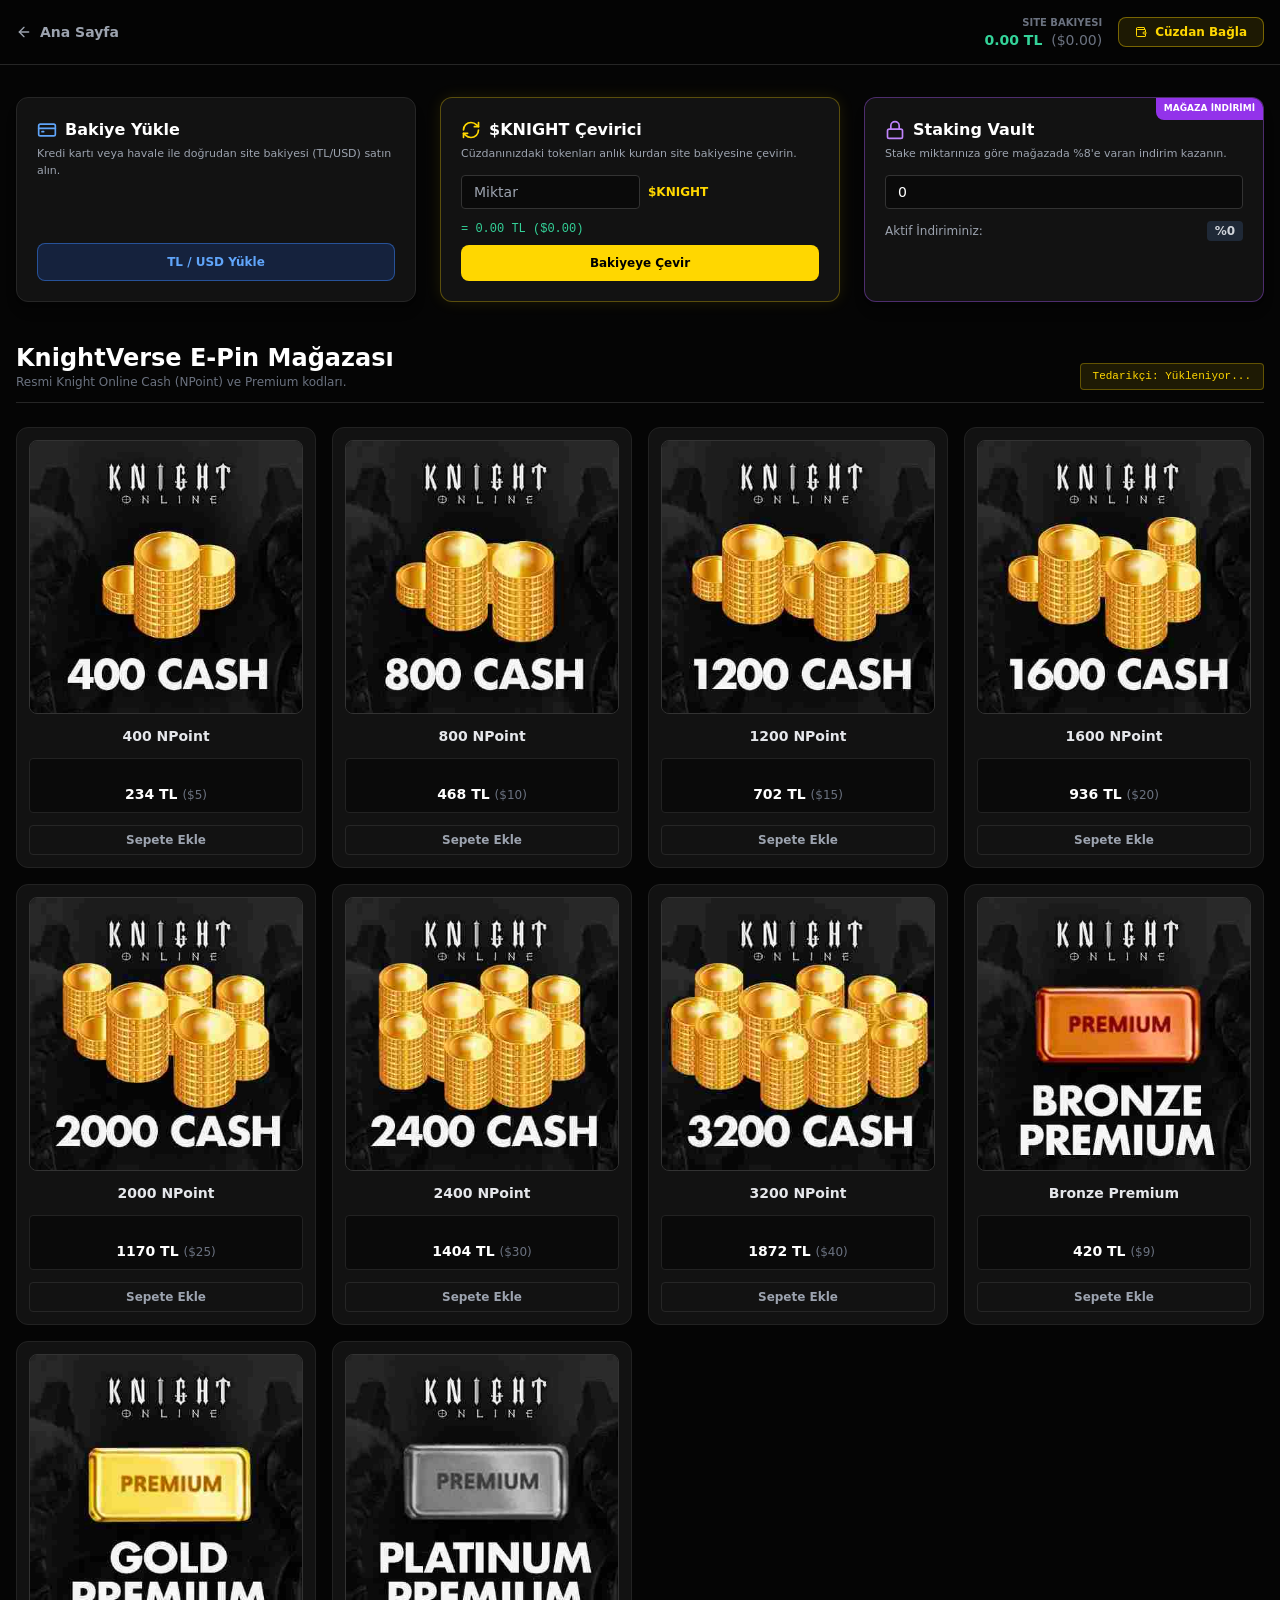
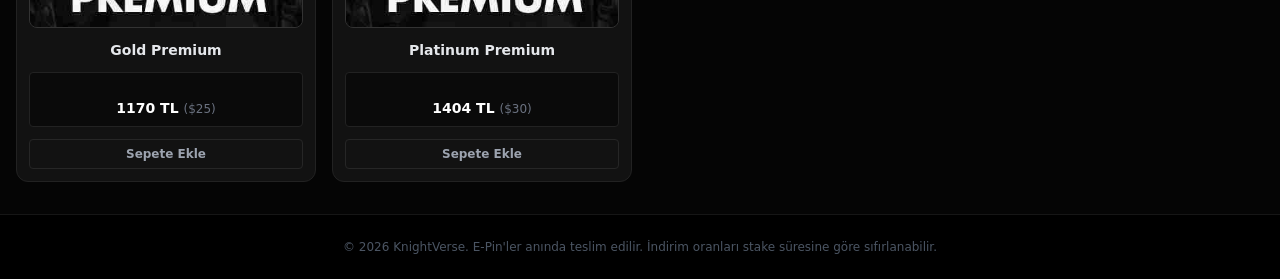
<file: store.html>
<!DOCTYPE html>
<html lang="en" class="scroll-smooth">
<head>
    <meta charset="UTF-8">
    <meta http-equiv="Content-Security-Policy" content="default-src 'self'; script-src 'self' 'unsafe-inline' https://cdn.jsdelivr.net; style-src 'self' 'unsafe-inline' https://cdn.jsdelivr.net https://fonts.googleapis.com; font-src 'self' https://fonts.gstatic.com; img-src 'self' data: blob:; media-src 'self'; connect-src 'self' blob: https://ghnyalgjoahltifsjsqb.supabase.co http://localhost:* http://127.0.0.1:*; object-src 'none'; base-uri 'self'; form-action 'self'" />
    <meta name="referrer" content="strict-origin-when-cross-origin" />
    <meta name="viewport" content="width=device-width, initial-scale=1.0">
    <title>KnightVerse | Real Yield Store & Vault</title>
    <link rel="icon" type="image/png" sizes="32x32" href="assets/img/brand/favicon-32.png" />
    <link rel="apple-touch-icon" href="assets/img/brand/apple-touch-icon.png" />
    <script src="assets/js/icons.js"></script>
    <link rel="stylesheet" href="assets/css/site.css" />
</head>
<body class="bg-[#050505] text-gray-300 font-sans min-h-screen flex flex-col">

    <!-- ÜST MENÜ VE BAKİYE PANELİ -->
    <nav class="w-full bg-[#050505]/95 border-b border-brand-border sticky top-0 z-50">
        <div class="max-w-7xl mx-auto px-4 h-16 flex items-center justify-between">
            <a href="index.html" class="flex items-center gap-2 text-gray-400 hover:text-brand-gold transition text-sm font-bold">
                <i data-lucide="arrow-left" class="w-4 h-4"></i> Ana Sayfa
            </a>
            
            <div class="flex items-center gap-4">
                <div class="hidden sm:flex flex-col text-right">
                    <span class="text-[10px] text-gray-500 uppercase font-bold">Site Bakiyesi</span>
                    <span class="text-sm font-black text-emerald-400">0.00 TL <span class="text-gray-500 font-medium ml-1">($0.00)</span></span>
                </div>
                <button class="bg-brand-gold/10 border border-brand-gold/40 text-brand-gold px-4 py-1.5 rounded-lg text-xs font-bold hover:bg-brand-gold hover:text-black transition flex items-center gap-2">
                    <i data-lucide="wallet" class="w-3 h-3"></i> Cüzdan Bağla
                </button>
            </div>
        </div>
    </nav>

    <main class="flex-grow max-w-7xl mx-auto w-full px-4 py-8">
        
        <div class="grid grid-cols-1 lg:grid-cols-3 gap-6 mb-10">
            <!-- 1. BÖLÜM: Bakiye Yükleme (TL/USD) -->
            <div class="bg-brand-card border border-brand-border rounded-xl p-5 shadow-lg flex flex-col justify-between">
                <div>
                    <h3 class="text-white font-bold mb-1 flex items-center gap-2"><i data-lucide="credit-card" class="w-5 h-5 text-blue-400"></i> Bakiye Yükle</h3>
                    <p class="text-[11px] text-gray-400 mb-4">Kredi kartı veya havale ile doğrudan site bakiyesi (TL/USD) satın alın.</p>
                </div>
                <button class="w-full bg-blue-600/20 border border-blue-500/50 text-blue-400 py-2.5 rounded-lg text-xs font-bold hover:bg-blue-600 hover:text-white transition">TL / USD Yükle</button>
            </div>

            <!-- 2. BÖLÜM: $KNIGHT -> TL Çevirici -->
            <div class="bg-brand-card border border-brand-gold/30 rounded-xl p-5 shadow-lg flex flex-col justify-between" style="box-shadow: 0 0 15px rgba(255, 215, 0, 0.1);">
                <div>
                    <h3 class="text-white font-bold mb-1 flex items-center gap-2"><i data-lucide="refresh-cw" class="w-5 h-5 text-brand-gold"></i> $KNIGHT Çevirici</h3>
                    <p class="text-[11px] text-gray-400 mb-3">Cüzdanınızdaki tokenları anlık kurdan site bakiyesine çevirin.</p>
                    <div class="flex gap-2 items-center mb-3">
                        <input type="number" id="convertInput" placeholder="Miktar" class="w-1/2 bg-[#0a0a0a] border border-[#333] rounded px-3 py-1.5 text-sm text-white focus:outline-none focus:border-brand-gold" oninput="calculateSwap()">
                        <span class="text-brand-gold text-xs font-bold">$KNIGHT</span>
                    </div>
                    <div class="text-xs text-emerald-400 font-mono mb-2" id="convertResult">= 0.00 TL ($0.00)</div>
                </div>
                <button class="w-full bg-brand-gold hover:bg-[#e6c200] text-black py-2.5 rounded-lg text-xs font-bold transition">Bakiyeye Çevir</button>
            </div>

            <!-- 3. BÖLÜM: Staking & İndirim Paneli -->
            <div class="bg-brand-card border border-purple-500/40 rounded-xl p-5 shadow-lg flex flex-col justify-between relative overflow-hidden">
                <div class="absolute top-0 right-0 bg-purple-600 text-white text-[9px] font-bold px-2 py-1 rounded-bl-lg">MAĞAZA İNDİRİMİ</div>
                <div>
                    <h3 class="text-white font-bold mb-1 flex items-center gap-2"><i data-lucide="lock" class="w-5 h-5 text-purple-400"></i> Staking Vault</h3>
                    <p class="text-[11px] text-gray-400 mb-3">Stake miktarınıza göre mağazada %8'e varan indirim kazanın.</p>
                    <div class="flex gap-2 items-center mb-3">
                        <input type="number" id="stakeInput" placeholder="Stake Edilen Miktar" class="w-full bg-[#0a0a0a] border border-[#333] rounded px-3 py-1.5 text-sm text-white focus:outline-none focus:border-purple-500" value="0" oninput="updateDiscount()">
                    </div>
                    <div class="flex justify-between items-center text-xs">
                        <span class="text-gray-400">Aktif İndiriminiz:</span>
                        <span id="discountBadge" class="bg-gray-800 text-gray-300 px-2 py-0.5 rounded font-bold">%0</span>
                    </div>
                </div>
            </div>
        </div>

        <!-- MAĞAZA VİTRİNİ (NPOINTS & PREMIUMS) -->
        <div class="mb-6 flex justify-between items-end border-b border-brand-border pb-3">
            <div>
                <h2 class="text-2xl font-extrabold text-white">KnightVerse E-Pin Mağazası</h2>
                <p class="text-xs text-gray-500">Resmi Knight Online Cash (NPoint) ve Premium kodları.</p>
            </div>
            <div class="text-[11px] font-mono text-brand-gold bg-brand-gold/10 px-3 py-1 rounded border border-brand-gold/30 hidden sm:block">
                Tedarikçi: Yükleniyor...
            </div>
        </div>

        <!-- Ürünler Grid -->
        <div class="grid grid-cols-1 sm:grid-cols-2 md:grid-cols-3 lg:grid-cols-4 gap-4" id="storeGrid">
            <!-- JS ile dinamik doldurulacak -->
        </div>

    </main>

    <!-- FOOTER -->
    <footer class="py-6 bg-black border-t border-brand-border/60 text-center text-xs text-gray-600">
        © 2026 KnightVerse. E-Pin'ler anında teslim edilir. İndirim oranları stake süresine göre sıfırlanabilir.
    </footer>

    <script>
        lucide.createIcons();

        // Ürün Veritabanı
        const products = [
            { id: 1, type: 'NPoint', name: '400 NPoint', usd: 5, tl: 234, img: 'assets/img/store/400kc.jpeg' },
            { id: 2, type: 'NPoint', name: '800 NPoint', usd: 10, tl: 468, img: 'assets/img/store/800kc.jpeg' },
            { id: 3, type: 'NPoint', name: '1200 NPoint', usd: 15, tl: 702, img: 'assets/img/store/1200kc.jpeg' },
            { id: 4, type: 'NPoint', name: '1600 NPoint', usd: 20, tl: 936, img: 'assets/img/store/1600kc.jpeg' },
            { id: 5, type: 'NPoint', name: '2000 NPoint', usd: 25, tl: 1170, img: 'assets/img/store/2000kc.jpeg' },
            { id: 6, type: 'NPoint', name: '2400 NPoint', usd: 30, tl: 1404, img: 'assets/img/store/2400kc.jpeg' },
            { id: 7, type: 'NPoint', name: '3200 NPoint', usd: 40, tl: 1872, img: 'assets/img/store/3200kc.jpeg' },
            { id: 8, type: 'Premium', name: 'Bronze Premium', usd: 9, tl: 420, img: 'assets/img/store/bronz.jpeg' },
            { id: 9, type: 'Premium', name: 'Gold Premium', usd: 25, tl: 1170, img: 'assets/img/store/gold.jpeg' },
            { id: 10, type: 'Premium', name: 'Platinum Premium', usd: 30, tl: 1404, img: 'assets/img/store/plat.jpeg' }
        ];

        let currentDiscount = 0; // Yüzdelik indirim (0, 3, 4, 5, 8)

        // Staking Hesaplama ve İndirim Belirleme
        function updateDiscount() {
            const stakeAmt = parseInt(document.getElementById('stakeInput').value) || 0;
            const badge = document.getElementById('discountBadge');
            
            if (stakeAmt >= 3000000) { currentDiscount = 8; }
            else if (stakeAmt >= 2000000) { currentDiscount = 5; }
            else if (stakeAmt >= 1000000) { currentDiscount = 4; }
            else if (stakeAmt >= 500000) { currentDiscount = 3; }
            else { currentDiscount = 0; }

            // Rozet Rengini Güncelle
            badge.innerText = `%${currentDiscount} İndirim`;
            if(currentDiscount === 0) { badge.className = "bg-gray-800 text-gray-300 px-2 py-0.5 rounded font-bold"; }
            else if(currentDiscount === 8) { badge.className = "bg-brand-gold text-black px-2 py-0.5 rounded font-black animate-pulse"; }
            else { badge.className = "bg-purple-600 text-white px-2 py-0.5 rounded font-bold"; }

            renderStore(); // Fiyatları yeni indirime göre ekrana bas
        }

        // Çevirici Hesaplama (Örnek Kur: 1 KNIGHT = 0.05$ / 2.34 TL)
        function calculateSwap() {
            const amt = parseInt(document.getElementById('convertInput').value) || 0;
            const tlRate = 2.34;
            const usdRate = 0.05;
            document.getElementById('convertResult').innerText = `= ${(amt * tlRate).toFixed(2)} TL ($${(amt * usdRate).toFixed(2)})`;
        }

        // Mağazayı Ekrana Basma
        function renderStore() {
            const grid = document.getElementById('storeGrid');
            grid.innerHTML = "";

            products.forEach(p => {
                // İndirimli fiyat hesaplama
                const discountMulti = (100 - currentDiscount) / 100;
                const finalUsd = (p.usd * discountMulti).toFixed(2);
                const finalTl = (p.tl * discountMulti).toFixed(2);
                
                // Eğer indirim varsa eski fiyatın üstünü çiz
                const isDiscounted = currentDiscount > 0;
                const priceHTML = isDiscounted 
                    ? `<div class="text-[10px] text-gray-500 line-through mb-0.5">${p.tl} TL / $${p.usd}</div>
                       <div class="text-sm font-black text-brand-gold">${finalTl} TL <span class="text-xs text-gray-400 font-medium">($${finalUsd})</span></div>`
                    : `<div class="text-[10px] text-transparent mb-0.5">-</div>
                       <div class="text-sm font-bold text-white">${p.tl} TL <span class="text-xs text-gray-500 font-medium">($${p.usd})</span></div>`;

                // Kart Tasarımı
                const card = `
                <div class="bg-brand-card border border-[#222] hover:border-brand-gold/40 rounded-xl p-3 flex flex-col items-center text-center transition group">
                    <div class="w-full relative overflow-hidden rounded-lg mb-3 border border-[#333]">
                        <img src="${p.img}" alt="${p.name}" class="w-full h-auto object-cover group-hover:scale-105 transition duration-500">
                        ${isDiscounted ? `<div class="absolute top-2 right-2 bg-red-600 text-white text-[10px] font-black px-2 py-0.5 rounded shadow-lg">-%${currentDiscount}</div>` : ''}
                    </div>
                    <h4 class="font-bold text-gray-200 text-sm mb-1">${p.name}</h4>
                    
                    <div class="mt-2 w-full bg-[#0a0a0a] py-2 px-2 rounded border border-[#222]">
                        ${priceHTML}
                    </div>
                    
                    <button class="w-full mt-3 bg-transparent border border-brand-border text-gray-400 group-hover:bg-brand-gold/10 group-hover:border-brand-gold/50 group-hover:text-brand-gold py-1.5 rounded text-xs font-bold transition">
                        Sepete Ekle
                    </button>
                </div>
                `;
                grid.innerHTML += card;
            });
        }

        // Sayfa açıldığında mağazayı yükle
        renderStore();
    </script>
</body>
</html>
</file>
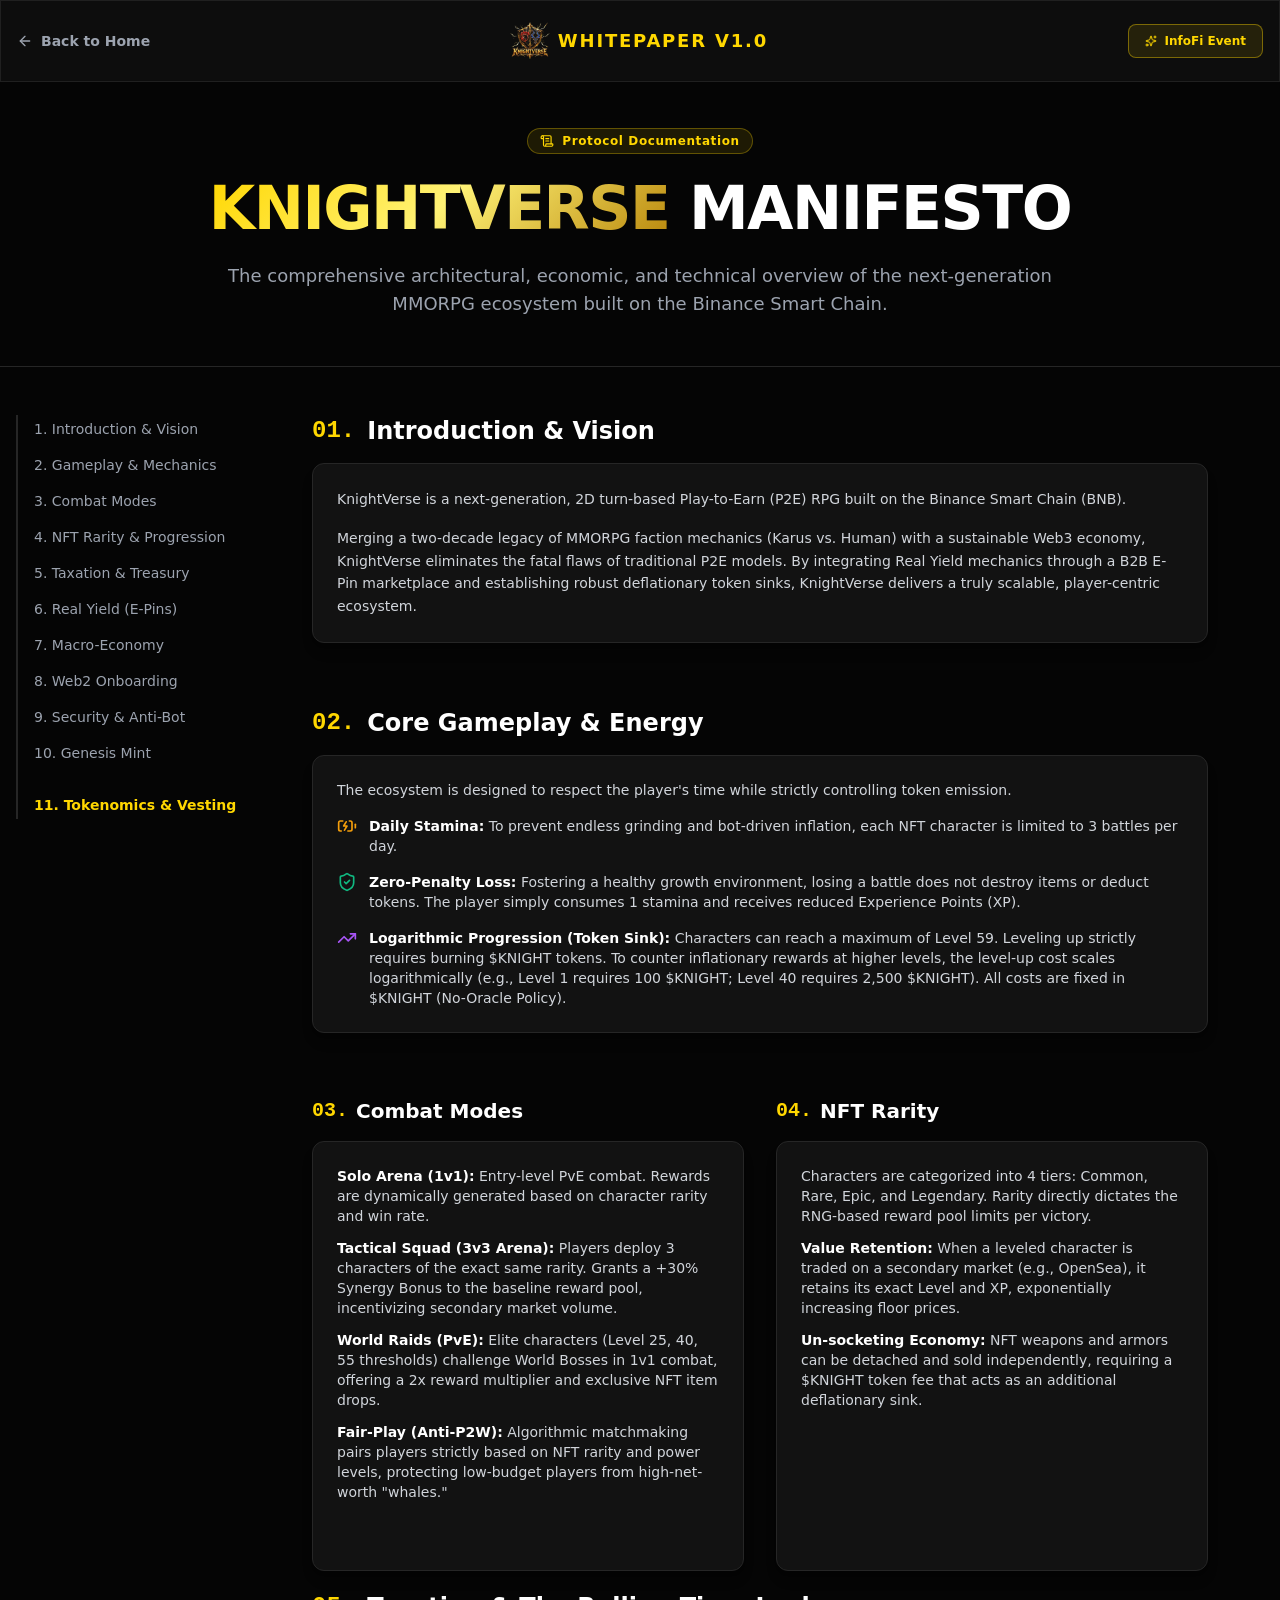
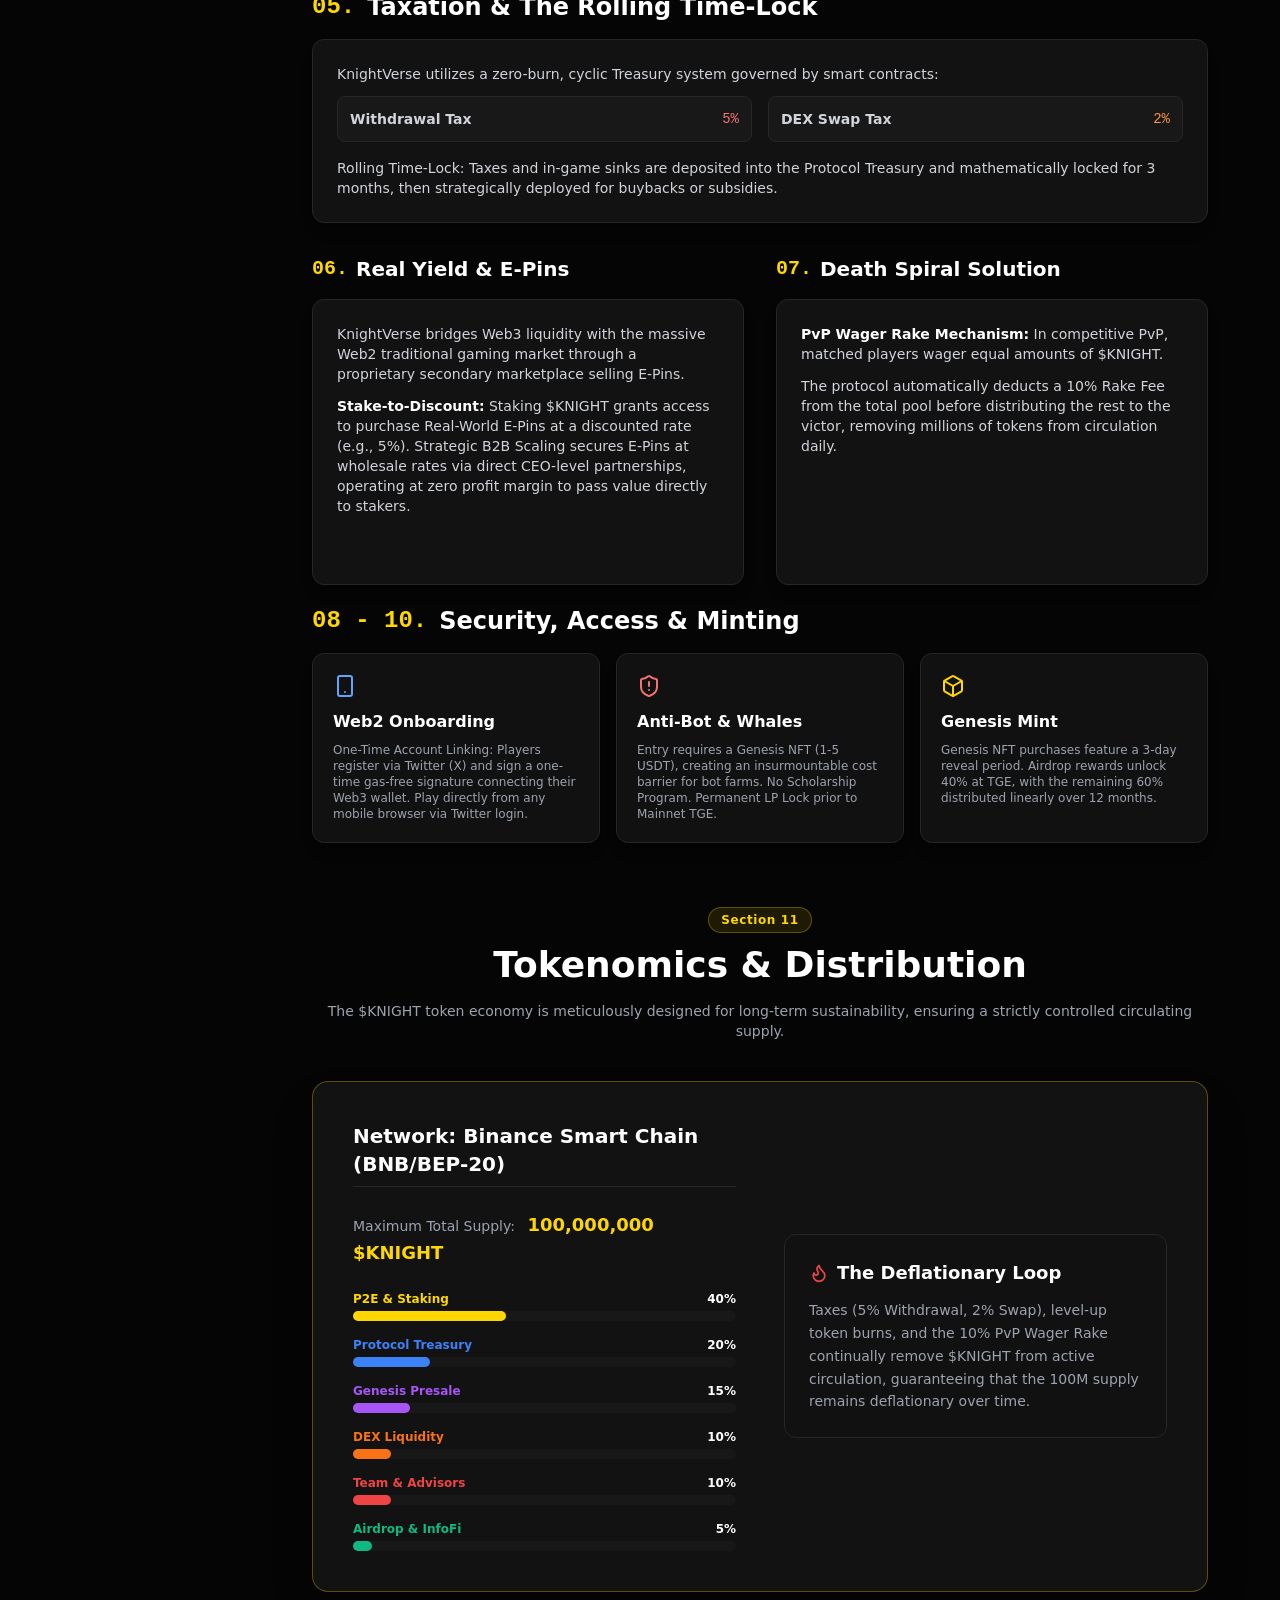
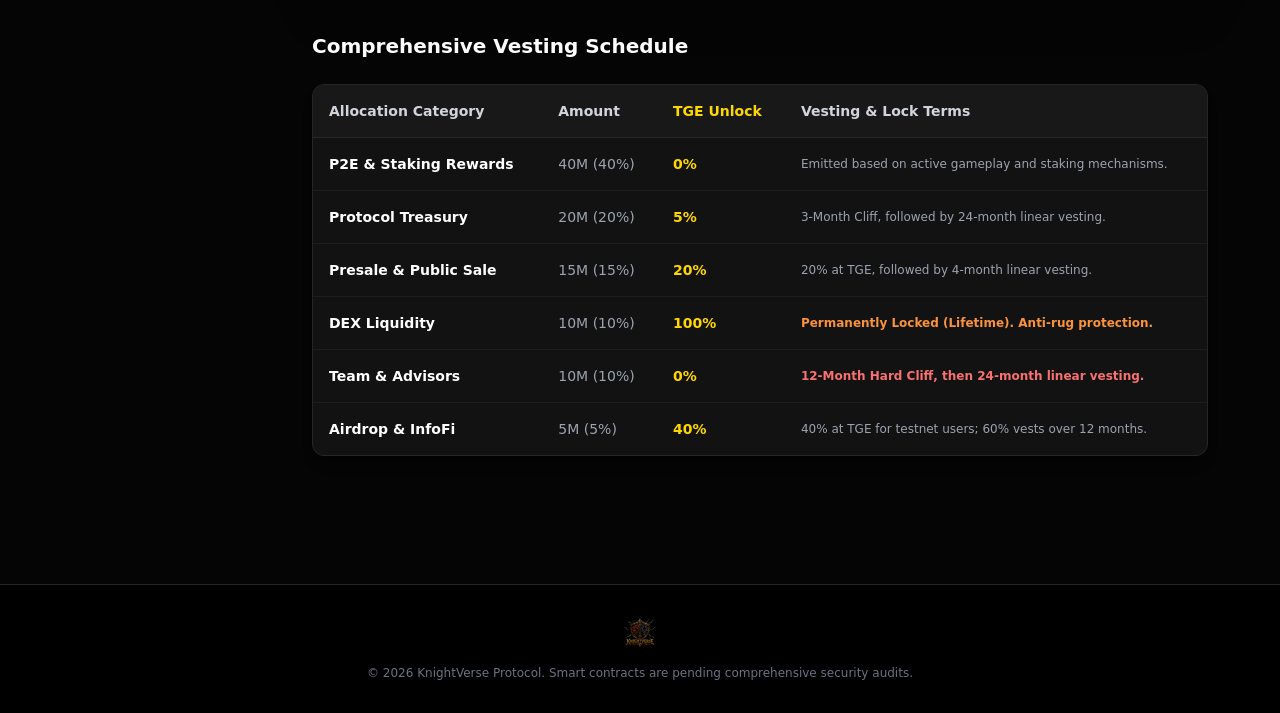
<file: whitepaper.html>
<!DOCTYPE html>
<html lang="en" class="scroll-smooth">
<head>
    <meta charset="UTF-8">
    <meta http-equiv="Content-Security-Policy" content="default-src 'self'; script-src 'self' 'unsafe-inline' https://cdn.jsdelivr.net; style-src 'self' 'unsafe-inline' https://cdn.jsdelivr.net https://fonts.googleapis.com; font-src 'self' https://fonts.gstatic.com; img-src 'self' data: blob:; media-src 'self'; connect-src 'self' blob: https://ghnyalgjoahltifsjsqb.supabase.co http://localhost:* http://127.0.0.1:*; object-src 'none'; base-uri 'self'; form-action 'self'" />
    <meta name="referrer" content="strict-origin-when-cross-origin" />
    <meta name="viewport" content="width=device-width, initial-scale=1.0">
    <title>KnightVerse | Official Whitepaper</title>
    <link rel="icon" type="image/png" sizes="32x32" href="assets/img/brand/favicon-32.png" />
    <link rel="apple-touch-icon" href="assets/img/brand/apple-touch-icon.png" />
    <script src="assets/js/icons.js"></script>
    <style>
        .gold-gradient-text {
            background: linear-gradient(135deg, #FFD700 0%, #FFF275 50%, #B8860B 100%);
            -webkit-background-clip: text;
            -webkit-text-fill-color: transparent;
        }
        .gold-glow { box-shadow: 0 0 25px rgba(255, 215, 0, 0.15); }
        .glass-panel { background: rgba(18, 18, 18, 0.7); backdrop-filter: blur(12px); border: 1px solid rgba(38, 38, 38, 0.8); }
        
        /* Tokenomics Bar Animations */
        @keyframes fillBar { from { width: 0; } }
        .animate-fill { animation: fillBar 1.5s ease-out forwards; }
    </style>
    <link rel="stylesheet" href="assets/css/site.css" />
</head>
<body class="bg-[#050505] text-[#DDDDDD] font-sans antialiased selection:bg-brand-gold selection:text-black">

    <!-- TOP NAV -->
    <nav class="fixed top-0 left-0 w-full z-50 glass-panel">
        <div class="max-w-7xl mx-auto px-4 h-16 sm:h-20 flex items-center justify-between">
            <a href="index.html" class="flex items-center gap-2 text-gray-400 hover:text-brand-gold transition text-sm font-semibold">
                <i data-lucide="arrow-left" class="w-4 h-4"></i> Back to Home
            </a>
            <div class="flex items-center gap-2">
                <img src="assets/img/brand/logo.webp" alt="KnightVerse" class="h-8 sm:h-10 w-auto object-contain mix-blend-screen opacity-90" />
                <span class="text-brand-gold font-bold text-lg hidden sm:block tracking-widest uppercase">Whitepaper v1.0</span>
            </div>
            <a href="infofi.html" class="px-4 py-2 rounded-lg bg-brand-gold/10 border border-brand-gold/40 text-brand-gold text-xs font-bold hover:bg-brand-gold hover:text-black transition flex items-center gap-2">
                <i data-lucide="sparkles" class="w-3 h-3"></i> InfoFi Event
            </a>
        </div>
    </nav>

    <!-- HEADER / HERO -->
    <header class="pt-32 pb-12 border-b border-brand-border bg-cover bg-center relative">
        <div class="absolute inset-0 bg-gradient-to-b from-[#050505]/80 to-[#050505]"></div>
        <div class="max-w-4xl mx-auto px-4 relative z-10 text-center">
            <div class="inline-flex items-center gap-2 px-3 py-1 rounded-full border border-brand-gold/30 bg-brand-gold/10 text-brand-gold text-xs font-semibold tracking-wider mb-6">
                <i data-lucide="scroll-text" class="w-3.5 h-3.5"></i> Protocol Documentation
            </div>
            <h1 class="text-4xl sm:text-6xl font-extrabold tracking-tight text-white mb-6">
                <span class="gold-gradient-text">KNIGHTVERSE</span> MANIFESTO
            </h1>
            <p class="text-gray-400 text-sm sm:text-lg leading-relaxed">
                The comprehensive architectural, economic, and technical overview of the next-generation MMORPG ecosystem built on the Binance Smart Chain.
            </p>
        </div>
    </header>

    <!-- MAIN CONTENT LAYOUT -->
    <div class="max-w-7xl mx-auto px-4 py-12 flex flex-col lg:flex-row gap-10">
        
        <!-- SIDEBAR NAVIGATION (Desktop) -->
        <aside class="hidden lg:block w-64 shrink-0 relative">
            <div class="sticky top-28 flex flex-col gap-2 border-l-2 border-brand-border pl-4">
                <a href="#intro" class="text-sm font-medium text-gray-400 hover:text-brand-gold transition py-1">1. Introduction & Vision</a>
                <a href="#gameplay" class="text-sm font-medium text-gray-400 hover:text-brand-gold transition py-1">2. Gameplay & Mechanics</a>
                <a href="#combat" class="text-sm font-medium text-gray-400 hover:text-brand-gold transition py-1">3. Combat Modes</a>
                <a href="#nfts" class="text-sm font-medium text-gray-400 hover:text-brand-gold transition py-1">4. NFT Rarity & Progression</a>
                <a href="#treasury" class="text-sm font-medium text-gray-400 hover:text-brand-gold transition py-1">5. Taxation & Treasury</a>
                <a href="#yield" class="text-sm font-medium text-gray-400 hover:text-brand-gold transition py-1">6. Real Yield (E-Pins)</a>
                <a href="#economy" class="text-sm font-medium text-gray-400 hover:text-brand-gold transition py-1">7. Macro-Economy</a>
                <a href="#access" class="text-sm font-medium text-gray-400 hover:text-brand-gold transition py-1">8. Web2 Onboarding</a>
                <a href="#security" class="text-sm font-medium text-gray-400 hover:text-brand-gold transition py-1">9. Security & Anti-Bot</a>
                <a href="#mint" class="text-sm font-medium text-gray-400 hover:text-brand-gold transition py-1">10. Genesis Mint</a>
                <a href="#tokenomics" class="text-sm font-bold text-brand-gold transition py-1 mt-4">11. Tokenomics & Vesting</a>
            </div>
        </aside>

        <!-- DOCUMENT CONTENT -->
        <main class="flex-grow max-w-4xl space-y-16">

            <!-- Sec 1 -->
            <section id="intro" class="scroll-mt-32">
                <h2 class="text-2xl font-bold text-white mb-4 flex items-center gap-3">
                    <span class="text-brand-gold font-mono">01.</span> Introduction & Vision
                </h2>
                <div class="bg-brand-card border border-brand-border rounded-xl p-6 text-sm text-gray-300 leading-relaxed space-y-4 shadow-lg">
                    <p>KnightVerse is a next-generation, 2D turn-based Play-to-Earn (P2E) RPG built on the Binance Smart Chain (BNB).</p>
                    <p>Merging a two-decade legacy of MMORPG faction mechanics (Karus vs. Human) with a sustainable Web3 economy, KnightVerse eliminates the fatal flaws of traditional P2E models. By integrating Real Yield mechanics through a B2B E-Pin marketplace and establishing robust deflationary token sinks, KnightVerse delivers a truly scalable, player-centric ecosystem.</p>
                </div>
            </section>

            <!-- Sec 2 -->
            <section id="gameplay" class="scroll-mt-32">
                <h2 class="text-2xl font-bold text-white mb-4 flex items-center gap-3">
                    <span class="text-brand-gold font-mono">02.</span> Core Gameplay & Energy
                </h2>
                <div class="bg-brand-card border border-brand-border rounded-xl p-6 text-sm text-gray-300 shadow-lg">
                    <p class="mb-4">The ecosystem is designed to respect the player's time while strictly controlling token emission.</p>
                    <ul class="space-y-4">
                        <li class="flex gap-3"><i data-lucide="battery-charging" class="w-5 h-5 text-amber-500 shrink-0"></i> <div><strong class="text-white">Daily Stamina:</strong> To prevent endless grinding and bot-driven inflation, each NFT character is limited to 3 battles per day.</div></li>
                        <li class="flex gap-3"><i data-lucide="shield-check" class="w-5 h-5 text-emerald-500 shrink-0"></i> <div><strong class="text-white">Zero-Penalty Loss:</strong> Fostering a healthy growth environment, losing a battle does not destroy items or deduct tokens. The player simply consumes 1 stamina and receives reduced Experience Points (XP).</div></li>
                        <li class="flex gap-3"><i data-lucide="trending-up" class="w-5 h-5 text-purple-500 shrink-0"></i> <div><strong class="text-white">Logarithmic Progression (Token Sink):</strong> Characters can reach a maximum of Level 59. Leveling up strictly requires burning $KNIGHT tokens. To counter inflationary rewards at higher levels, the level-up cost scales logarithmically (e.g., Level 1 requires 100 $KNIGHT; Level 40 requires 2,500 $KNIGHT). All costs are fixed in $KNIGHT (No-Oracle Policy).</div></li>
                    </ul>
                </div>
            </section>

            <!-- Sec 3 & 4 Grid -->
            <div class="grid grid-cols-1 md:grid-cols-2 gap-8">
                <section id="combat" class="scroll-mt-32">
                    <h2 class="text-xl font-bold text-white mb-4 flex items-center gap-2"><span class="text-brand-gold font-mono">03.</span> Combat Modes</h2>
                    <div class="bg-brand-card border border-brand-border rounded-xl p-6 text-sm text-gray-300 h-full shadow-lg space-y-3">
                        <p><strong class="text-white">Solo Arena (1v1):</strong> Entry-level PvE combat. Rewards are dynamically generated based on character rarity and win rate.</p>
                        <p><strong class="text-white">Tactical Squad (3v3 Arena):</strong> Players deploy 3 characters of the exact same rarity. Grants a +30% Synergy Bonus to the baseline reward pool, incentivizing secondary market volume.</p>
                        <p><strong class="text-white text-red-400">World Raids (PvE):</strong> Elite characters (Level 25, 40, 55 thresholds) challenge World Bosses in 1v1 combat, offering a 2x reward multiplier and exclusive NFT item drops.</p>
                        <p><strong class="text-white">Fair-Play (Anti-P2W):</strong> Algorithmic matchmaking pairs players strictly based on NFT rarity and power levels, protecting low-budget players from high-net-worth "whales."</p>
                    </div>
                </section>
                
                <section id="nfts" class="scroll-mt-32">
                    <h2 class="text-xl font-bold text-white mb-4 flex items-center gap-2"><span class="text-brand-gold font-mono">04.</span> NFT Rarity</h2>
                    <div class="bg-brand-card border border-brand-border rounded-xl p-6 text-sm text-gray-300 h-full shadow-lg space-y-3">
                        <p>Characters are categorized into 4 tiers: Common, Rare, Epic, and Legendary. Rarity directly dictates the RNG-based reward pool limits per victory.</p>
                        <p><strong class="text-white">Value Retention:</strong> When a leveled character is traded on a secondary market (e.g., OpenSea), it retains its exact Level and XP, exponentially increasing floor prices.</p>
                        <p><strong class="text-white">Un-socketing Economy:</strong> NFT weapons and armors can be detached and sold independently, requiring a $KNIGHT token fee that acts as an additional deflationary sink.</p>
                    </div>
                </section>
            </div>

            <!-- Sec 5, 6, 7 -->
            <section id="economy" class="scroll-mt-32 space-y-8">
                <div>
                    <h2 class="text-2xl font-bold text-white mb-4 flex items-center gap-3"><span class="text-brand-gold font-mono">05.</span> Taxation & The Rolling Time-Lock</h2>
                    <div class="bg-brand-card border border-brand-border rounded-xl p-6 text-sm text-gray-300 shadow-lg">
                        <p class="mb-3">KnightVerse utilizes a zero-burn, cyclic Treasury system governed by smart contracts:</p>
                        <div class="grid grid-cols-1 sm:grid-cols-2 gap-4 mb-4">
                            <div class="p-3 bg-[#181818] rounded-lg border border-brand-border flex justify-between items-center"><span class="font-bold">Withdrawal Tax</span> <span class="text-red-400 font-mono">5%</span></div>
                            <div class="p-3 bg-[#181818] rounded-lg border border-brand-border flex justify-between items-center"><span class="font-bold">DEX Swap Tax</span> <span class="text-orange-400 font-mono">2%</span></div>
                        </div>
                        <p>Rolling Time-Lock: Taxes and in-game sinks are deposited into the Protocol Treasury and mathematically locked for 3 months, then strategically deployed for buybacks or subsidies.</p>
                    </div>
                </div>

                <div class="grid grid-cols-1 md:grid-cols-2 gap-8">
                    <div id="yield">
                        <h2 class="text-xl font-bold text-white mb-4 flex items-center gap-2"><span class="text-brand-gold font-mono">06.</span> Real Yield & E-Pins</h2>
                        <div class="bg-brand-card border border-brand-border rounded-xl p-6 text-sm text-gray-300 h-full shadow-lg">
                            <p>KnightVerse bridges Web3 liquidity with the massive Web2 traditional gaming market through a proprietary secondary marketplace selling E-Pins.</p>
                            <p class="mt-3"><strong class="text-white">Stake-to-Discount:</strong> Staking $KNIGHT grants access to purchase Real-World E-Pins at a discounted rate (e.g., 5%). Strategic B2B Scaling secures E-Pins at wholesale rates via direct CEO-level partnerships, operating at zero profit margin to pass value directly to stakers.</p>
                        </div>
                    </div>
                    <div>
                        <h2 class="text-xl font-bold text-white mb-4 flex items-center gap-2"><span class="text-brand-gold font-mono">07.</span> Death Spiral Solution</h2>
                        <div class="bg-brand-card border border-brand-border rounded-xl p-6 text-sm text-gray-300 h-full shadow-lg">
                            <p><strong class="text-white text-brand-gold">PvP Wager Rake Mechanism:</strong> In competitive PvP, matched players wager equal amounts of $KNIGHT.</p>
                            <p class="mt-3">The protocol automatically deducts a 10% Rake Fee from the total pool before distributing the rest to the victor, removing millions of tokens from circulation daily.</p>
                        </div>
                    </div>
                </div>
            </section>

            <!-- Sec 8, 9, 10 -->
            <section id="security" class="scroll-mt-32">
                <h2 class="text-2xl font-bold text-white mb-4 flex items-center gap-3"><span class="text-brand-gold font-mono">08 - 10.</span> Security, Access & Minting</h2>
                <div class="grid grid-cols-1 sm:grid-cols-3 gap-4">
                    <div class="bg-[#111] p-5 rounded-xl border border-brand-border shadow-lg">
                        <i data-lucide="smartphone" class="w-6 h-6 text-blue-400 mb-3"></i>
                        <h4 class="font-bold text-white mb-2">Web2 Onboarding</h4>
                        <p class="text-xs text-gray-400">One-Time Account Linking: Players register via Twitter (X) and sign a one-time gas-free signature connecting their Web3 wallet. Play directly from any mobile browser via Twitter login.</p>
                    </div>
                    <div class="bg-[#111] p-5 rounded-xl border border-brand-border shadow-lg">
                        <i data-lucide="shield-alert" class="w-6 h-6 text-red-400 mb-3"></i>
                        <h4 class="font-bold text-white mb-2">Anti-Bot & Whales</h4>
                        <p class="text-xs text-gray-400">Entry requires a Genesis NFT (1-5 USDT), creating an insurmountable cost barrier for bot farms. No Scholarship Program. Permanent LP Lock prior to Mainnet TGE.</p>
                    </div>
                    <div class="bg-[#111] p-5 rounded-xl border border-brand-border shadow-lg">
                        <i data-lucide="box" class="w-6 h-6 text-brand-gold mb-3"></i>
                        <h4 class="font-bold text-white mb-2">Genesis Mint</h4>
                        <p class="text-xs text-gray-400">Genesis NFT purchases feature a 3-day reveal period. Airdrop rewards unlock 40% at TGE, with the remaining 60% distributed linearly over 12 months.</p>
                    </div>
                </div>
            </section>

            <!-- Sec 11 TOKENOMICS (VISUAL FEAST) -->
            <section id="tokenomics" class="scroll-mt-32 pb-20">
                <div class="text-center mb-10">
                    <div class="inline-flex items-center gap-2 px-3 py-1 rounded-full border border-brand-gold/30 bg-brand-gold/10 text-brand-gold text-xs font-semibold tracking-wider mb-3">
                        Section 11
                    </div>
                    <h2 class="text-3xl sm:text-4xl font-extrabold text-white mb-4">Tokenomics & Distribution</h2>
                    <p class="text-gray-400 text-sm">The $KNIGHT token economy is meticulously designed for long-term sustainability, ensuring a strictly controlled circulating supply.</p>
                </div>

                <div class="bg-brand-card border border-brand-gold/30 rounded-2xl p-6 sm:p-10 shadow-2xl gold-glow relative overflow-hidden mb-10">
                    
                    <div class="grid grid-cols-1 md:grid-cols-2 gap-12 items-center">
                        <!-- Chart Data -->
                        <div>
                            <h3 class="text-xl font-bold text-white mb-6 border-b border-brand-border pb-2">Network: Binance Smart Chain (BNB/BEP-20)</h3>
                            <div class="text-sm text-gray-400 mb-6">Maximum Total Supply: <strong class="text-brand-gold text-lg ml-2">100,000,000 $KNIGHT</strong></div>
                            
                            <div class="space-y-4">
                                <!-- Bar 1 -->
                                <div>
                                    <div class="flex justify-between text-xs mb-1 font-semibold"><span class="text-brand-gold">P2E & Staking</span><span class="text-white">40%</span></div>
                                    <div class="w-full bg-[#181818] rounded-full h-2.5"><div class="bg-brand-gold h-2.5 rounded-full w-[40%] animate-fill"></div></div>
                                </div>
                                <!-- Bar 2 -->
                                <div>
                                    <div class="flex justify-between text-xs mb-1 font-semibold"><span class="text-blue-500">Protocol Treasury</span><span class="text-white">20%</span></div>
                                    <div class="w-full bg-[#181818] rounded-full h-2.5"><div class="bg-blue-500 h-2.5 rounded-full w-[20%] animate-fill" style="animation-delay: 0.2s"></div></div>
                                </div>
                                <!-- Bar 3 -->
                                <div>
                                    <div class="flex justify-between text-xs mb-1 font-semibold"><span class="text-purple-500">Genesis Presale</span><span class="text-white">15%</span></div>
                                    <div class="w-full bg-[#181818] rounded-full h-2.5"><div class="bg-purple-500 h-2.5 rounded-full w-[15%] animate-fill" style="animation-delay: 0.4s"></div></div>
                                </div>
                                <!-- Bar 4 -->
                                <div>
                                    <div class="flex justify-between text-xs mb-1 font-semibold"><span class="text-orange-500">DEX Liquidity</span><span class="text-white">10%</span></div>
                                    <div class="w-full bg-[#181818] rounded-full h-2.5"><div class="bg-orange-500 h-2.5 rounded-full w-[10%] animate-fill" style="animation-delay: 0.6s"></div></div>
                                </div>
                                <!-- Bar 5 -->
                                <div>
                                    <div class="flex justify-between text-xs mb-1 font-semibold"><span class="text-red-500">Team & Advisors</span><span class="text-white">10%</span></div>
                                    <div class="w-full bg-[#181818] rounded-full h-2.5"><div class="bg-red-500 h-2.5 rounded-full w-[10%] animate-fill" style="animation-delay: 0.8s"></div></div>
                                </div>
                                <!-- Bar 6 -->
                                <div>
                                    <div class="flex justify-between text-xs mb-1 font-semibold"><span class="text-emerald-500">Airdrop & InfoFi</span><span class="text-white">5%</span></div>
                                    <div class="w-full bg-[#181818] rounded-full h-2.5"><div class="bg-emerald-500 h-2.5 rounded-full w-[5%] animate-fill" style="animation-delay: 1.0s"></div></div>
                                </div>
                            </div>
                        </div>

                        <!-- Deflationary Info -->
                        <div class="bg-[#111] p-6 rounded-xl border border-brand-border">
                            <h4 class="font-bold text-white mb-3 text-lg flex items-center gap-2"><i data-lucide="flame" class="w-5 h-5 text-red-500"></i> The Deflationary Loop</h4>
                            <p class="text-sm text-gray-400 leading-relaxed">
                                Taxes (5% Withdrawal, 2% Swap), level-up token burns, and the 10% PvP Wager Rake continually remove $KNIGHT from active circulation, guaranteeing that the 100M supply remains deflationary over time.
                            </p>
                        </div>
                    </div>
                </div>

                <!-- Comprehensive Vesting Table -->
                <h3 class="text-xl font-bold text-white mb-6">Comprehensive Vesting Schedule</h3>
                <div class="overflow-x-auto w-full rounded-xl border border-brand-border bg-brand-card shadow-lg">
                    <table class="w-full text-left text-sm whitespace-nowrap">
                        <thead>
                            <tr class="bg-[#181818] border-b border-brand-border text-gray-300">
                                <th class="p-4 font-bold">Allocation Category</th>
                                <th class="p-4 font-bold">Amount</th>
                                <th class="p-4 font-bold text-brand-gold">TGE Unlock</th>
                                <th class="p-4 font-bold">Vesting & Lock Terms</th>
                            </tr>
                        </thead>
                        <tbody class="divide-y divide-brand-border/60 text-gray-400">
                            <tr class="hover:bg-[#151515] transition">
                                <td class="p-4 font-bold text-white">P2E & Staking Rewards</td>
                                <td class="p-4">40M (40%)</td>
                                <td class="p-4 text-brand-gold font-bold">0%</td>
                                <td class="p-4 text-xs">Emitted based on active gameplay and staking mechanisms.</td>
                            </tr>
                            <tr class="hover:bg-[#151515] transition">
                                <td class="p-4 font-bold text-white">Protocol Treasury</td>
                                <td class="p-4">20M (20%)</td>
                                <td class="p-4 text-brand-gold font-bold">5%</td>
                                <td class="p-4 text-xs">3-Month Cliff, followed by 24-month linear vesting.</td>
                            </tr>
                            <tr class="hover:bg-[#151515] transition">
                                <td class="p-4 font-bold text-white">Presale & Public Sale</td>
                                <td class="p-4">15M (15%)</td>
                                <td class="p-4 text-brand-gold font-bold">20%</td>
                                <td class="p-4 text-xs">20% at TGE, followed by 4-month linear vesting.</td>
                            </tr>
                            <tr class="hover:bg-[#151515] transition">
                                <td class="p-4 font-bold text-white">DEX Liquidity</td>
                                <td class="p-4">10M (10%)</td>
                                <td class="p-4 text-brand-gold font-bold">100%</td>
                                <td class="p-4 text-xs text-orange-400 font-semibold">Permanently Locked (Lifetime). Anti-rug protection.</td>
                            </tr>
                            <tr class="hover:bg-[#151515] transition">
                                <td class="p-4 font-bold text-white">Team & Advisors</td>
                                <td class="p-4">10M (10%)</td>
                                <td class="p-4 text-brand-gold font-bold">0%</td>
                                <td class="p-4 text-xs text-red-400 font-semibold">12-Month Hard Cliff, then 24-month linear vesting.</td>
                            </tr>
                            <tr class="hover:bg-[#151515] transition">
                                <td class="p-4 font-bold text-white">Airdrop & InfoFi</td>
                                <td class="p-4">5M (5%)</td>
                                <td class="p-4 text-brand-gold font-bold">40%</td>
                                <td class="p-4 text-xs">40% at TGE for testnet users; 60% vests over 12 months.</td>
                            </tr>
                        </tbody>
                    </table>
                </div>

            </section>
        </main>
    </div>

    <!-- FOOTER -->
    <footer class="py-8 bg-black border-t border-brand-border text-center text-xs text-gray-500">
        <img src="assets/img/brand/logo.webp" alt="KnightVerse" class="h-8 w-auto mx-auto mb-4 opacity-50 mix-blend-screen" />
        <p>© 2026 KnightVerse Protocol. Smart contracts are pending comprehensive security audits.</p>
    </footer>

    <script>lucide.createIcons();</script>
</body>
</html>
</file>
<file: assets/css/site.css>
/*! KnightVerse site styles. Built from Tailwind CSS v3.4.17 (MIT, https://tailwindcss.com)
 * with the brand colors, for: index.html, store.html, whitepaper.html, game.html, infofi.html.
 * Rebuild after adding new classes: python3 tools/build-css.py (see README). */
*, ::before, ::after{--tw-border-spacing-x:0;--tw-border-spacing-y:0;--tw-translate-x:0;--tw-translate-y:0;--tw-rotate:0;--tw-skew-x:0;--tw-skew-y:0;--tw-scale-x:1;--tw-scale-y:1;--tw-pan-x: ;--tw-pan-y: ;--tw-pinch-zoom: ;--tw-scroll-snap-strictness:proximity;--tw-gradient-from-position: ;--tw-gradient-via-position: ;--tw-gradient-to-position: ;--tw-ordinal: ;--tw-slashed-zero: ;--tw-numeric-figure: ;--tw-numeric-spacing: ;--tw-numeric-fraction: ;--tw-ring-inset: ;--tw-ring-offset-width:0px;--tw-ring-offset-color:#fff;--tw-ring-color:rgb(59 130 246 / 0.5);--tw-ring-offset-shadow:0 0 #0000;--tw-ring-shadow:0 0 #0000;--tw-shadow:0 0 #0000;--tw-shadow-colored:0 0 #0000;--tw-blur: ;--tw-brightness: ;--tw-contrast: ;--tw-grayscale: ;--tw-hue-rotate: ;--tw-invert: ;--tw-saturate: ;--tw-sepia: ;--tw-drop-shadow: ;--tw-backdrop-blur: ;--tw-backdrop-brightness: ;--tw-backdrop-contrast: ;--tw-backdrop-grayscale: ;--tw-backdrop-hue-rotate: ;--tw-backdrop-invert: ;--tw-backdrop-opacity: ;--tw-backdrop-saturate: ;--tw-backdrop-sepia: ;--tw-contain-size: ;--tw-contain-layout: ;--tw-contain-paint: ;--tw-contain-style: }::backdrop{--tw-border-spacing-x:0;--tw-border-spacing-y:0;--tw-translate-x:0;--tw-translate-y:0;--tw-rotate:0;--tw-skew-x:0;--tw-skew-y:0;--tw-scale-x:1;--tw-scale-y:1;--tw-pan-x: ;--tw-pan-y: ;--tw-pinch-zoom: ;--tw-scroll-snap-strictness:proximity;--tw-gradient-from-position: ;--tw-gradient-via-position: ;--tw-gradient-to-position: ;--tw-ordinal: ;--tw-slashed-zero: ;--tw-numeric-figure: ;--tw-numeric-spacing: ;--tw-numeric-fraction: ;--tw-ring-inset: ;--tw-ring-offset-width:0px;--tw-ring-offset-color:#fff;--tw-ring-color:rgb(59 130 246 / 0.5);--tw-ring-offset-shadow:0 0 #0000;--tw-ring-shadow:0 0 #0000;--tw-shadow:0 0 #0000;--tw-shadow-colored:0 0 #0000;--tw-blur: ;--tw-brightness: ;--tw-contrast: ;--tw-grayscale: ;--tw-hue-rotate: ;--tw-invert: ;--tw-saturate: ;--tw-sepia: ;--tw-drop-shadow: ;--tw-backdrop-blur: ;--tw-backdrop-brightness: ;--tw-backdrop-contrast: ;--tw-backdrop-grayscale: ;--tw-backdrop-hue-rotate: ;--tw-backdrop-invert: ;--tw-backdrop-opacity: ;--tw-backdrop-saturate: ;--tw-backdrop-sepia: ;--tw-contain-size: ;--tw-contain-layout: ;--tw-contain-paint: ;--tw-contain-style: }/* ! tailwindcss v3.4.17 | MIT License | https://tailwindcss.com */*,::after,::before{box-sizing:border-box;border-width:0;border-style:solid;border-color:#e5e7eb}::after,::before{--tw-content:''}:host,html{line-height:1.5;-webkit-text-size-adjust:100%;-moz-tab-size:4;tab-size:4;font-family:ui-sans-serif, system-ui, sans-serif, "Apple Color Emoji", "Segoe UI Emoji", "Segoe UI Symbol", "Noto Color Emoji";font-feature-settings:normal;font-variation-settings:normal;-webkit-tap-highlight-color:transparent}body{margin:0;line-height:inherit}hr{height:0;color:inherit;border-top-width:1px}abbr:where([title]){-webkit-text-decoration:underline dotted;text-decoration:underline dotted}h1,h2,h3,h4,h5,h6{font-size:inherit;font-weight:inherit}a{color:inherit;text-decoration:inherit}b,strong{font-weight:bolder}code,kbd,pre,samp{font-family:ui-monospace, SFMono-Regular, Menlo, Monaco, Consolas, "Liberation Mono", "Courier New", monospace;font-feature-settings:normal;font-variation-settings:normal;font-size:1em}small{font-size:80%}sub,sup{font-size:75%;line-height:0;position:relative;vertical-align:baseline}sub{bottom:-.25em}sup{top:-.5em}table{text-indent:0;border-color:inherit;border-collapse:collapse}button,input,optgroup,select,textarea{font-family:inherit;font-feature-settings:inherit;font-variation-settings:inherit;font-size:100%;font-weight:inherit;line-height:inherit;letter-spacing:inherit;color:inherit;margin:0;padding:0}button,select{text-transform:none}button,input:where([type=button]),input:where([type=reset]),input:where([type=submit]){-webkit-appearance:button;background-color:transparent;background-image:none}:-moz-focusring{outline:auto}:-moz-ui-invalid{box-shadow:none}progress{vertical-align:baseline}::-webkit-inner-spin-button,::-webkit-outer-spin-button{height:auto}[type=search]{-webkit-appearance:textfield;outline-offset:-2px}::-webkit-search-decoration{-webkit-appearance:none}::-webkit-file-upload-button{-webkit-appearance:button;font:inherit}summary{display:list-item}blockquote,dd,dl,figure,h1,h2,h3,h4,h5,h6,hr,p,pre{margin:0}fieldset{margin:0;padding:0}legend{padding:0}menu,ol,ul{list-style:none;margin:0;padding:0}dialog{padding:0}textarea{resize:vertical}input::placeholder,textarea::placeholder{opacity:1;color:#9ca3af}[role=button],button{cursor:pointer}:disabled{cursor:default}audio,canvas,embed,iframe,img,object,svg,video{display:block;vertical-align:middle}img,video{max-width:100%;height:auto}[hidden]:where(:not([hidden=until-found])){display:none}.pointer-events-none{pointer-events:none}.fixed{position:fixed}.absolute{position:absolute}.relative{position:relative}.sticky{position:sticky}.inset-0{inset:0px}.-top-2{top:-0.5rem}.bottom-20{bottom:5rem}.bottom-3{bottom:0.75rem}.bottom-32{bottom:8rem}.bottom-4{bottom:1rem}.left-0{left:0px}.left-1\/4{left:25%}.left-10{left:2.5rem}.left-3{left:0.75rem}.right-0{right:0px}.right-1\/4{right:25%}.right-10{right:2.5rem}.right-2{right:0.5rem}.right-3{right:0.75rem}.right-4{right:1rem}.top-0{top:0px}.top-2{top:0.5rem}.top-20{top:5rem}.top-28{top:7rem}.top-32{top:8rem}.z-0{z-index:0}.z-10{z-index:10}.z-20{z-index:20}.z-50{z-index:50}.col-span-2{grid-column:span 2 / span 2}.mx-auto{margin-left:auto;margin-right:auto}.my-3{margin-top:0.75rem;margin-bottom:0.75rem}.-mr-2{margin-right:-0.5rem}.mb-0\.5{margin-bottom:0.125rem}.mb-1{margin-bottom:0.25rem}.mb-10{margin-bottom:2.5rem}.mb-12{margin-bottom:3rem}.mb-2{margin-bottom:0.5rem}.mb-3{margin-bottom:0.75rem}.mb-4{margin-bottom:1rem}.mb-6{margin-bottom:1.5rem}.mb-8{margin-bottom:2rem}.ml-1{margin-left:0.25rem}.ml-2{margin-left:0.5rem}.mt-1{margin-top:0.25rem}.mt-12{margin-top:3rem}.mt-2{margin-top:0.5rem}.mt-3{margin-top:0.75rem}.mt-4{margin-top:1rem}.mt-6{margin-top:1.5rem}.mt-8{margin-top:2rem}.mt-auto{margin-top:auto}.block{display:block}.inline{display:inline}.flex{display:flex}.inline-flex{display:inline-flex}.table{display:table}.grid{display:grid}.hidden{display:none}.aspect-\[2\/3\]{aspect-ratio:2/3}.aspect-\[3\/4\]{aspect-ratio:3/4}.aspect-video{aspect-ratio:16 / 9}.h-10{height:2.5rem}.h-11{height:2.75rem}.h-16{height:4rem}.h-2{height:0.5rem}.h-2\.5{height:0.625rem}.h-3{height:0.75rem}.h-3\.5{height:0.875rem}.h-32{height:8rem}.h-36{height:9rem}.h-4{height:1rem}.h-40{height:10rem}.h-48{height:12rem}.h-5{height:1.25rem}.h-56{height:14rem}.h-6{height:1.5rem}.h-8{height:2rem}.h-auto{height:auto}.h-full{height:100%}.min-h-screen{min-height:100vh}.w-1\/2{width:50%}.w-16{width:4rem}.w-2{width:0.5rem}.w-20{width:5rem}.w-24{width:6rem}.w-28{width:7rem}.w-3{width:0.75rem}.w-3\.5{width:0.875rem}.w-32{width:8rem}.w-36{width:9rem}.w-4{width:1rem}.w-5{width:1.25rem}.w-56{width:14rem}.w-6{width:1.5rem}.w-64{width:16rem}.w-\[10\%\]{width:10%}.w-\[15\%\]{width:15%}.w-\[20\%\]{width:20%}.w-\[40\%\]{width:40%}.w-\[5\%\]{width:5%}.w-auto{width:auto}.w-full{width:100%}.w-px{width:1px}.max-w-2xl{max-width:42rem}.max-w-4xl{max-width:56rem}.max-w-6xl{max-width:72rem}.max-w-7xl{max-width:80rem}.max-w-md{max-width:28rem}.max-w-xs{max-width:20rem}.shrink-0{flex-shrink:0}.flex-grow{flex-grow:1}.-rotate-90{--tw-rotate:-90deg;transform:translate(var(--tw-translate-x), var(--tw-translate-y)) rotate(var(--tw-rotate)) skewX(var(--tw-skew-x)) skewY(var(--tw-skew-y)) scaleX(var(--tw-scale-x)) scaleY(var(--tw-scale-y))}.transform{transform:translate(var(--tw-translate-x), var(--tw-translate-y)) rotate(var(--tw-rotate)) skewX(var(--tw-skew-x)) skewY(var(--tw-skew-y)) scaleX(var(--tw-scale-x)) scaleY(var(--tw-scale-y))}@keyframes pulse{50%{opacity:.5}}.animate-pulse{animation:pulse 2s cubic-bezier(0.4, 0, 0.6, 1) infinite}.cursor-default{cursor:default}.cursor-pointer{cursor:pointer}.scroll-mt-32{scroll-margin-top:8rem}.grid-cols-1{grid-template-columns:repeat(1, minmax(0, 1fr))}.grid-cols-2{grid-template-columns:repeat(2, minmax(0, 1fr))}.flex-col{flex-direction:column}.flex-wrap{flex-wrap:wrap}.items-end{align-items:flex-end}.items-center{align-items:center}.justify-end{justify-content:flex-end}.justify-center{justify-content:center}.justify-between{justify-content:space-between}.gap-1{gap:0.25rem}.gap-1\.5{gap:0.375rem}.gap-10{gap:2.5rem}.gap-12{gap:3rem}.gap-2{gap:0.5rem}.gap-3{gap:0.75rem}.gap-4{gap:1rem}.gap-6{gap:1.5rem}.gap-8{gap:2rem}.gap-x-4{column-gap:1rem}.gap-y-2{row-gap:0.5rem}.space-y-1 > :not([hidden]) ~ :not([hidden]){--tw-space-y-reverse:0;margin-top:calc(0.25rem * calc(1 - var(--tw-space-y-reverse)));margin-bottom:calc(0.25rem * var(--tw-space-y-reverse))}.space-y-16 > :not([hidden]) ~ :not([hidden]){--tw-space-y-reverse:0;margin-top:calc(4rem * calc(1 - var(--tw-space-y-reverse)));margin-bottom:calc(4rem * var(--tw-space-y-reverse))}.space-y-3 > :not([hidden]) ~ :not([hidden]){--tw-space-y-reverse:0;margin-top:calc(0.75rem * calc(1 - var(--tw-space-y-reverse)));margin-bottom:calc(0.75rem * var(--tw-space-y-reverse))}.space-y-4 > :not([hidden]) ~ :not([hidden]){--tw-space-y-reverse:0;margin-top:calc(1rem * calc(1 - var(--tw-space-y-reverse)));margin-bottom:calc(1rem * var(--tw-space-y-reverse))}.space-y-8 > :not([hidden]) ~ :not([hidden]){--tw-space-y-reverse:0;margin-top:calc(2rem * calc(1 - var(--tw-space-y-reverse)));margin-bottom:calc(2rem * var(--tw-space-y-reverse))}.divide-y > :not([hidden]) ~ :not([hidden]){--tw-divide-y-reverse:0;border-top-width:calc(1px * calc(1 - var(--tw-divide-y-reverse)));border-bottom-width:calc(1px * var(--tw-divide-y-reverse))}.divide-brand-border\/60 > :not([hidden]) ~ :not([hidden]){border-color:rgb(38 38 38 / 0.6)}.overflow-hidden{overflow:hidden}.overflow-x-auto{overflow-x:auto}.overflow-x-hidden{overflow-x:hidden}.scroll-smooth{scroll-behavior:smooth}.whitespace-nowrap{white-space:nowrap}.rounded{border-radius:0.25rem}.rounded-2xl{border-radius:1rem}.rounded-full{border-radius:9999px}.rounded-lg{border-radius:0.5rem}.rounded-md{border-radius:0.375rem}.rounded-xl{border-radius:0.75rem}.rounded-bl-lg{border-bottom-left-radius:0.5rem}.border{border-width:1px}.border-2{border-width:2px}.border-b{border-bottom-width:1px}.border-l-2{border-left-width:2px}.border-r{border-right-width:1px}.border-t{border-top-width:1px}.border-\[\#222\]{--tw-border-opacity:1;border-color:rgb(34 34 34 / var(--tw-border-opacity, 1))}.border-\[\#333\]{--tw-border-opacity:1;border-color:rgb(51 51 51 / var(--tw-border-opacity, 1))}.border-blue-500\/30{border-color:rgb(59 130 246 / 0.3)}.border-blue-500\/50{border-color:rgb(59 130 246 / 0.5)}.border-blue-900{--tw-border-opacity:1;border-color:rgb(30 58 138 / var(--tw-border-opacity, 1))}.border-blue-900\/50{border-color:rgb(30 58 138 / 0.5)}.border-blue-900\/60{border-color:rgb(30 58 138 / 0.6)}.border-blue-900\/70{border-color:rgb(30 58 138 / 0.7)}.border-brand-border{--tw-border-opacity:1;border-color:rgb(38 38 38 / var(--tw-border-opacity, 1))}.border-brand-border\/40{border-color:rgb(38 38 38 / 0.4)}.border-brand-border\/60{border-color:rgb(38 38 38 / 0.6)}.border-brand-border\/80{border-color:rgb(38 38 38 / 0.8)}.border-brand-gold\/30{border-color:rgb(255 215 0 / 0.3)}.border-brand-gold\/40{border-color:rgb(255 215 0 / 0.4)}.border-brand-gold\/50{border-color:rgb(255 215 0 / 0.5)}.border-emerald-500\/50{border-color:rgb(16 185 129 / 0.5)}.border-emerald-900\/50{border-color:rgb(6 78 59 / 0.5)}.border-gray-500\/30{border-color:rgb(107 114 128 / 0.3)}.border-purple-500\/30{border-color:rgb(168 85 247 / 0.3)}.border-purple-500\/40{border-color:rgb(168 85 247 / 0.4)}.border-purple-500\/50{border-color:rgb(168 85 247 / 0.5)}.border-purple-800{--tw-border-opacity:1;border-color:rgb(107 33 168 / var(--tw-border-opacity, 1))}.border-purple-900{--tw-border-opacity:1;border-color:rgb(88 28 135 / var(--tw-border-opacity, 1))}.border-purple-900\/50{border-color:rgb(88 28 135 / 0.5)}.border-purple-900\/60{border-color:rgb(88 28 135 / 0.6)}.border-purple-900\/70{border-color:rgb(88 28 135 / 0.7)}.border-red-500\/30{border-color:rgb(239 68 68 / 0.3)}.border-red-500\/50{border-color:rgb(239 68 68 / 0.5)}.border-stone-600{--tw-border-opacity:1;border-color:rgb(87 83 78 / var(--tw-border-opacity, 1))}.border-stone-700{--tw-border-opacity:1;border-color:rgb(68 64 60 / var(--tw-border-opacity, 1))}.border-stone-800{--tw-border-opacity:1;border-color:rgb(41 37 36 / var(--tw-border-opacity, 1))}.border-transparent{border-color:transparent}.bg-\[\#030303\]{--tw-bg-opacity:1;background-color:rgb(3 3 3 / var(--tw-bg-opacity, 1))}.bg-\[\#050505\]{--tw-bg-opacity:1;background-color:rgb(5 5 5 / var(--tw-bg-opacity, 1))}.bg-\[\#050505\]\/95{background-color:rgb(5 5 5 / 0.95)}.bg-\[\#070707\]{--tw-bg-opacity:1;background-color:rgb(7 7 7 / var(--tw-bg-opacity, 1))}.bg-\[\#080808\]{--tw-bg-opacity:1;background-color:rgb(8 8 8 / var(--tw-bg-opacity, 1))}.bg-\[\#0a0a0a\]{--tw-bg-opacity:1;background-color:rgb(10 10 10 / var(--tw-bg-opacity, 1))}.bg-\[\#0a0a0a\]\/50{background-color:rgb(10 10 10 / 0.5)}.bg-\[\#0a0a0a\]\/60{background-color:rgb(10 10 10 / 0.6)}.bg-\[\#10b981\]{--tw-bg-opacity:1;background-color:rgb(16 185 129 / var(--tw-bg-opacity, 1))}.bg-\[\#111\]{--tw-bg-opacity:1;background-color:rgb(17 17 17 / var(--tw-bg-opacity, 1))}.bg-\[\#121212\]{--tw-bg-opacity:1;background-color:rgb(18 18 18 / var(--tw-bg-opacity, 1))}.bg-\[\#141414\]{--tw-bg-opacity:1;background-color:rgb(20 20 20 / var(--tw-bg-opacity, 1))}.bg-\[\#161616\]{--tw-bg-opacity:1;background-color:rgb(22 22 22 / var(--tw-bg-opacity, 1))}.bg-\[\#181818\]{--tw-bg-opacity:1;background-color:rgb(24 24 24 / var(--tw-bg-opacity, 1))}.bg-\[\#3b82f6\]{--tw-bg-opacity:1;background-color:rgb(59 130 246 / var(--tw-bg-opacity, 1))}.bg-\[\#6b7280\]{--tw-bg-opacity:1;background-color:rgb(107 114 128 / var(--tw-bg-opacity, 1))}.bg-\[\#FFD700\]{--tw-bg-opacity:1;background-color:rgb(255 215 0 / var(--tw-bg-opacity, 1))}.bg-\[\#a855f7\]{--tw-bg-opacity:1;background-color:rgb(168 85 247 / var(--tw-bg-opacity, 1))}.bg-\[\#ef4444\]{--tw-bg-opacity:1;background-color:rgb(239 68 68 / var(--tw-bg-opacity, 1))}.bg-\[\#f97316\]{--tw-bg-opacity:1;background-color:rgb(249 115 22 / var(--tw-bg-opacity, 1))}.bg-black{--tw-bg-opacity:1;background-color:rgb(0 0 0 / var(--tw-bg-opacity, 1))}.bg-black\/40{background-color:rgb(0 0 0 / 0.4)}.bg-black\/70{background-color:rgb(0 0 0 / 0.7)}.bg-black\/80{background-color:rgb(0 0 0 / 0.8)}.bg-blue-500{--tw-bg-opacity:1;background-color:rgb(59 130 246 / var(--tw-bg-opacity, 1))}.bg-blue-600{--tw-bg-opacity:1;background-color:rgb(37 99 235 / var(--tw-bg-opacity, 1))}.bg-blue-600\/20{background-color:rgb(37 99 235 / 0.2)}.bg-blue-900\/40{background-color:rgb(30 58 138 / 0.4)}.bg-brand-border{--tw-bg-opacity:1;background-color:rgb(38 38 38 / var(--tw-bg-opacity, 1))}.bg-brand-card{--tw-bg-opacity:1;background-color:rgb(18 18 18 / var(--tw-bg-opacity, 1))}.bg-brand-card\/50{background-color:rgb(18 18 18 / 0.5)}.bg-brand-card\/90{background-color:rgb(18 18 18 / 0.9)}.bg-brand-gold{--tw-bg-opacity:1;background-color:rgb(255 215 0 / var(--tw-bg-opacity, 1))}.bg-brand-gold\/10{background-color:rgb(255 215 0 / 0.1)}.bg-brand-gold\/20{background-color:rgb(255 215 0 / 0.2)}.bg-emerald-400{--tw-bg-opacity:1;background-color:rgb(52 211 153 / var(--tw-bg-opacity, 1))}.bg-emerald-500{--tw-bg-opacity:1;background-color:rgb(16 185 129 / var(--tw-bg-opacity, 1))}.bg-emerald-900\/20{background-color:rgb(6 78 59 / 0.2)}.bg-emerald-900\/30{background-color:rgb(6 78 59 / 0.3)}.bg-gray-800{--tw-bg-opacity:1;background-color:rgb(31 41 55 / var(--tw-bg-opacity, 1))}.bg-orange-500{--tw-bg-opacity:1;background-color:rgb(249 115 22 / var(--tw-bg-opacity, 1))}.bg-purple-500{--tw-bg-opacity:1;background-color:rgb(168 85 247 / var(--tw-bg-opacity, 1))}.bg-purple-600{--tw-bg-opacity:1;background-color:rgb(147 51 234 / var(--tw-bg-opacity, 1))}.bg-purple-900\/10{background-color:rgb(88 28 135 / 0.1)}.bg-purple-900\/30{background-color:rgb(88 28 135 / 0.3)}.bg-purple-950\/60{background-color:rgb(59 7 100 / 0.6)}.bg-red-500{--tw-bg-opacity:1;background-color:rgb(239 68 68 / var(--tw-bg-opacity, 1))}.bg-red-500\/10{background-color:rgb(239 68 68 / 0.1)}.bg-red-600{--tw-bg-opacity:1;background-color:rgb(220 38 38 / var(--tw-bg-opacity, 1))}.bg-red-900\/40{background-color:rgb(127 29 29 / 0.4)}.bg-stone-900{--tw-bg-opacity:1;background-color:rgb(28 25 23 / var(--tw-bg-opacity, 1))}.bg-transparent{background-color:transparent}.bg-white{--tw-bg-opacity:1;background-color:rgb(255 255 255 / var(--tw-bg-opacity, 1))}.bg-yellow-500\/10{background-color:rgb(234 179 8 / 0.1)}.bg-\[radial-gradient\(ellipse_at_center\2c _var\(--tw-gradient-stops\)\)\]{background-image:radial-gradient(ellipse at center, var(--tw-gradient-stops))}.bg-gradient-to-b{background-image:linear-gradient(to bottom, var(--tw-gradient-stops))}.bg-gradient-to-r{background-image:linear-gradient(to right, var(--tw-gradient-stops))}.bg-gradient-to-t{background-image:linear-gradient(to top, var(--tw-gradient-stops))}.from-\[\#050505\]\/80{--tw-gradient-from:rgb(5 5 5 / 0.8) var(--tw-gradient-from-position);--tw-gradient-to:rgb(5 5 5 / 0) var(--tw-gradient-to-position);--tw-gradient-stops:var(--tw-gradient-from), var(--tw-gradient-to)}.from-amber-500{--tw-gradient-from:#f59e0b var(--tw-gradient-from-position);--tw-gradient-to:rgb(245 158 11 / 0) var(--tw-gradient-to-position);--tw-gradient-stops:var(--tw-gradient-from), var(--tw-gradient-to)}.from-amber-500\/20{--tw-gradient-from:rgb(245 158 11 / 0.2) var(--tw-gradient-from-position);--tw-gradient-to:rgb(245 158 11 / 0) var(--tw-gradient-to-position);--tw-gradient-stops:var(--tw-gradient-from), var(--tw-gradient-to)}.from-amber-900\/10{--tw-gradient-from:rgb(120 53 15 / 0.1) var(--tw-gradient-from-position);--tw-gradient-to:rgb(120 53 15 / 0) var(--tw-gradient-to-position);--tw-gradient-stops:var(--tw-gradient-from), var(--tw-gradient-to)}.via-black{--tw-gradient-to:rgb(0 0 0 / 0)  var(--tw-gradient-to-position);--tw-gradient-stops:var(--tw-gradient-from), #000 var(--tw-gradient-via-position), var(--tw-gradient-to)}.via-purple-600\/10{--tw-gradient-to:rgb(147 51 234 / 0)  var(--tw-gradient-to-position);--tw-gradient-stops:var(--tw-gradient-from), rgb(147 51 234 / 0.1) var(--tw-gradient-via-position), var(--tw-gradient-to)}.to-\[\#050505\]{--tw-gradient-to:#050505 var(--tw-gradient-to-position)}.to-black{--tw-gradient-to:#000 var(--tw-gradient-to-position)}.to-brand-gold{--tw-gradient-to:#FFD700 var(--tw-gradient-to-position)}.to-transparent{--tw-gradient-to:transparent var(--tw-gradient-to-position)}.bg-cover{background-size:cover}.bg-center{background-position:center}.fill-current{fill:currentColor}.object-contain{object-fit:contain}.object-cover{object-fit:cover}.p-0\.5{padding:0.125rem}.p-1\.5{padding:0.375rem}.p-2\.5{padding:0.625rem}.p-3{padding:0.75rem}.p-4{padding:1rem}.p-5{padding:1.25rem}.p-6{padding:1.5rem}.px-1{padding-left:0.25rem;padding-right:0.25rem}.px-2{padding-left:0.5rem;padding-right:0.5rem}.px-2\.5{padding-left:0.625rem;padding-right:0.625rem}.px-3{padding-left:0.75rem;padding-right:0.75rem}.px-3\.5{padding-left:0.875rem;padding-right:0.875rem}.px-4{padding-left:1rem;padding-right:1rem}.px-6{padding-left:1.5rem;padding-right:1.5rem}.px-8{padding-left:2rem;padding-right:2rem}.py-0\.5{padding-top:0.125rem;padding-bottom:0.125rem}.py-1{padding-top:0.25rem;padding-bottom:0.25rem}.py-1\.5{padding-top:0.375rem;padding-bottom:0.375rem}.py-10{padding-top:2.5rem;padding-bottom:2.5rem}.py-12{padding-top:3rem;padding-bottom:3rem}.py-16{padding-top:4rem;padding-bottom:4rem}.py-2{padding-top:0.5rem;padding-bottom:0.5rem}.py-2\.5{padding-top:0.625rem;padding-bottom:0.625rem}.py-3{padding-top:0.75rem;padding-bottom:0.75rem}.py-3\.5{padding-top:0.875rem;padding-bottom:0.875rem}.py-4{padding-top:1rem;padding-bottom:1rem}.py-6{padding-top:1.5rem;padding-bottom:1.5rem}.py-8{padding-top:2rem;padding-bottom:2rem}.pb-12{padding-bottom:3rem}.pb-16{padding-bottom:4rem}.pb-2{padding-bottom:0.5rem}.pb-20{padding-bottom:5rem}.pb-3{padding-bottom:0.75rem}.pl-4{padding-left:1rem}.pr-2{padding-right:0.5rem}.pr-3{padding-right:0.75rem}.pt-2\.5{padding-top:0.625rem}.pt-28{padding-top:7rem}.pt-3{padding-top:0.75rem}.pt-32{padding-top:8rem}.pt-4{padding-top:1rem}.pt-8{padding-top:2rem}.text-left{text-align:left}.text-center{text-align:center}.text-right{text-align:right}.font-mono{font-family:ui-monospace, SFMono-Regular, Menlo, Monaco, Consolas, "Liberation Mono", "Courier New", monospace}.font-sans{font-family:ui-sans-serif, system-ui, sans-serif, "Apple Color Emoji", "Segoe UI Emoji", "Segoe UI Symbol", "Noto Color Emoji"}.text-2xl{font-size:1.5rem;line-height:2rem}.text-3xl{font-size:1.875rem;line-height:2.25rem}.text-4xl{font-size:2.25rem;line-height:2.5rem}.text-\[10px\]{font-size:10px}.text-\[11px\]{font-size:11px}.text-\[9px\]{font-size:9px}.text-base{font-size:1rem;line-height:1.5rem}.text-lg{font-size:1.125rem;line-height:1.75rem}.text-sm{font-size:0.875rem;line-height:1.25rem}.text-xl{font-size:1.25rem;line-height:1.75rem}.text-xs{font-size:0.75rem;line-height:1rem}.font-black{font-weight:900}.font-bold{font-weight:700}.font-extrabold{font-weight:800}.font-medium{font-weight:500}.font-semibold{font-weight:600}.uppercase{text-transform:uppercase}.leading-relaxed{line-height:1.625}.leading-tight{line-height:1.25}.tracking-\[0\.2em\]{letter-spacing:0.2em}.tracking-tight{letter-spacing:-0.025em}.tracking-wider{letter-spacing:0.05em}.tracking-widest{letter-spacing:0.1em}.text-\[\#DDDDDD\]{--tw-text-opacity:1;color:rgb(221 221 221 / var(--tw-text-opacity, 1))}.text-amber-300{--tw-text-opacity:1;color:rgb(252 211 77 / var(--tw-text-opacity, 1))}.text-amber-500{--tw-text-opacity:1;color:rgb(245 158 11 / var(--tw-text-opacity, 1))}.text-amber-700{--tw-text-opacity:1;color:rgb(180 83 9 / var(--tw-text-opacity, 1))}.text-black{--tw-text-opacity:1;color:rgb(0 0 0 / var(--tw-text-opacity, 1))}.text-blue-300{--tw-text-opacity:1;color:rgb(147 197 253 / var(--tw-text-opacity, 1))}.text-blue-400{--tw-text-opacity:1;color:rgb(96 165 250 / var(--tw-text-opacity, 1))}.text-blue-500{--tw-text-opacity:1;color:rgb(59 130 246 / var(--tw-text-opacity, 1))}.text-brand-gold{--tw-text-opacity:1;color:rgb(255 215 0 / var(--tw-text-opacity, 1))}.text-brand-gold\/90{color:rgb(255 215 0 / 0.9)}.text-cyan-300{--tw-text-opacity:1;color:rgb(103 232 249 / var(--tw-text-opacity, 1))}.text-emerald-300{--tw-text-opacity:1;color:rgb(110 231 183 / var(--tw-text-opacity, 1))}.text-emerald-400{--tw-text-opacity:1;color:rgb(52 211 153 / var(--tw-text-opacity, 1))}.text-emerald-500{--tw-text-opacity:1;color:rgb(16 185 129 / var(--tw-text-opacity, 1))}.text-gray-200{--tw-text-opacity:1;color:rgb(229 231 235 / var(--tw-text-opacity, 1))}.text-gray-300{--tw-text-opacity:1;color:rgb(209 213 219 / var(--tw-text-opacity, 1))}.text-gray-400{--tw-text-opacity:1;color:rgb(156 163 175 / var(--tw-text-opacity, 1))}.text-gray-500{--tw-text-opacity:1;color:rgb(107 114 128 / var(--tw-text-opacity, 1))}.text-gray-600{--tw-text-opacity:1;color:rgb(75 85 99 / var(--tw-text-opacity, 1))}.text-orange-400{--tw-text-opacity:1;color:rgb(251 146 60 / var(--tw-text-opacity, 1))}.text-orange-500{--tw-text-opacity:1;color:rgb(249 115 22 / var(--tw-text-opacity, 1))}.text-purple-300{--tw-text-opacity:1;color:rgb(216 180 254 / var(--tw-text-opacity, 1))}.text-purple-400{--tw-text-opacity:1;color:rgb(192 132 252 / var(--tw-text-opacity, 1))}.text-purple-500{--tw-text-opacity:1;color:rgb(168 85 247 / var(--tw-text-opacity, 1))}.text-red-300{--tw-text-opacity:1;color:rgb(252 165 165 / var(--tw-text-opacity, 1))}.text-red-400{--tw-text-opacity:1;color:rgb(248 113 113 / var(--tw-text-opacity, 1))}.text-red-500{--tw-text-opacity:1;color:rgb(239 68 68 / var(--tw-text-opacity, 1))}.text-sky-400{--tw-text-opacity:1;color:rgb(56 189 248 / var(--tw-text-opacity, 1))}.text-stone-400{--tw-text-opacity:1;color:rgb(168 162 158 / var(--tw-text-opacity, 1))}.text-transparent{color:transparent}.text-white{--tw-text-opacity:1;color:rgb(255 255 255 / var(--tw-text-opacity, 1))}.underline{-webkit-text-decoration-line:underline;text-decoration-line:underline}.line-through{-webkit-text-decoration-line:line-through;text-decoration-line:line-through}.antialiased{-webkit-font-smoothing:antialiased;-moz-osx-font-smoothing:grayscale}.opacity-20{opacity:0.2}.opacity-50{opacity:0.5}.opacity-70{opacity:0.7}.opacity-80{opacity:0.8}.opacity-90{opacity:0.9}.mix-blend-screen{mix-blend-mode:screen}.shadow{--tw-shadow:0 1px 3px 0 rgb(0 0 0 / 0.1), 0 1px 2px -1px rgb(0 0 0 / 0.1);--tw-shadow-colored:0 1px 3px 0 var(--tw-shadow-color), 0 1px 2px -1px var(--tw-shadow-color);box-shadow:var(--tw-ring-offset-shadow, 0 0 #0000), var(--tw-ring-shadow, 0 0 #0000), var(--tw-shadow)}.shadow-2xl{--tw-shadow:0 25px 50px -12px rgb(0 0 0 / 0.25);--tw-shadow-colored:0 25px 50px -12px var(--tw-shadow-color);box-shadow:var(--tw-ring-offset-shadow, 0 0 #0000), var(--tw-ring-shadow, 0 0 #0000), var(--tw-shadow)}.shadow-\[0_0_10px_rgba\(16\2c 185\2c 129\2c 0\.2\)\]{--tw-shadow:0 0 10px rgba(16,185,129,0.2);--tw-shadow-colored:0 0 10px var(--tw-shadow-color);box-shadow:var(--tw-ring-offset-shadow, 0 0 #0000), var(--tw-ring-shadow, 0 0 #0000), var(--tw-shadow)}.shadow-\[0_0_15px_rgba\(168\2c 85\2c 247\2c 0\.2\)\]{--tw-shadow:0 0 15px rgba(168,85,247,0.2);--tw-shadow-colored:0 0 15px var(--tw-shadow-color);box-shadow:var(--tw-ring-offset-shadow, 0 0 #0000), var(--tw-ring-shadow, 0 0 #0000), var(--tw-shadow)}.shadow-\[0_0_20px_rgba\(255\2c 215\2c 0\2c 0\.2\)\]{--tw-shadow:0 0 20px rgba(255,215,0,0.2);--tw-shadow-colored:0 0 20px var(--tw-shadow-color);box-shadow:var(--tw-ring-offset-shadow, 0 0 #0000), var(--tw-ring-shadow, 0 0 #0000), var(--tw-shadow)}.shadow-\[0_0_8px_rgba\(16\2c 185\2c 129\2c 0\.2\)\]{--tw-shadow:0 0 8px rgba(16,185,129,0.2);--tw-shadow-colored:0 0 8px var(--tw-shadow-color);box-shadow:var(--tw-ring-offset-shadow, 0 0 #0000), var(--tw-ring-shadow, 0 0 #0000), var(--tw-shadow)}.shadow-lg{--tw-shadow:0 10px 15px -3px rgb(0 0 0 / 0.1), 0 4px 6px -4px rgb(0 0 0 / 0.1);--tw-shadow-colored:0 10px 15px -3px var(--tw-shadow-color), 0 4px 6px -4px var(--tw-shadow-color);box-shadow:var(--tw-ring-offset-shadow, 0 0 #0000), var(--tw-ring-shadow, 0 0 #0000), var(--tw-shadow)}.shadow-xl{--tw-shadow:0 20px 25px -5px rgb(0 0 0 / 0.1), 0 8px 10px -6px rgb(0 0 0 / 0.1);--tw-shadow-colored:0 20px 25px -5px var(--tw-shadow-color), 0 8px 10px -6px var(--tw-shadow-color);box-shadow:var(--tw-ring-offset-shadow, 0 0 #0000), var(--tw-ring-shadow, 0 0 #0000), var(--tw-shadow)}.shadow-yellow-500\/20{--tw-shadow-color:rgb(234 179 8 / 0.2);--tw-shadow:var(--tw-shadow-colored)}.blur-2xl{--tw-blur:blur(40px);filter:var(--tw-blur) var(--tw-brightness) var(--tw-contrast) var(--tw-grayscale) var(--tw-hue-rotate) var(--tw-invert) var(--tw-saturate) var(--tw-sepia) var(--tw-drop-shadow)}.drop-shadow-\[0_0_15px_rgba\(16\2c 185\2c 129\2c 0\.3\)\]{--tw-drop-shadow:drop-shadow(0 0 15px rgba(16,185,129,0.3));filter:var(--tw-blur) var(--tw-brightness) var(--tw-contrast) var(--tw-grayscale) var(--tw-hue-rotate) var(--tw-invert) var(--tw-saturate) var(--tw-sepia) var(--tw-drop-shadow)}.drop-shadow-\[0_0_15px_rgba\(168\2c 85\2c 247\2c 0\.3\)\]{--tw-drop-shadow:drop-shadow(0 0 15px rgba(168,85,247,0.3));filter:var(--tw-blur) var(--tw-brightness) var(--tw-contrast) var(--tw-grayscale) var(--tw-hue-rotate) var(--tw-invert) var(--tw-saturate) var(--tw-sepia) var(--tw-drop-shadow)}.drop-shadow-\[0_0_15px_rgba\(255\2c 215\2c 0\2c 0\.4\)\]{--tw-drop-shadow:drop-shadow(0 0 15px rgba(255,215,0,0.4));filter:var(--tw-blur) var(--tw-brightness) var(--tw-contrast) var(--tw-grayscale) var(--tw-hue-rotate) var(--tw-invert) var(--tw-saturate) var(--tw-sepia) var(--tw-drop-shadow)}.drop-shadow-\[0_0_15px_rgba\(255\2c 215\2c 0\2c 0\.5\)\]{--tw-drop-shadow:drop-shadow(0 0 15px rgba(255,215,0,0.5));filter:var(--tw-blur) var(--tw-brightness) var(--tw-contrast) var(--tw-grayscale) var(--tw-hue-rotate) var(--tw-invert) var(--tw-saturate) var(--tw-sepia) var(--tw-drop-shadow)}.drop-shadow-\[0_0_15px_rgba\(255\2c 255\2c 255\2c 0\.2\)\]{--tw-drop-shadow:drop-shadow(0 0 15px rgba(255,255,255,0.2));filter:var(--tw-blur) var(--tw-brightness) var(--tw-contrast) var(--tw-grayscale) var(--tw-hue-rotate) var(--tw-invert) var(--tw-saturate) var(--tw-sepia) var(--tw-drop-shadow)}.drop-shadow-\[0_0_15px_rgba\(59\2c 130\2c 246\2c 0\.3\)\]{--tw-drop-shadow:drop-shadow(0 0 15px rgba(59,130,246,0.3));filter:var(--tw-blur) var(--tw-brightness) var(--tw-contrast) var(--tw-grayscale) var(--tw-hue-rotate) var(--tw-invert) var(--tw-saturate) var(--tw-sepia) var(--tw-drop-shadow)}.drop-shadow-\[0_0_35px_rgba\(255\2c 215\2c 0\2c 0\.4\)\]{--tw-drop-shadow:drop-shadow(0 0 35px rgba(255,215,0,0.4));filter:var(--tw-blur) var(--tw-brightness) var(--tw-contrast) var(--tw-grayscale) var(--tw-hue-rotate) var(--tw-invert) var(--tw-saturate) var(--tw-sepia) var(--tw-drop-shadow)}.drop-shadow-\[0_0_35px_rgba\(255\2c 215\2c 0\2c 0\.45\)\]{--tw-drop-shadow:drop-shadow(0 0 35px rgba(255,215,0,0.45));filter:var(--tw-blur) var(--tw-brightness) var(--tw-contrast) var(--tw-grayscale) var(--tw-hue-rotate) var(--tw-invert) var(--tw-saturate) var(--tw-sepia) var(--tw-drop-shadow)}.grayscale{--tw-grayscale:grayscale(100%);filter:var(--tw-blur) var(--tw-brightness) var(--tw-contrast) var(--tw-grayscale) var(--tw-hue-rotate) var(--tw-invert) var(--tw-saturate) var(--tw-sepia) var(--tw-drop-shadow)}.backdrop-blur-md{--tw-backdrop-blur:blur(12px);-webkit-backdrop-filter:var(--tw-backdrop-blur) var(--tw-backdrop-brightness) var(--tw-backdrop-contrast) var(--tw-backdrop-grayscale) var(--tw-backdrop-hue-rotate) var(--tw-backdrop-invert) var(--tw-backdrop-opacity) var(--tw-backdrop-saturate) var(--tw-backdrop-sepia);backdrop-filter:var(--tw-backdrop-blur) var(--tw-backdrop-brightness) var(--tw-backdrop-contrast) var(--tw-backdrop-grayscale) var(--tw-backdrop-hue-rotate) var(--tw-backdrop-invert) var(--tw-backdrop-opacity) var(--tw-backdrop-saturate) var(--tw-backdrop-sepia)}.backdrop-blur-sm{--tw-backdrop-blur:blur(4px);-webkit-backdrop-filter:var(--tw-backdrop-blur) var(--tw-backdrop-brightness) var(--tw-backdrop-contrast) var(--tw-backdrop-grayscale) var(--tw-backdrop-hue-rotate) var(--tw-backdrop-invert) var(--tw-backdrop-opacity) var(--tw-backdrop-saturate) var(--tw-backdrop-sepia);backdrop-filter:var(--tw-backdrop-blur) var(--tw-backdrop-brightness) var(--tw-backdrop-contrast) var(--tw-backdrop-grayscale) var(--tw-backdrop-hue-rotate) var(--tw-backdrop-invert) var(--tw-backdrop-opacity) var(--tw-backdrop-saturate) var(--tw-backdrop-sepia)}.backdrop-filter{-webkit-backdrop-filter:var(--tw-backdrop-blur) var(--tw-backdrop-brightness) var(--tw-backdrop-contrast) var(--tw-backdrop-grayscale) var(--tw-backdrop-hue-rotate) var(--tw-backdrop-invert) var(--tw-backdrop-opacity) var(--tw-backdrop-saturate) var(--tw-backdrop-sepia);backdrop-filter:var(--tw-backdrop-blur) var(--tw-backdrop-brightness) var(--tw-backdrop-contrast) var(--tw-backdrop-grayscale) var(--tw-backdrop-hue-rotate) var(--tw-backdrop-invert) var(--tw-backdrop-opacity) var(--tw-backdrop-saturate) var(--tw-backdrop-sepia)}.transition{transition-property:color, background-color, border-color, fill, stroke, opacity, box-shadow, transform, filter, -webkit-text-decoration-color, -webkit-backdrop-filter;transition-property:color, background-color, border-color, text-decoration-color, fill, stroke, opacity, box-shadow, transform, filter, backdrop-filter;transition-property:color, background-color, border-color, text-decoration-color, fill, stroke, opacity, box-shadow, transform, filter, backdrop-filter, -webkit-text-decoration-color, -webkit-backdrop-filter;transition-timing-function:cubic-bezier(0.4, 0, 0.2, 1);transition-duration:150ms}.transition-all{transition-property:all;transition-timing-function:cubic-bezier(0.4, 0, 0.2, 1);transition-duration:150ms}.duration-300{transition-duration:300ms}.duration-500{transition-duration:500ms}.duration-700{transition-duration:700ms}.ease-in-out{transition-timing-function:cubic-bezier(0.4, 0, 0.2, 1)}.ease-out{transition-timing-function:cubic-bezier(0, 0, 0.2, 1)}.selection\:bg-brand-gold *::selection{--tw-bg-opacity:1;background-color:rgb(255 215 0 / var(--tw-bg-opacity, 1))}.selection\:text-black *::selection{--tw-text-opacity:1;color:rgb(0 0 0 / var(--tw-text-opacity, 1))}.selection\:bg-brand-gold::selection{--tw-bg-opacity:1;background-color:rgb(255 215 0 / var(--tw-bg-opacity, 1))}.selection\:text-black::selection{--tw-text-opacity:1;color:rgb(0 0 0 / var(--tw-text-opacity, 1))}.hover\:border-amber-600:hover{--tw-border-opacity:1;border-color:rgb(217 119 6 / var(--tw-border-opacity, 1))}.hover\:border-blue-500\/70:hover{border-color:rgb(59 130 246 / 0.7)}.hover\:border-brand-gold:hover{--tw-border-opacity:1;border-color:rgb(255 215 0 / var(--tw-border-opacity, 1))}.hover\:border-brand-gold\/40:hover{border-color:rgb(255 215 0 / 0.4)}.hover\:border-brand-gold\/50:hover{border-color:rgb(255 215 0 / 0.5)}.hover\:border-emerald-500\/70:hover{border-color:rgb(16 185 129 / 0.7)}.hover\:border-emerald-600:hover{--tw-border-opacity:1;border-color:rgb(5 150 105 / var(--tw-border-opacity, 1))}.hover\:border-purple-400:hover{--tw-border-opacity:1;border-color:rgb(192 132 252 / var(--tw-border-opacity, 1))}.hover\:border-purple-600:hover{--tw-border-opacity:1;border-color:rgb(147 51 234 / var(--tw-border-opacity, 1))}.hover\:border-red-600:hover{--tw-border-opacity:1;border-color:rgb(220 38 38 / var(--tw-border-opacity, 1))}.hover\:border-stone-500:hover{--tw-border-opacity:1;border-color:rgb(120 113 108 / var(--tw-border-opacity, 1))}.hover\:bg-\[\#121212\]:hover{--tw-bg-opacity:1;background-color:rgb(18 18 18 / var(--tw-bg-opacity, 1))}.hover\:bg-\[\#151515\]:hover{--tw-bg-opacity:1;background-color:rgb(21 21 21 / var(--tw-bg-opacity, 1))}.hover\:bg-\[\#262626\]:hover{--tw-bg-opacity:1;background-color:rgb(38 38 38 / var(--tw-bg-opacity, 1))}.hover\:bg-\[\#e6c200\]:hover{--tw-bg-opacity:1;background-color:rgb(230 194 0 / var(--tw-bg-opacity, 1))}.hover\:bg-black:hover{--tw-bg-opacity:1;background-color:rgb(0 0 0 / var(--tw-bg-opacity, 1))}.hover\:bg-blue-500:hover{--tw-bg-opacity:1;background-color:rgb(59 130 246 / var(--tw-bg-opacity, 1))}.hover\:bg-blue-600:hover{--tw-bg-opacity:1;background-color:rgb(37 99 235 / var(--tw-bg-opacity, 1))}.hover\:bg-brand-gold:hover{--tw-bg-opacity:1;background-color:rgb(255 215 0 / var(--tw-bg-opacity, 1))}.hover\:bg-brand-gold\/10:hover{background-color:rgb(255 215 0 / 0.1)}.hover\:bg-brand-goldHover:hover{--tw-bg-opacity:1;background-color:rgb(230 194 0 / var(--tw-bg-opacity, 1))}.hover\:bg-emerald-500\/20:hover{background-color:rgb(16 185 129 / 0.2)}.hover\:bg-emerald-900\/40:hover{background-color:rgb(6 78 59 / 0.4)}.hover\:bg-gray-200:hover{--tw-bg-opacity:1;background-color:rgb(229 231 235 / var(--tw-bg-opacity, 1))}.hover\:bg-purple-500\/20:hover{background-color:rgb(168 85 247 / 0.2)}.hover\:text-black:hover{--tw-text-opacity:1;color:rgb(0 0 0 / var(--tw-text-opacity, 1))}.hover\:text-brand-gold:hover{--tw-text-opacity:1;color:rgb(255 215 0 / var(--tw-text-opacity, 1))}.hover\:text-white:hover{--tw-text-opacity:1;color:rgb(255 255 255 / var(--tw-text-opacity, 1))}.hover\:underline:hover{-webkit-text-decoration-line:underline;text-decoration-line:underline}.hover\:grayscale-0:hover{--tw-grayscale:grayscale(0);filter:var(--tw-blur) var(--tw-brightness) var(--tw-contrast) var(--tw-grayscale) var(--tw-hue-rotate) var(--tw-invert) var(--tw-saturate) var(--tw-sepia) var(--tw-drop-shadow)}.focus\:border-blue-500:focus{--tw-border-opacity:1;border-color:rgb(59 130 246 / var(--tw-border-opacity, 1))}.focus\:border-brand-gold:focus{--tw-border-opacity:1;border-color:rgb(255 215 0 / var(--tw-border-opacity, 1))}.focus\:border-purple-500:focus{--tw-border-opacity:1;border-color:rgb(168 85 247 / var(--tw-border-opacity, 1))}.focus\:outline-none:focus{outline:2px solid transparent;outline-offset:2px}.group:hover .group-hover\:scale-105{--tw-scale-x:1.05;--tw-scale-y:1.05;transform:translate(var(--tw-translate-x), var(--tw-translate-y)) rotate(var(--tw-rotate)) skewX(var(--tw-skew-x)) skewY(var(--tw-skew-y)) scaleX(var(--tw-scale-x)) scaleY(var(--tw-scale-y))}.group:hover .group-hover\:border-brand-gold\/50{border-color:rgb(255 215 0 / 0.5)}.group:hover .group-hover\:bg-brand-gold\/10{background-color:rgb(255 215 0 / 0.1)}.group:hover .group-hover\:text-brand-gold{--tw-text-opacity:1;color:rgb(255 215 0 / var(--tw-text-opacity, 1))}@media (min-width: 640px){.sm\:mb-10{margin-bottom:2.5rem}.sm\:mb-16{margin-bottom:4rem}.sm\:mb-6{margin-bottom:1.5rem}.sm\:mt-16{margin-top:4rem}.sm\:block{display:block}.sm\:inline{display:inline}.sm\:flex{display:flex}.sm\:hidden{display:none}.sm\:h-10{height:2.5rem}.sm\:h-14{height:3.5rem}.sm\:h-20{height:5rem}.sm\:h-64{height:16rem}.sm\:w-20{width:5rem}.sm\:w-56{width:14rem}.sm\:w-64{width:16rem}.sm\:w-80{width:20rem}.sm\:w-auto{width:auto}.sm\:max-w-none{max-width:none}.sm\:grid-cols-2{grid-template-columns:repeat(2, minmax(0, 1fr))}.sm\:grid-cols-3{grid-template-columns:repeat(3, minmax(0, 1fr))}.sm\:flex-row{flex-direction:row}.sm\:justify-start{justify-content:flex-start}.sm\:gap-12{gap:3rem}.sm\:gap-4{gap:1rem}.sm\:gap-6{gap:1.5rem}.sm\:p-10{padding:2.5rem}.sm\:p-6{padding:1.5rem}.sm\:p-8{padding:2rem}.sm\:px-4{padding-left:1rem;padding-right:1rem}.sm\:px-6{padding-left:1.5rem;padding-right:1.5rem}.sm\:py-2\.5{padding-top:0.625rem;padding-bottom:0.625rem}.sm\:py-24{padding-top:6rem;padding-bottom:6rem}.sm\:pb-20{padding-bottom:5rem}.sm\:pt-10{padding-top:2.5rem}.sm\:pt-20{padding-top:5rem}.sm\:pt-36{padding-top:9rem}.sm\:text-left{text-align:left}.sm\:text-2xl{font-size:1.5rem;line-height:2rem}.sm\:text-3xl{font-size:1.875rem;line-height:2.25rem}.sm\:text-4xl{font-size:2.25rem;line-height:2.5rem}.sm\:text-5xl{font-size:3rem;line-height:1}.sm\:text-6xl{font-size:3.75rem;line-height:1}.sm\:text-base{font-size:1rem;line-height:1.5rem}.sm\:text-lg{font-size:1.125rem;line-height:1.75rem}.sm\:text-sm{font-size:0.875rem;line-height:1.25rem}.sm\:text-xs{font-size:0.75rem;line-height:1rem}.sm\:tracking-\[0\.25em\]{letter-spacing:0.25em}}@media (min-width: 768px){.md\:block{display:block}.md\:grid-cols-2{grid-template-columns:repeat(2, minmax(0, 1fr))}.md\:grid-cols-3{grid-template-columns:repeat(3, minmax(0, 1fr))}.md\:grid-cols-4{grid-template-columns:repeat(4, minmax(0, 1fr))}.md\:text-lg{font-size:1.125rem;line-height:1.75rem}}@media (min-width: 1024px){.lg\:col-span-5{grid-column:span 5 / span 5}.lg\:col-span-7{grid-column:span 7 / span 7}.lg\:block{display:block}.lg\:flex{display:flex}.lg\:grid-cols-12{grid-template-columns:repeat(12, minmax(0, 1fr))}.lg\:grid-cols-3{grid-template-columns:repeat(3, minmax(0, 1fr))}.lg\:grid-cols-4{grid-template-columns:repeat(4, minmax(0, 1fr))}.lg\:grid-cols-5{grid-template-columns:repeat(5, minmax(0, 1fr))}.lg\:flex-row{flex-direction:row}.lg\:text-7xl{font-size:4.5rem;line-height:1}}
</file>
